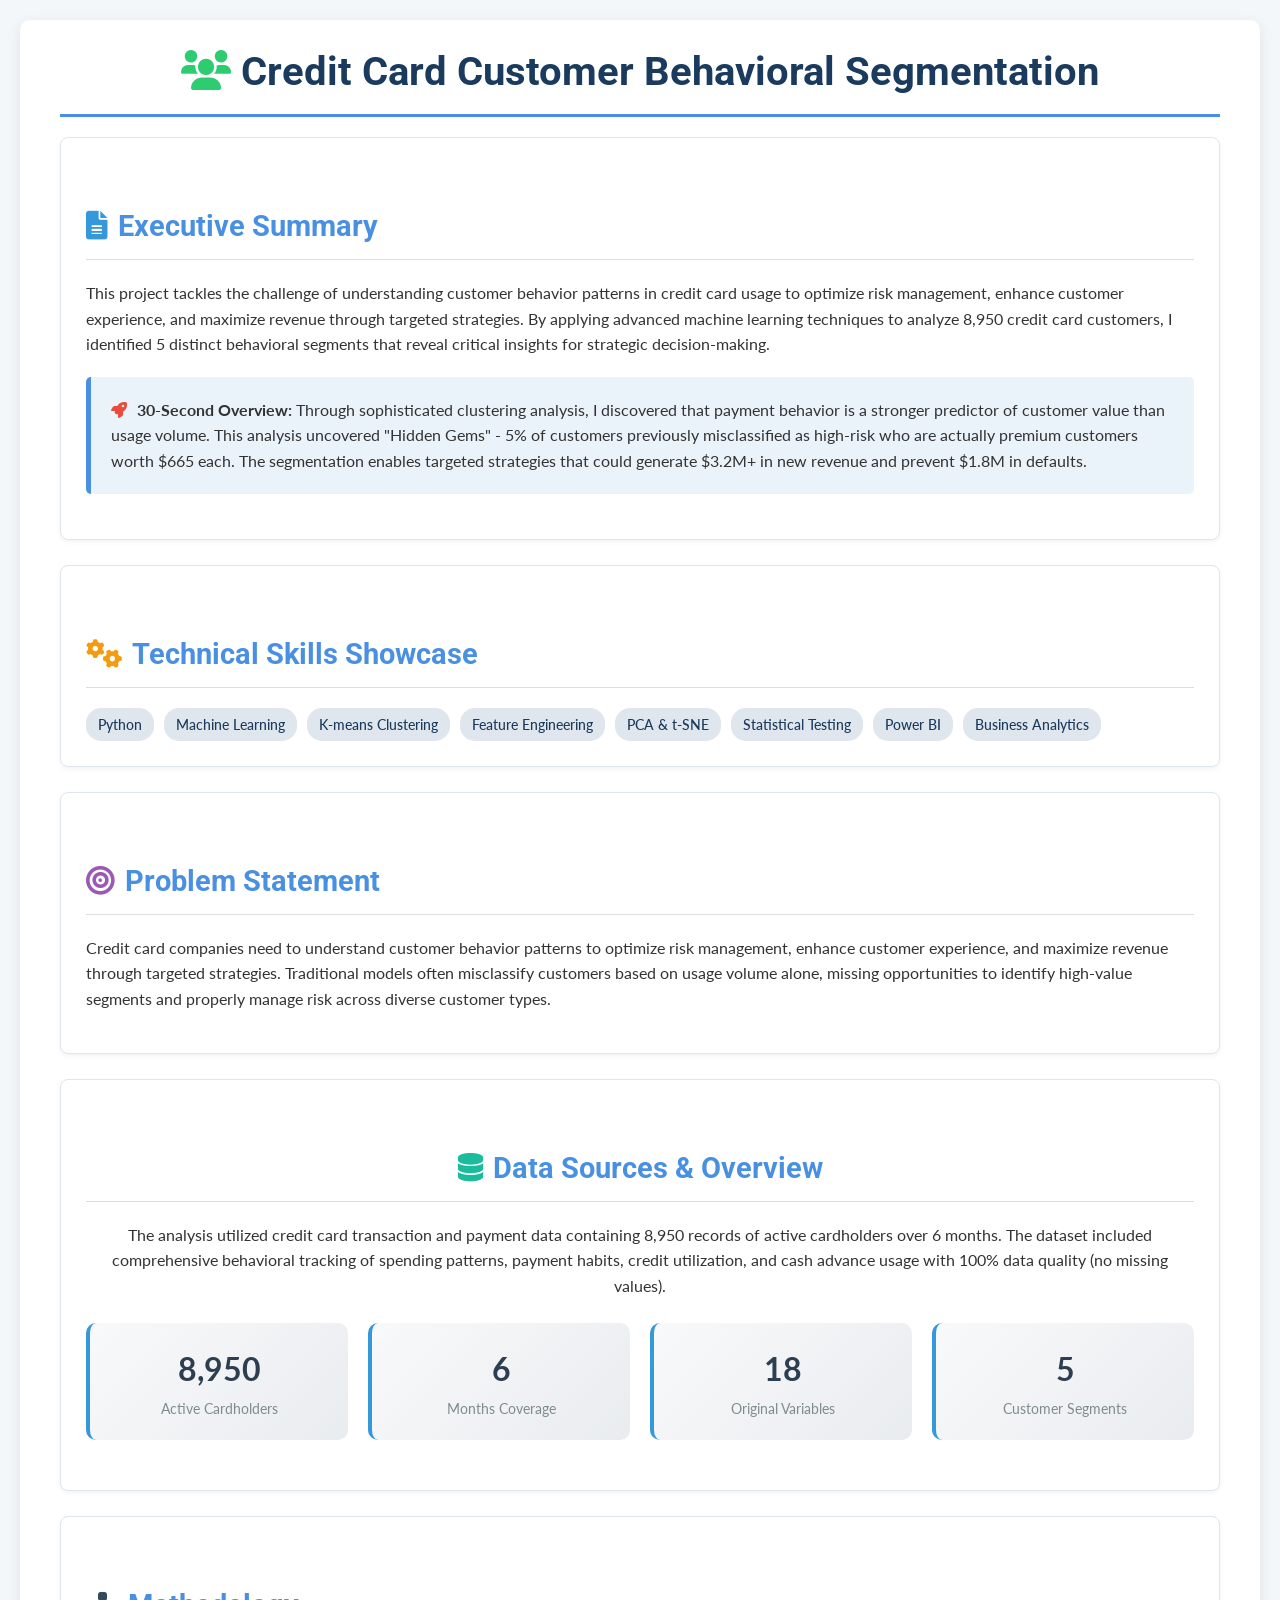
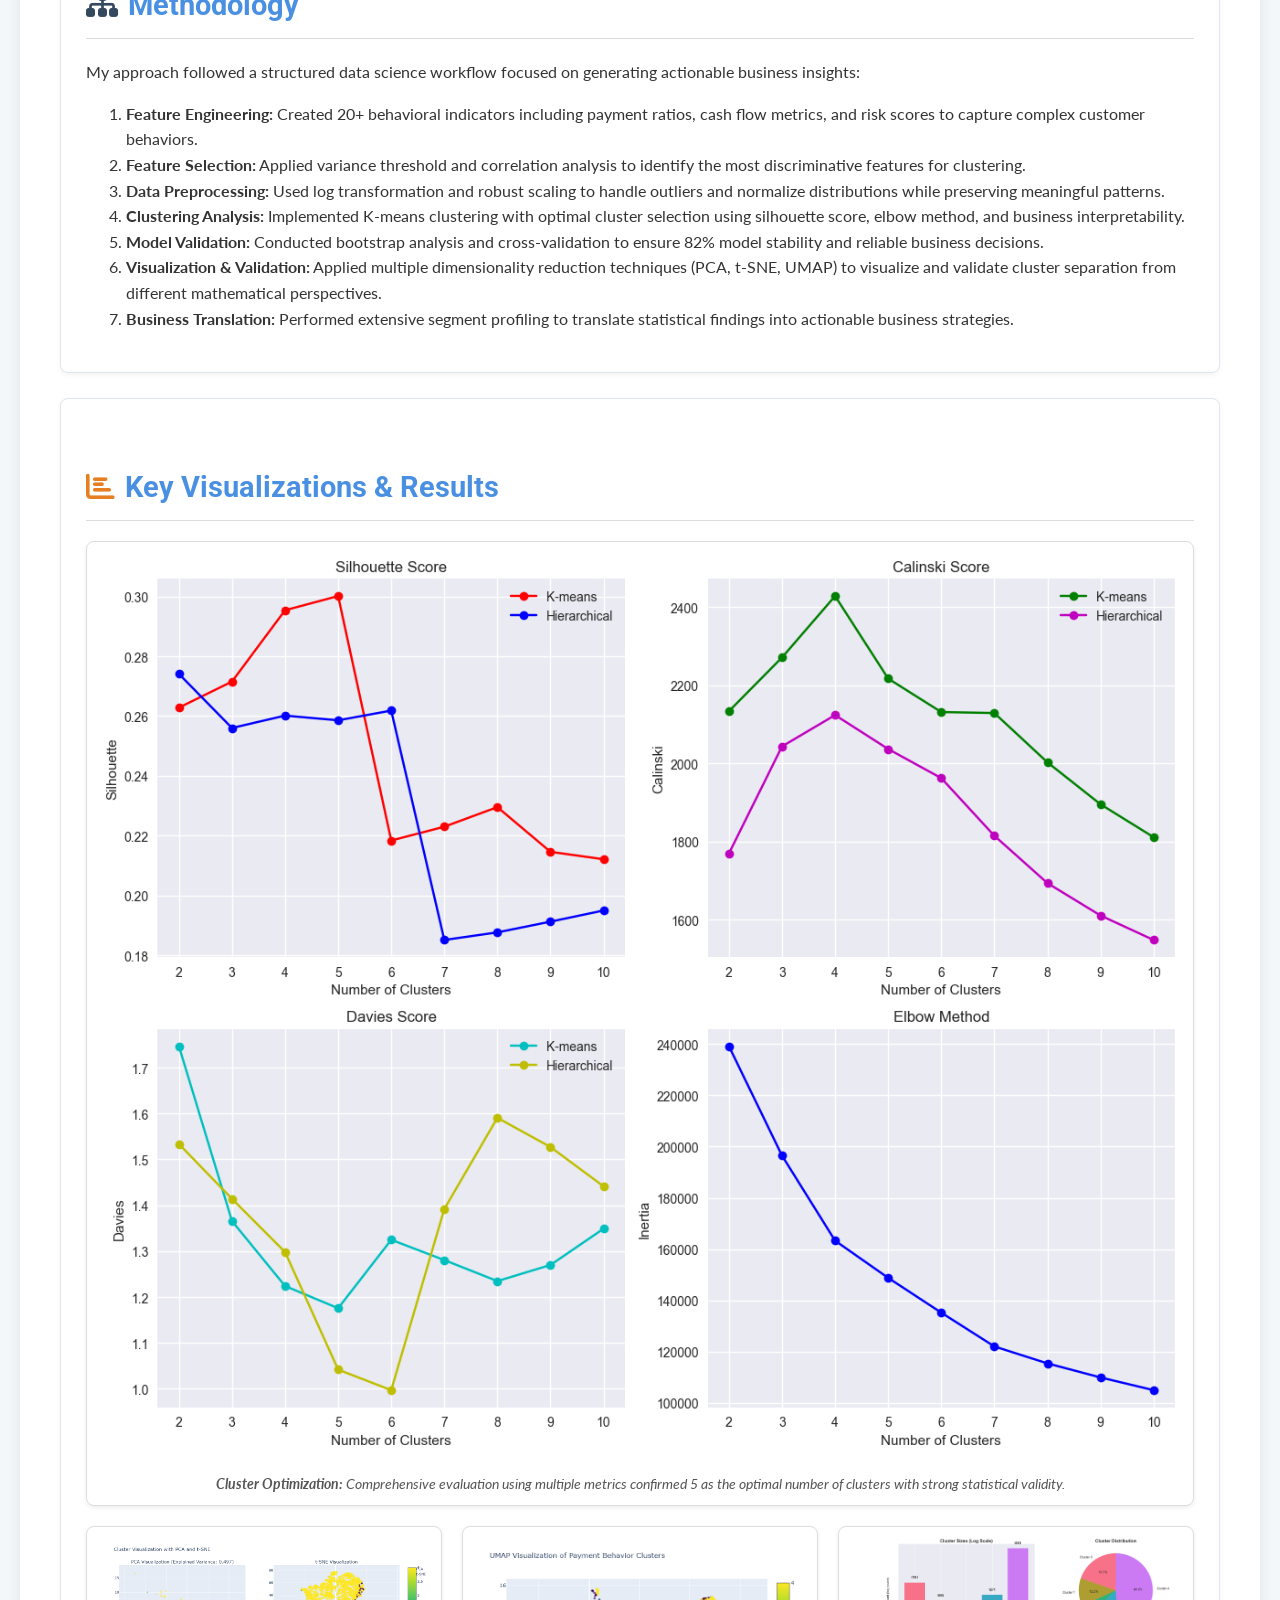
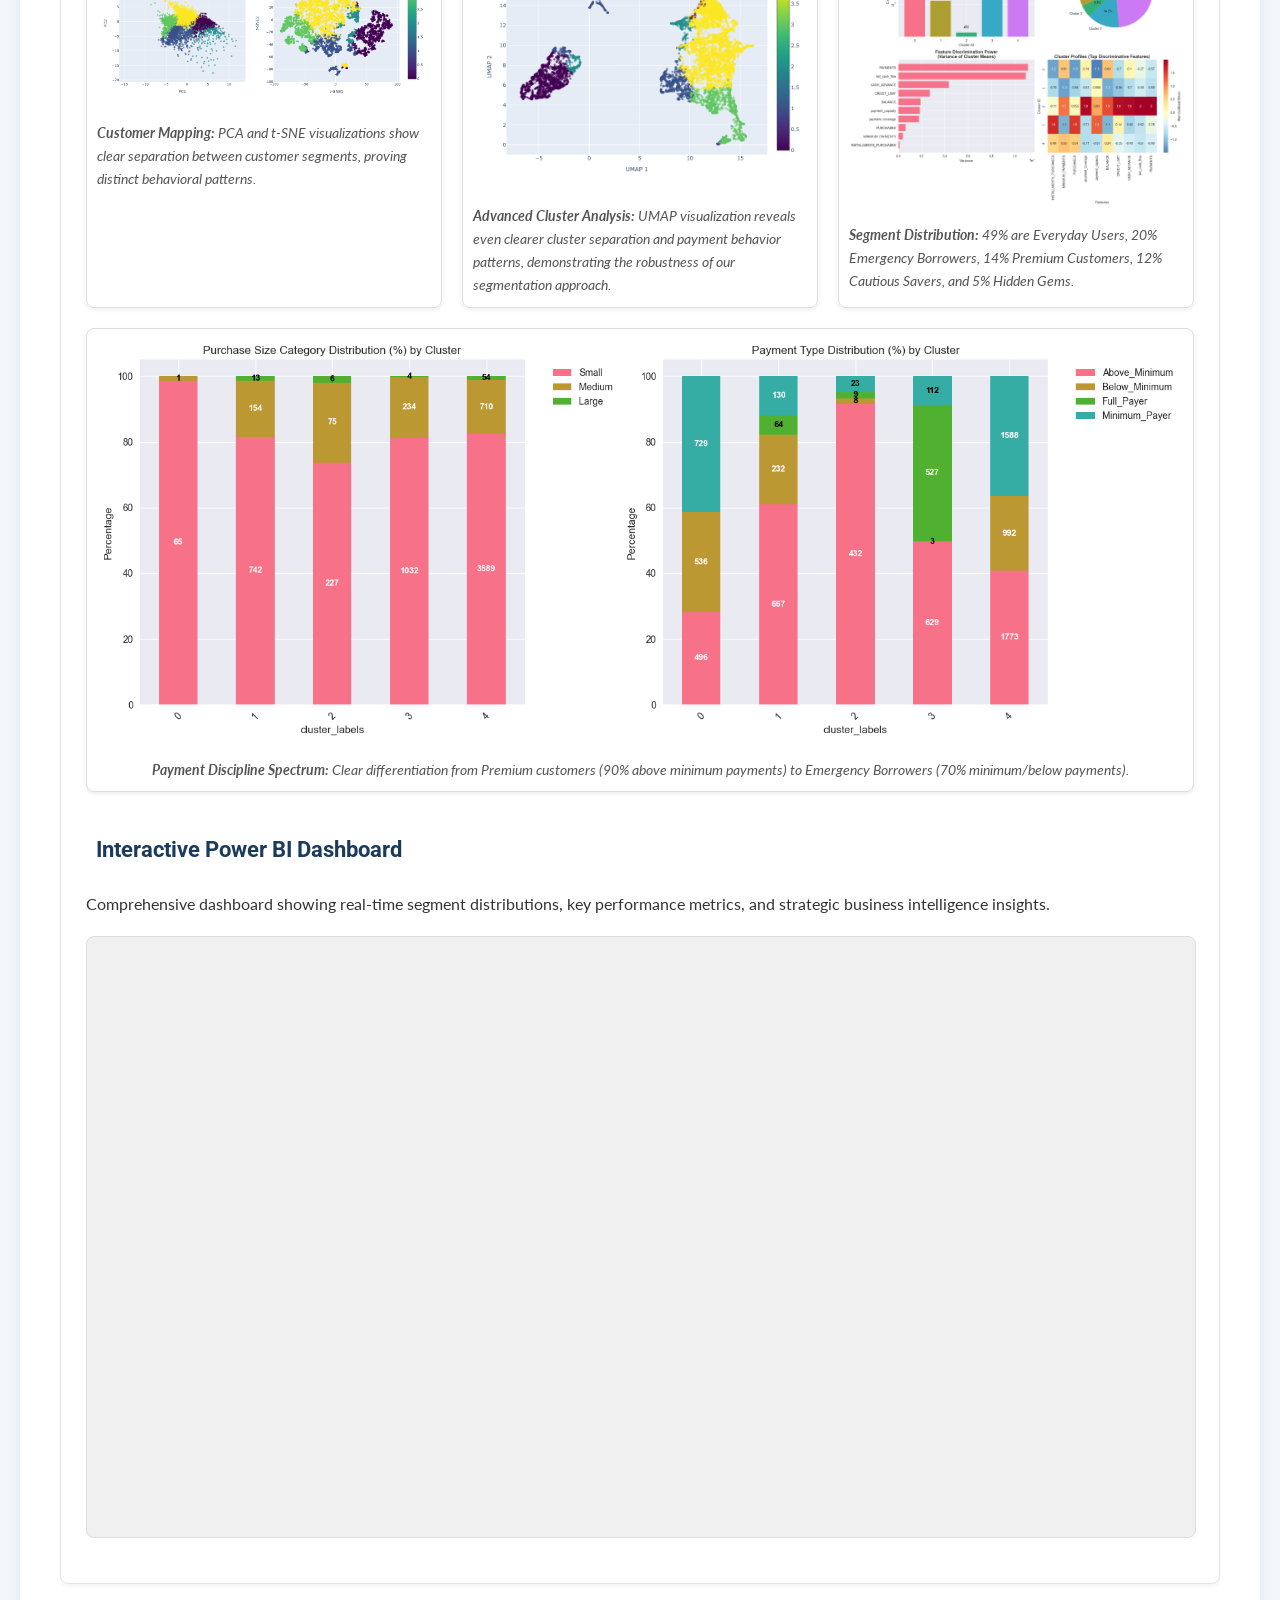
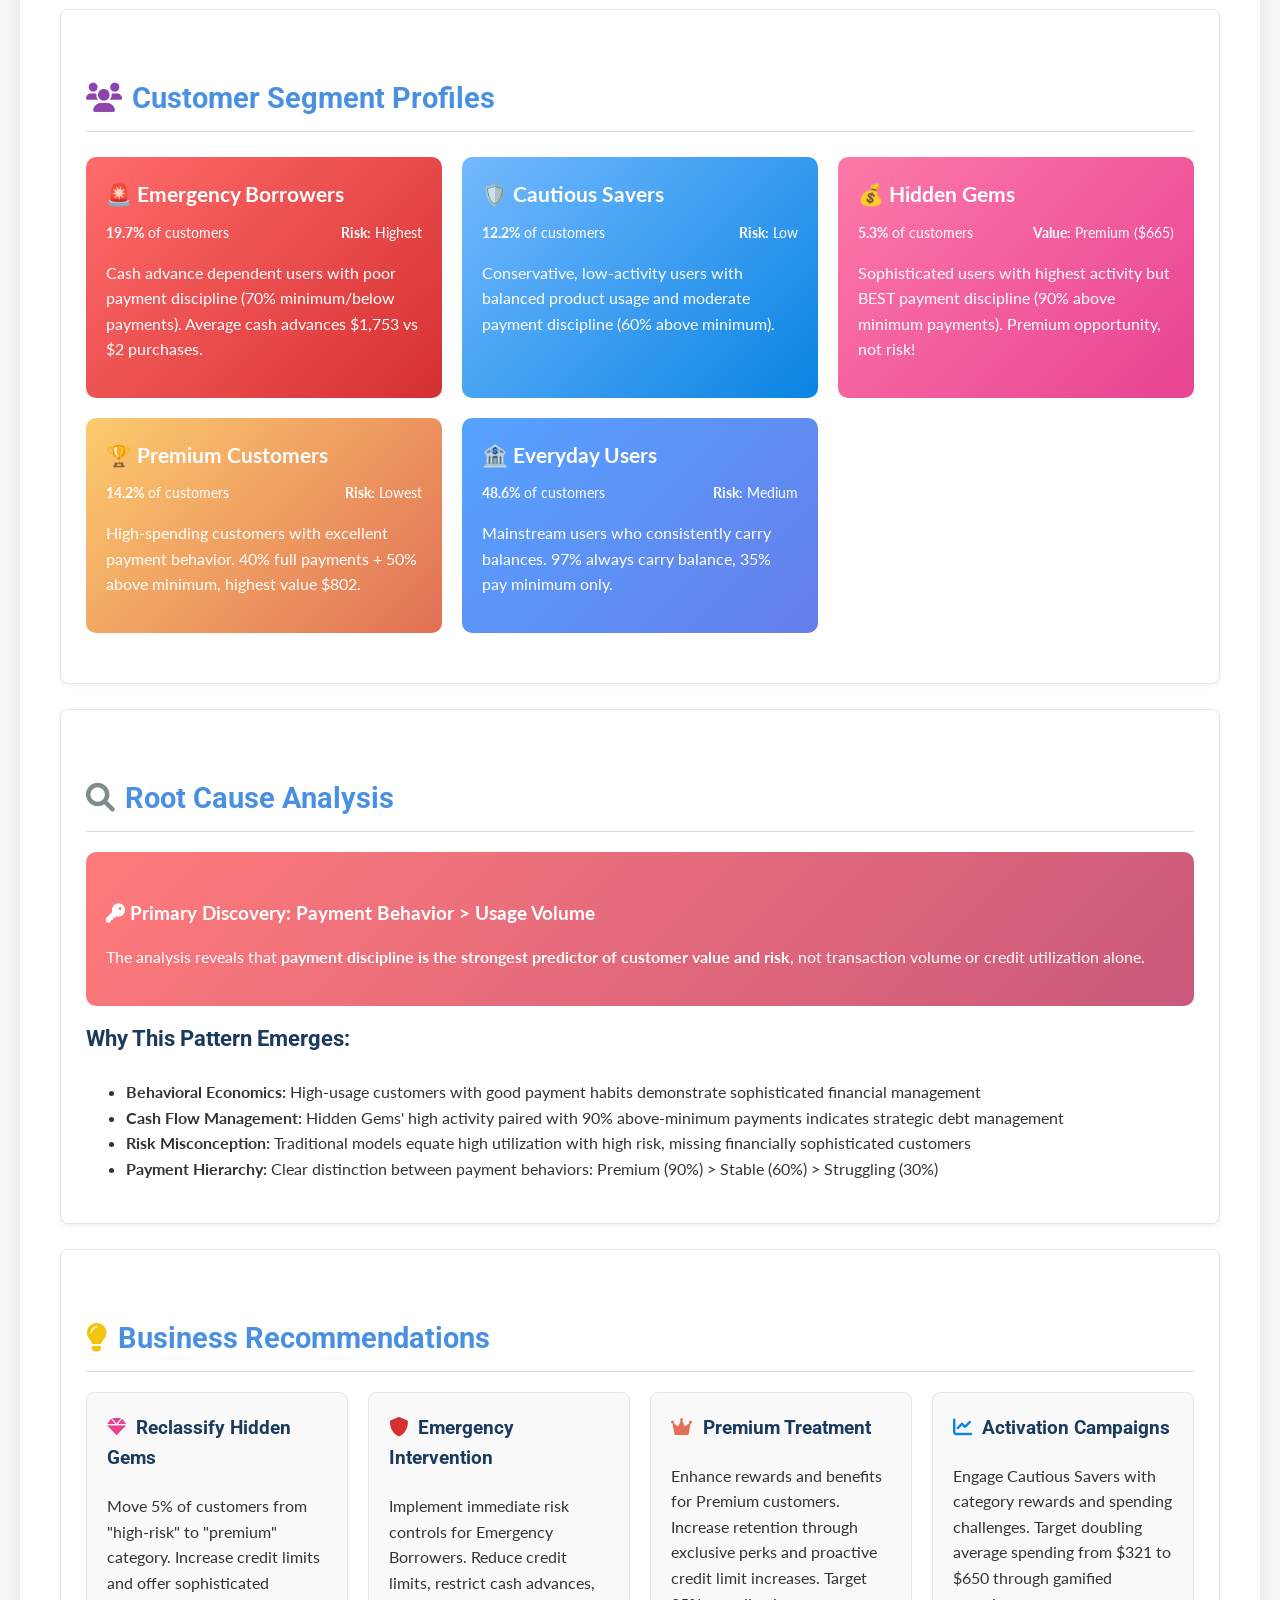
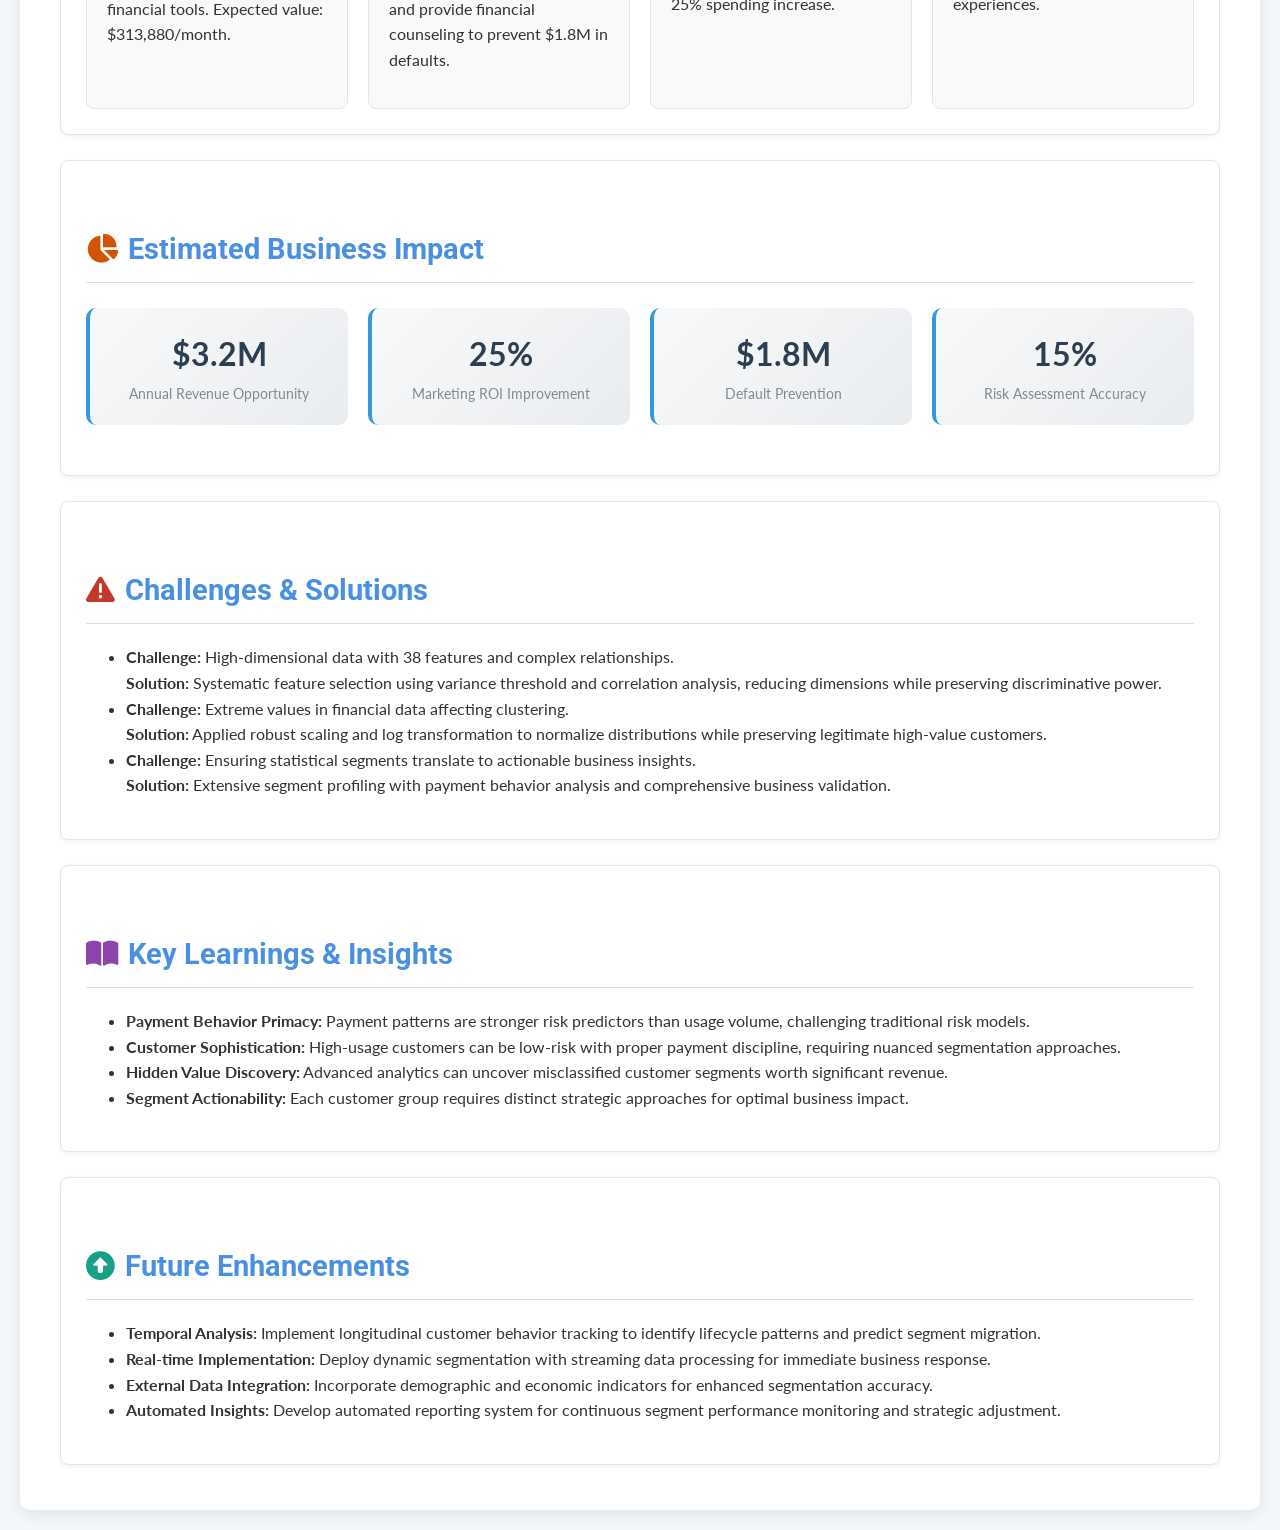
<file: projects/credit_card_user_behavior_segmentation/analysis.html>
<!DOCTYPE html>
<html lang="en">
<head>
    <meta charset="UTF-8">
    <meta name="viewport" content="width=device-width, initial-scale=1.0">
    <title>Credit Card Customer Behavioral Segmentation | Project Presentation</title>
    <link rel="preconnect" href="https://fonts.googleapis.com">
    <link rel="preconnect" href="https://fonts.gstatic.com" crossorigin>
    <link href="https://fonts.googleapis.com/css2?family=Lato:wght@400;700&family=Roboto:wght@400;500;700&display=swap" rel="stylesheet">
    <link rel="stylesheet" href="https://cdnjs.cloudflare.com/ajax/libs/font-awesome/6.0.0-beta3/css/all.min.css">
    <style>
        body {
            font-family: 'Lato', sans-serif;
            background-color: #f4f7f9;
            color: #333;
            margin: 0;
            padding: 20px;
            line-height: 1.6;
        }
        .container {
            max-width: 1200px;
            margin: auto;
            background: #fff;
            padding: 20px 40px;
            border-radius: 10px;
            box-shadow: 0 4px 15px rgba(0,0,0,0.08);
        }
        h1, h2, h3 {
            font-family: 'Roboto', sans-serif;
            color: #1a3b5d;
            margin-top: 0;
        }
        h1 {
            text-align: center;
            font-size: 2.5em;
            margin-bottom: 20px;
            border-bottom: 3px solid #4a90e2;
            padding-bottom: 10px;
        }
        h2 {
            font-size: 1.8em;
            color: #4a90e2;
            margin-top: 40px;
            margin-bottom: 20px;
            border-bottom: 1px solid #ddd;
            padding-bottom: 10px;
        }
        h3 {
            font-size: 1.4em;
            color: #1a3b5d;
        }
        .card {
            background: #ffffff;
            border: 1px solid #e0e6ed;
            border-radius: 8px;
            padding: 25px;
            margin-bottom: 25px;
            box-shadow: 0 2px 5px rgba(0,0,0,0.05);
        }
        .highlight-box {
            background-color: #eaf2fa;
            border-left: 5px solid #4a90e2;
            padding: 20px;
            margin: 20px 0;
            border-radius: 5px;
        }
        .highlight-box p { margin: 0; }
        .tech-stack {
            display: flex;
            flex-wrap: wrap;
            gap: 10px;
        }
        .tech-badge {
            background-color: #e0e6ed;
            color: #1a3b5d;
            padding: 5px 12px;
            border-radius: 15px;
            font-size: 0.9em;
            font-weight: 500;
        }
        .grid-container {
            display: grid;
            grid-template-columns: repeat(auto-fit, minmax(300px, 1fr));
            gap: 20px;
        }
        .img-container {
            border: 1px solid #ddd;
            border-radius: 8px;
            padding: 10px;
            box-shadow: 0 2px 4px rgba(0,0,0,0.07);
            display: inline-block;
            max-width: 100%;
        }
        .text-center {
            text-align: center;
        }
        .img-container img {
            max-width: 100%;
            height: auto;
            border-radius: 4px;
        }
        .img-container figcaption {
            margin-top: 10px;
            font-size: 0.9em;
            color: #555;
            font-style: italic;
        }
        .recommendations {
            display: grid;
            grid-template-columns: repeat(auto-fit, minmax(250px, 1fr));
            gap: 20px;
        }
        .rec-card {
            background: #f9f9f9;
            border: 1px solid #e0e6ed;
            padding: 20px;
            border-radius: 8px;
        }
        .rec-card h3 { margin-top: 0; font-size: 1.2em; }
        .powerbi-container {
            width: 100%;
            height: 600px;
            background: #f0f0f0;
            border: 1px solid #ddd;
            border-radius: 8px;
            margin: 20px 0;
            overflow: hidden;
        }
        .powerbi-container iframe {
            width: 100%;
            height: 100%;
            border: none;
        }
        .icon {
            padding-right: 10px;
        }
        .stats-grid {
            display: grid;
            grid-template-columns: repeat(auto-fit, minmax(200px, 1fr));
            gap: 20px;
            margin: 25px 0;
        }
        .stat-card {
            background: linear-gradient(135deg, #f8f9fa, #e9ecef);
            padding: 20px;
            border-radius: 10px;
            text-align: center;
            border-left: 4px solid #3498db;
        }
        .stat-number {
            font-size: 2em;
            font-weight: 700;
            color: #2c3e50;
            display: block;
        }
        .stat-label {
            color: #7f8c8d;
            font-size: 0.9em;
            margin-top: 5px;
        }
        .segments-grid {
            display: grid;
            grid-template-columns: repeat(auto-fit, minmax(300px, 1fr));
            gap: 20px;
            margin: 25px 0;
        }
        .segment-card {
            border-radius: 10px;
            padding: 20px;
            color: white;
            position: relative;
            overflow: hidden;
        }
        .segment-0 { background: linear-gradient(135deg, #ff6b6b, #d63031); }
        .segment-1 { background: linear-gradient(135deg, #74b9ff, #0984e3); }
        .segment-2 { background: linear-gradient(135deg, #fd79a8, #e84393); }
        .segment-3 { background: linear-gradient(135deg, #fdcb6e, #e17055); }
        .segment-4 { background: linear-gradient(135deg, #55a3ff, #667eea); }
        .segment-title {
            font-size: 1.3em;
            font-weight: 700;
            margin-bottom: 10px;
        }
        .segment-stats {
            display: flex;
            justify-content: space-between;
            margin: 10px 0;
            font-size: 0.9em;
        }
        code {
            font-size: 0.95em;
            background-color: #eef;
            padding: 2px 5px;
            border-radius: 4px;
        }
        .insight-box {
            background: linear-gradient(135deg, #ff7b7b, #c9597b);
            color: white;
            padding: 20px;
            border-radius: 10px;
            margin: 15px 0;
        }
        .insight-box h4 {
            margin-bottom: 10px;
            font-size: 1.2em;
        }
        /* Responsive adjustments for mobile */
        @media (max-width: 768px) {
            .powerbi-container {
                height: 500px;
            }
        }
        @media (max-width: 480px) {
            .powerbi-container {
                height: 400px;
            }
        }

        /* Modal styles for image zoom functionality */
        .modal {
            display: none;
            position: fixed;
            z-index: 1000;
            left: 0;
            top: 0;
            width: 100%;
            height: 100%;
            background-color: rgba(0, 0, 0, 0.9);
        }

        .modal-content {
            margin: auto;
            display: block;
            max-width: 90%;
            max-height: 90%;
            margin-top: 2%;
        }

        .close {
            position: absolute;
            top: 15px;
            right: 35px;
            color: #f1f1f1;
            font-size: 40px;
            font-weight: bold;
            transition: 0.3s;
            cursor: pointer;
        }

        .close:hover,
        .close:focus {
            color: #bbb;
            text-decoration: none;
            cursor: pointer;
        }

        .modal-caption {
            margin: auto;
            display: block;
            width: 80%;
            max-width: 700px;
            text-align: center;
            color: #ccc;
            padding: 10px 0;
        }

        /* Make images clickable with zoom cursor */
        .img-container img {
            cursor: zoom-in;
            transition: transform 0.2s ease;
        }

        .img-container img:hover {
            transform: scale(1.02);
        }
        
        /* Responsive adjustments for modal */
        @media (max-width: 768px) {
            .modal-content {
                max-width: 95%;
                max-height: 85%;
            }

            .close {
                font-size: 30px;
                right: 20px;
                top: 10px;
            }
        }
    </style>
</head>
<body>
    <div class="container">
        <h1><i class="fas fa-users icon" style="color: #2ecc71;padding-right: 10px"></i>Credit Card Customer Behavioral Segmentation</h1>

        <!-- 1. Executive Summary -->
        <div class="card">
            <h2><i class="fas fa-file-alt icon" style="color: #3498db;padding-right: 10px"></i>Executive Summary</h2>
            <p>This project tackles the challenge of understanding customer behavior patterns in credit card usage to optimize risk management, enhance customer experience, and maximize revenue through targeted strategies. By applying advanced machine learning techniques to analyze 8,950 credit card customers, I identified 5 distinct behavioral segments that reveal critical insights for strategic decision-making.</p>
            <div class="highlight-box">
                <p><strong><i class="fas fa-rocket icon" style="color: #e74c3c;padding-right: 10px"></i>30-Second Overview:</strong> Through sophisticated clustering analysis, I discovered that payment behavior is a stronger predictor of customer value than usage volume. This analysis uncovered "Hidden Gems" - 5% of customers previously misclassified as high-risk who are actually premium customers worth $665 each. The segmentation enables targeted strategies that could generate $3.2M+ in new revenue and prevent $1.8M in defaults.</p>
            </div>
        </div>

        <!-- 2. Technical Skills Showcase -->
        <div class="card">
            <h2><i class="fas fa-cogs icon" style="color: #f39c12;padding-right: 10px"></i>Technical Skills Showcase</h2>
            <div class="tech-stack">
                <span class="tech-badge">Python</span>
                <span class="tech-badge">Machine Learning</span>
                <span class="tech-badge">K-means Clustering</span>
                <span class="tech-badge">Feature Engineering</span>
                <span class="tech-badge">PCA & t-SNE</span>
                <span class="tech-badge">Statistical Testing</span>
                <span class="tech-badge">Power BI</span>
                <span class="tech-badge">Business Analytics</span>
            </div>
        </div>

        <!-- 3. Problem Statement -->
        <div class="card">
            <h2><i class="fas fa-bullseye icon" style="color: #9b59b6;padding-right: 10px"></i>Problem Statement</h2>
            <p>Credit card companies need to understand customer behavior patterns to optimize risk management, enhance customer experience, and maximize revenue through targeted strategies. Traditional models often misclassify customers based on usage volume alone, missing opportunities to identify high-value segments and properly manage risk across diverse customer types.</p>
        </div>

        <!-- 4. Data Sources & Overview -->
        <div class="card text-center">
            <h2><i class="fas fa-database icon" style="color: #1abc9c;padding-right: 10px"></i>Data Sources & Overview</h2>
            <p>The analysis utilized credit card transaction and payment data containing 8,950 records of active cardholders over 6 months. The dataset included comprehensive behavioral tracking of spending patterns, payment habits, credit utilization, and cash advance usage with 100% data quality (no missing values).</p>
            
            <div class="stats-grid">
                <div class="stat-card">
                    <span class="stat-number">8,950</span>
                    <span class="stat-label">Active Cardholders</span>
                </div>
                <div class="stat-card">
                    <span class="stat-number">6</span>
                    <span class="stat-label">Months Coverage</span>
                </div>
                <div class="stat-card">
                    <span class="stat-number">18</span>
                    <span class="stat-label">Original Variables</span>
                </div>
                <div class="stat-card">
                    <span class="stat-number">5</span>
                    <span class="stat-label">Customer Segments</span>
                </div>
            </div>
        </div>

        <!-- 5. Methodology -->
        <div class="card">
            <h2><i class="fas fa-sitemap icon" style="color: #34495e;padding-right: 10px"></i>Methodology</h2>
            <p>My approach followed a structured data science workflow focused on generating actionable business insights:</p>
            <ol>
                <li><strong>Feature Engineering:</strong> Created 20+ behavioral indicators including payment ratios, cash flow metrics, and risk scores to capture complex customer behaviors.</li>
                <li><strong>Feature Selection:</strong> Applied variance threshold and correlation analysis to identify the most discriminative features for clustering.</li>
                <li><strong>Data Preprocessing:</strong> Used log transformation and robust scaling to handle outliers and normalize distributions while preserving meaningful patterns.</li>
                <li><strong>Clustering Analysis:</strong> Implemented K-means clustering with optimal cluster selection using silhouette score, elbow method, and business interpretability.</li>
                <li><strong>Model Validation:</strong> Conducted bootstrap analysis and cross-validation to ensure 82% model stability and reliable business decisions.</li>
                <li><strong>Visualization & Validation:</strong> Applied multiple dimensionality reduction techniques (PCA, t-SNE, UMAP) to visualize and validate cluster separation from different mathematical perspectives.</li>
                <li><strong>Business Translation:</strong> Performed extensive segment profiling to translate statistical findings into actionable business strategies.</li>
            </ol>
        </div>

        <!-- 6. Key Visualizations & Results -->
        <div class="card">
            <h2><i class="fas fa-chart-bar icon" style="color: #e67e22;padding-right: 10px"></i>Key Visualizations & Results</h2>
            
            <div class="img-container text-center" style="margin-bottom: 20px;">
                <img src="images/output.png" alt="Clustering Evaluation Metrics" class="zoomable-img" data-zoom="true">
                <figcaption><strong>Cluster Optimization:</strong> Comprehensive evaluation using multiple metrics confirmed 5 as the optimal number of clusters with strong statistical validity.</figcaption>
            </div>

            <div class="grid-container">
                <div class="img-container">
                    <img src="images/newplot.png" alt="PCA and t-SNE Cluster Visualization" class="zoomable-img" data-zoom="true">
                    <figcaption><strong>Customer Mapping:</strong> PCA and t-SNE visualizations show clear separation between customer segments, proving distinct behavioral patterns.</figcaption>
                </div>
                <div class="img-container">
                    <img src="images/newplot2.png" alt="UMAP Visualization of Payment Behavior Clusters" class="zoomable-img" data-zoom="true">
                    <figcaption><strong>Advanced Cluster Analysis:</strong> UMAP visualization reveals even clearer cluster separation and payment behavior patterns, demonstrating the robustness of our segmentation approach.</figcaption>
                </div>
                <div class="img-container">
                    <img src="images/output3.png" alt="Customer Distribution Analysis" class="zoomable-img" data-zoom="true">
                    <figcaption><strong>Segment Distribution:</strong> 49% are Everyday Users, 20% Emergency Borrowers, 14% Premium Customers, 12% Cautious Savers, and 5% Hidden Gems.</figcaption>
                </div>
            </div>

            <div class="img-container text-center" style="margin-top: 20px;">
                <img src="images/output4.png" alt="Payment Behavior Analysis" class="zoomable-img" data-zoom="true">
                <figcaption><strong>Payment Discipline Spectrum:</strong> Clear differentiation from Premium customers (90% above minimum payments) to Emergency Borrowers (70% minimum/below payments).</figcaption>
            </div>
            
            <h3 style="margin-top: 40px;"><i class="fab fa-power-bi icon" style="color: #f2c811;padding-right: 10px"></i>Interactive Power BI Dashboard</h3>
            <p>Comprehensive dashboard showing real-time segment distributions, key performance metrics, and strategic business intelligence insights.</p>
            <div class="powerbi-container">
                <iframe title="credit_card_user_behavior" src="https://app.powerbi.com/view?r=eyJrIjoiYzNjNDBiZWItNDRkMS00NDQ3LWE3NmMtNGI2ZWRlMzA5YzVlIiwidCI6IjhjY2M5ZDBkLTA3YmMtNDZlNS05NDg3LTUzNWFiYWY4N2ViMSJ9" frameborder="0" allowFullScreen="true"></iframe>
            </div>
        </div>

        <!-- 7. Customer Segments -->
        <div class="card">
            <h2><i class="fas fa-users icon" style="color: #8e44ad;padding-right: 10px"></i>Customer Segment Profiles</h2>
            <div class="segments-grid">
                <div class="segment-card segment-0">
                    <div class="segment-title">🚨 Emergency Borrowers</div>
                    <div class="segment-stats">
                        <span><strong>19.7%</strong> of customers</span>
                        <span><strong>Risk:</strong> Highest</span>
                    </div>
                    <p>Cash advance dependent users with poor payment discipline (70% minimum/below payments). Average cash advances $1,753 vs $2 purchases.</p>
                </div>

                <div class="segment-card segment-1">
                    <div class="segment-title">🛡️ Cautious Savers</div>
                    <div class="segment-stats">
                        <span><strong>12.2%</strong> of customers</span>
                        <span><strong>Risk:</strong> Low</span>
                    </div>
                    <p>Conservative, low-activity users with balanced product usage and moderate payment discipline (60% above minimum).</p>
                </div>

                <div class="segment-card segment-2">
                    <div class="segment-title">💰 Hidden Gems</div>
                    <div class="segment-stats">
                        <span><strong>5.3%</strong> of customers</span>
                        <span><strong>Value:</strong> Premium ($665)</span>
                    </div>
                    <p>Sophisticated users with highest activity but BEST payment discipline (90% above minimum payments). Premium opportunity, not risk!</p>
                </div>

                <div class="segment-card segment-3">
                    <div class="segment-title">🏆 Premium Customers</div>
                    <div class="segment-stats">
                        <span><strong>14.2%</strong> of customers</span>
                        <span><strong>Risk:</strong> Lowest</span>
                    </div>
                    <p>High-spending customers with excellent payment behavior. 40% full payments + 50% above minimum, highest value $802.</p>
                </div>

                <div class="segment-card segment-4">
                    <div class="segment-title">🏦 Everyday Users</div>
                    <div class="segment-stats">
                        <span><strong>48.6%</strong> of customers</span>
                        <span><strong>Risk:</strong> Medium</span>
                    </div>
                    <p>Mainstream users who consistently carry balances. 97% always carry balance, 35% pay minimum only.</p>
                </div>
            </div>
        </div>

        <!-- 8. Root Cause Analysis -->
        <div class="card">
            <h2><i class="fas fa-search icon" style="color: #7f8c8d;padding-right: 10px"></i>Root Cause Analysis</h2>
            
            <div class="insight-box">
                <h4><i class="fas fa-key"></i> Primary Discovery: Payment Behavior > Usage Volume</h4>
                <p>The analysis reveals that <strong>payment discipline is the strongest predictor of customer value and risk</strong>, not transaction volume or credit utilization alone.</p>
            </div>

            <h3>Why This Pattern Emerges:</h3>
            <ul>
                <li><strong>Behavioral Economics:</strong> High-usage customers with good payment habits demonstrate sophisticated financial management</li>
                <li><strong>Cash Flow Management:</strong> Hidden Gems' high activity paired with 90% above-minimum payments indicates strategic debt management</li>
                <li><strong>Risk Misconception:</strong> Traditional models equate high utilization with high risk, missing financially sophisticated customers</li>
                <li><strong>Payment Hierarchy:</strong> Clear distinction between payment behaviors: Premium (90%) > Stable (60%) > Struggling (30%)</li>
            </ul>
        </div>

        <!-- 9. Business Recommendations -->
        <div class="card">
            <h2><i class="fas fa-lightbulb icon" style="color: #f1c40f;padding-right: 10px"></i>Business Recommendations</h2>
            <div class="recommendations">
                <div class="rec-card">
                    <h3><i class="fas fa-gem icon" style="color: #e84393;padding-right: 10px"></i>Reclassify Hidden Gems</h3>
                    <p>Move 5% of customers from "high-risk" to "premium" category. Increase credit limits and offer sophisticated financial tools. Expected value: $313,880/month.</p>
                </div>
                <div class="rec-card">
                    <h3><i class="fas fa-shield-alt icon" style="color: #d63031;padding-right: 10px"></i>Emergency Intervention</h3>
                    <p>Implement immediate risk controls for Emergency Borrowers. Reduce credit limits, restrict cash advances, and provide financial counseling to prevent $1.8M in defaults.</p>
                </div>
                <div class="rec-card">
                    <h3><i class="fas fa-crown icon" style="color: #e17055;padding-right: 10px"></i>Premium Treatment</h3>
                    <p>Enhance rewards and benefits for Premium customers. Increase retention through exclusive perks and proactive credit limit increases. Target 25% spending increase.</p>
                </div>
                <div class="rec-card">
                    <h3><i class="fas fa-chart-line icon" style="color: #0984e3;padding-right: 10px"></i>Activation Campaigns</h3>
                    <p>Engage Cautious Savers with category rewards and spending challenges. Target doubling average spending from $321 to $650 through gamified experiences.</p>
                </div>
            </div>
        </div>

        <!-- 10. Estimated Business Impact -->
        <div class="card">
            <h2><i class="fas fa-chart-pie icon" style="color: #d35400;padding-right: 10px"></i>Estimated Business Impact</h2>
            <div class="stats-grid">
                <div class="stat-card">
                    <span class="stat-number">$3.2M</span>
                    <span class="stat-label">Annual Revenue Opportunity</span>
                </div>
                <div class="stat-card">
                    <span class="stat-number">25%</span>
                    <span class="stat-label">Marketing ROI Improvement</span>
                </div>
                <div class="stat-card">
                    <span class="stat-number">$1.8M</span>
                    <span class="stat-label">Default Prevention</span>
                </div>
                <div class="stat-card">
                    <span class="stat-number">15%</span>
                    <span class="stat-label">Risk Assessment Accuracy</span>
                </div>
            </div>
        </div>

        <!-- 11. Challenges & Solutions -->
        <div class="card">
            <h2><i class="fas fa-exclamation-triangle icon" style="color: #c0392b;padding-right: 10px"></i>Challenges & Solutions</h2>
            <ul>
                <li><strong>Challenge:</strong> High-dimensional data with 38 features and complex relationships. <br><strong>Solution:</strong> Systematic feature selection using variance threshold and correlation analysis, reducing dimensions while preserving discriminative power.</li>
                <li><strong>Challenge:</strong> Extreme values in financial data affecting clustering. <br><strong>Solution:</strong> Applied robust scaling and log transformation to normalize distributions while preserving legitimate high-value customers.</li>
                <li><strong>Challenge:</strong> Ensuring statistical segments translate to actionable business insights. <br><strong>Solution:</strong> Extensive segment profiling with payment behavior analysis and comprehensive business validation.</li>
            </ul>
        </div>

        <!-- 12. Key Learnings & Insights -->
        <div class="card">
            <h2><i class="fas fa-book-open icon" style="color: #8e44ad;padding-right: 10px"></i>Key Learnings & Insights</h2>
            <ul>
                <li><strong>Payment Behavior Primacy:</strong> Payment patterns are stronger risk predictors than usage volume, challenging traditional risk models.</li>
                <li><strong>Customer Sophistication:</strong> High-usage customers can be low-risk with proper payment discipline, requiring nuanced segmentation approaches.</li>
                <li><strong>Hidden Value Discovery:</strong> Advanced analytics can uncover misclassified customer segments worth significant revenue.</li>
                <li><strong>Segment Actionability:</strong> Each customer group requires distinct strategic approaches for optimal business impact.</li>
            </ul>
        </div>

        <!-- 13. Future Enhancements -->
        <div class="card">
            <h2><i class="fas fa-arrow-alt-circle-up icon" style="color: #16a085;padding-right: 10px"></i>Future Enhancements</h2>
            <ul>
                <li><strong>Temporal Analysis:</strong> Implement longitudinal customer behavior tracking to identify lifecycle patterns and predict segment migration.</li>
                <li><strong>Real-time Implementation:</strong> Deploy dynamic segmentation with streaming data processing for immediate business response.</li>
                <li><strong>External Data Integration:</strong> Incorporate demographic and economic indicators for enhanced segmentation accuracy.</li>
                <li><strong>Automated Insights:</strong> Develop automated reporting system for continuous segment performance monitoring and strategic adjustment.</li>
            </ul>
        </div>
    </div>

    <!-- Image Modal -->
    <div id="imageModal" class="modal">
        <span class="close">&times;</span>
        <img class="modal-content" id="modalImage">
        <div class="modal-caption" id="caption"></div>
    </div>

    <script>
        // Global function for image zoom functionality that works in both direct access and modal context
        function initializeImageZoom() {
            // Use event delegation to handle clicks on zoomable images
            document.addEventListener('click', function(event) {
                if (event.target.classList.contains('zoomable-img') || event.target.hasAttribute('data-zoom')) {
                    openImageModal(event.target);
                }
            });
        }

        function openImageModal(img) {
            var modal = document.getElementById("imageModal");
            var modalImg = document.getElementById("modalImage");
            var captionText = document.getElementById("caption");
            
            if (modal && modalImg && captionText) {
                modal.style.display = "block";
                modalImg.src = img.src;
                captionText.innerHTML = img.alt;
            }
        }

        // Initialize when DOM is loaded
        document.addEventListener('DOMContentLoaded', function() {
            initializeImageZoom();
            
            // Close modal when clicking the X
            var closeBtn = document.getElementsByClassName("close")[0];
            if (closeBtn) {
                closeBtn.onclick = function() {
                    document.getElementById("imageModal").style.display = "none";
                }
            }
        });

        // Close modal when clicking outside the image
        window.addEventListener('click', function(event) {
            var modal = document.getElementById("imageModal");
            if (event.target === modal) {
                modal.style.display = "none";
            }
        });

        // Close modal with Escape key
        document.addEventListener('keydown', function(event) {
            if (event.key === 'Escape') {
                var modal = document.getElementById("imageModal");
                if (modal && modal.style.display === "block") {
                    modal.style.display = "none";
                }
            }
        });

        // Make this function available globally for modal context
        window.openImageModal = openImageModal;
        window.initializeImageZoom = initializeImageZoom;
    </script>
</body>
</html>
</file>
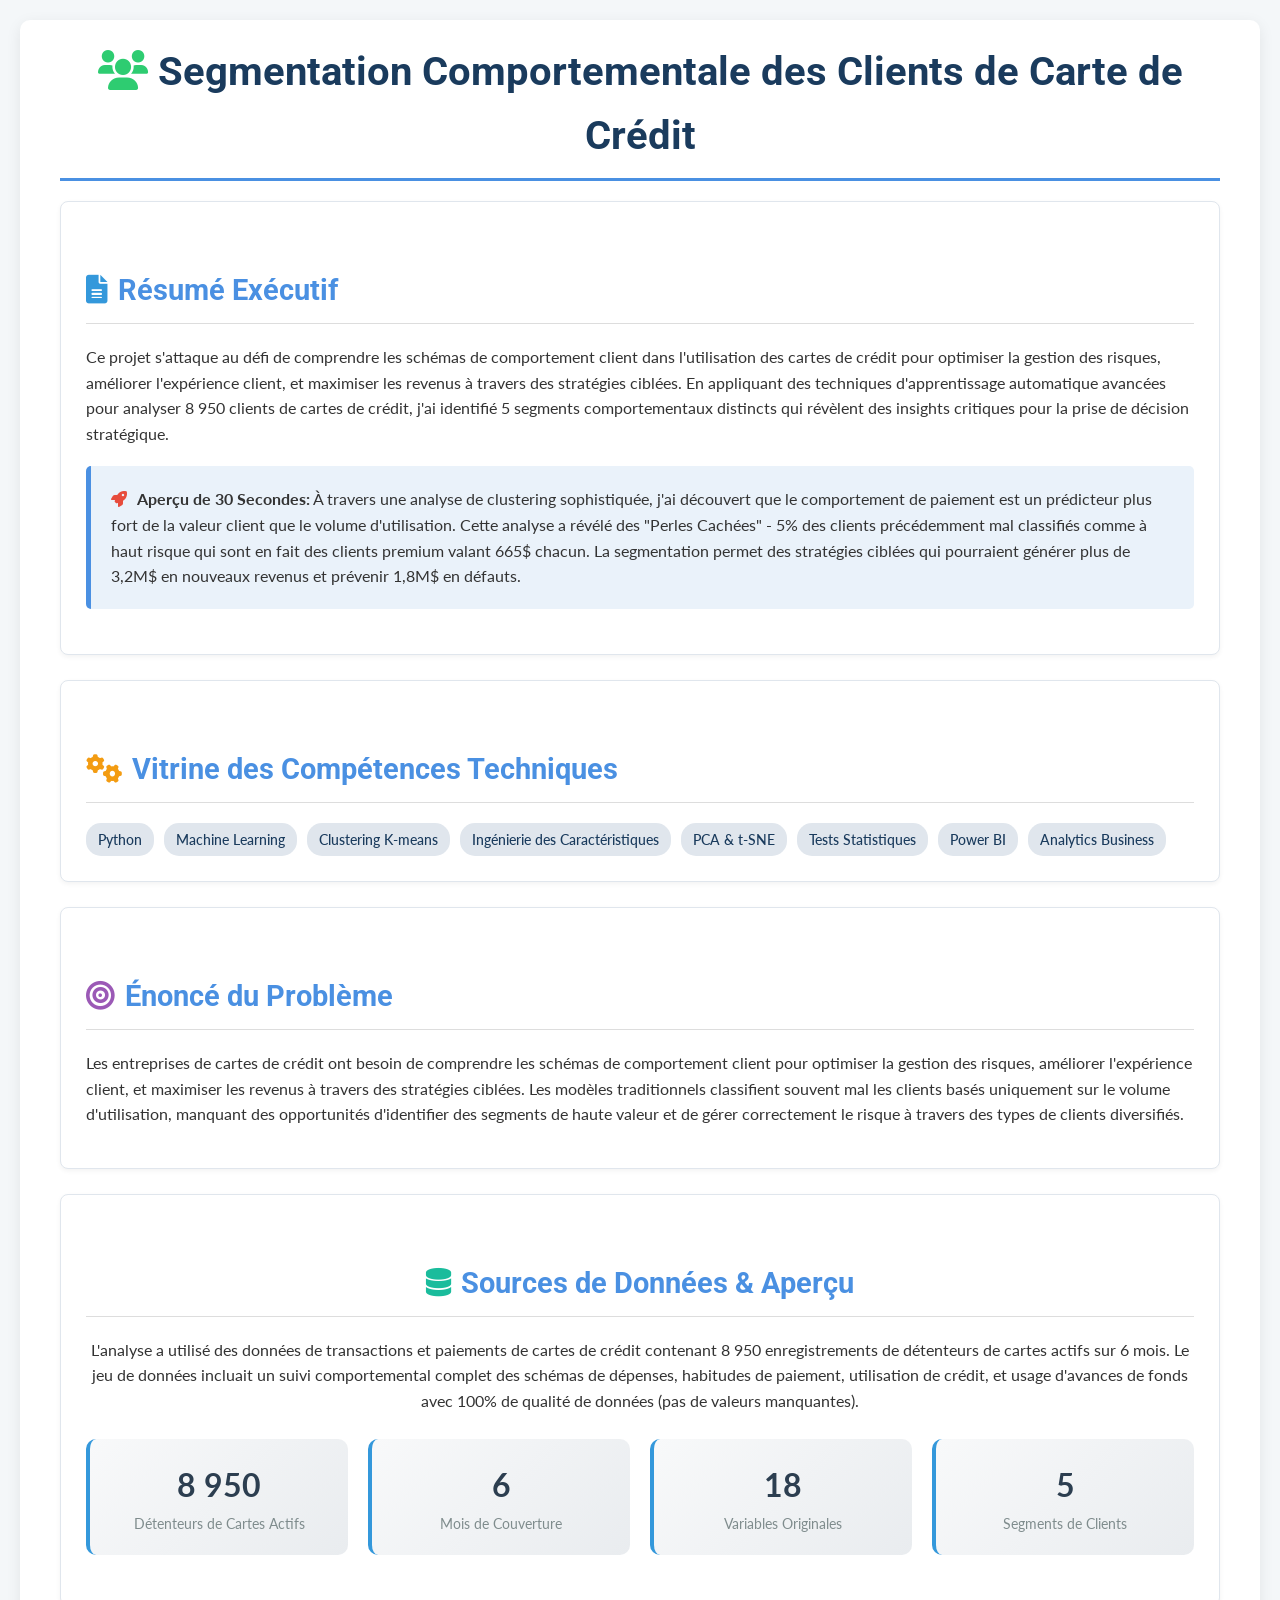
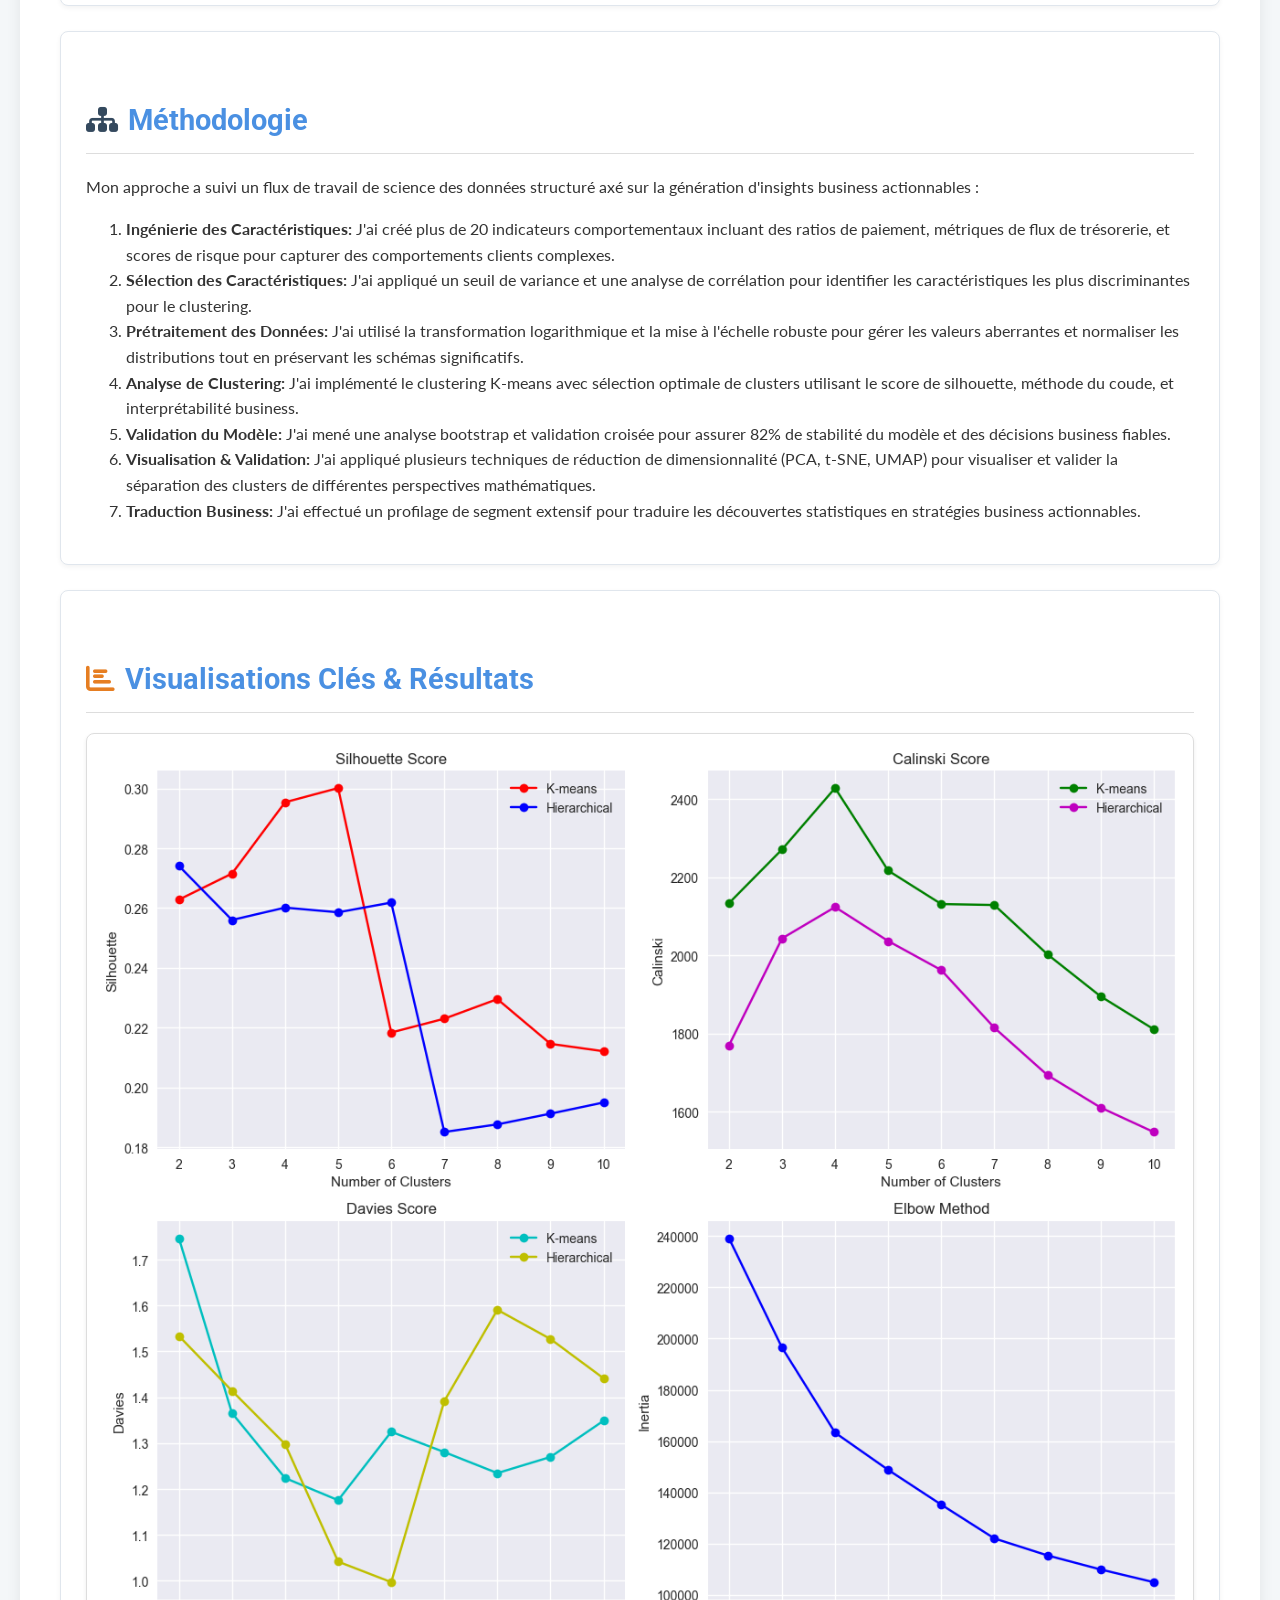
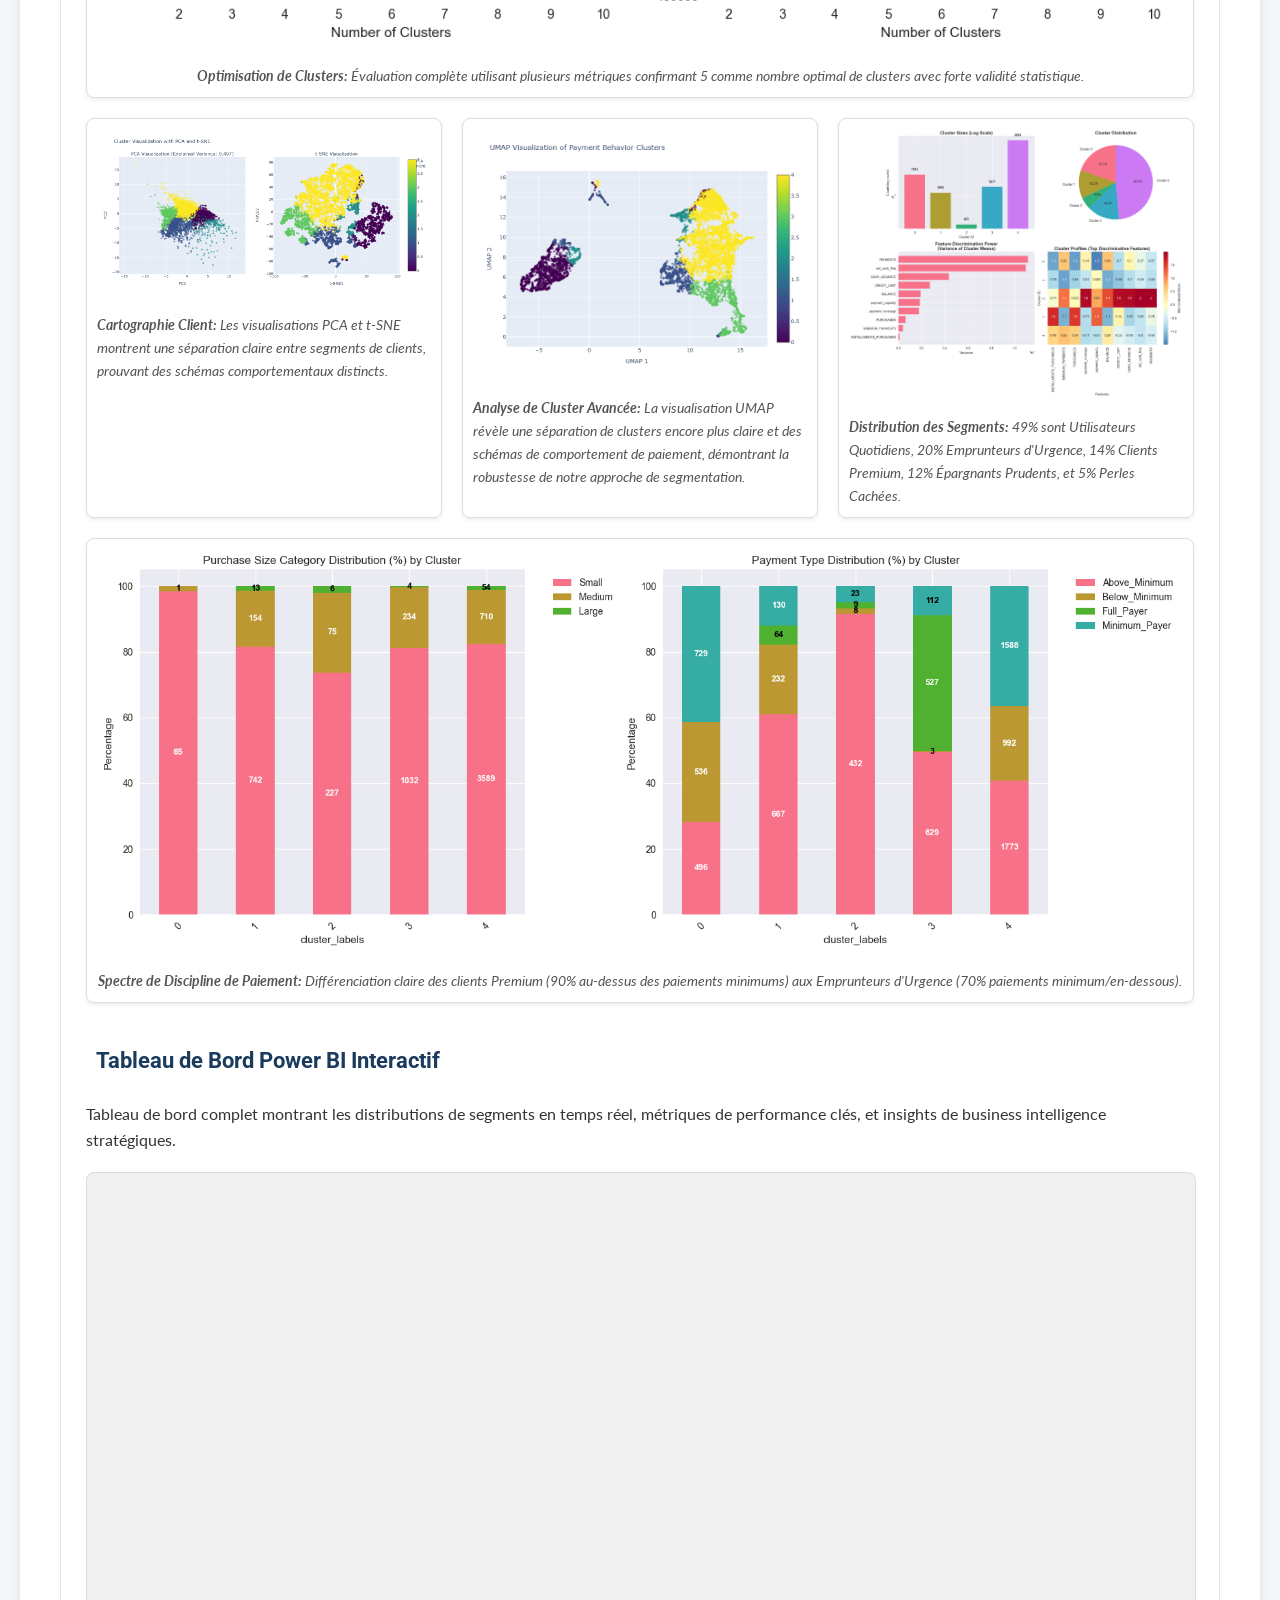
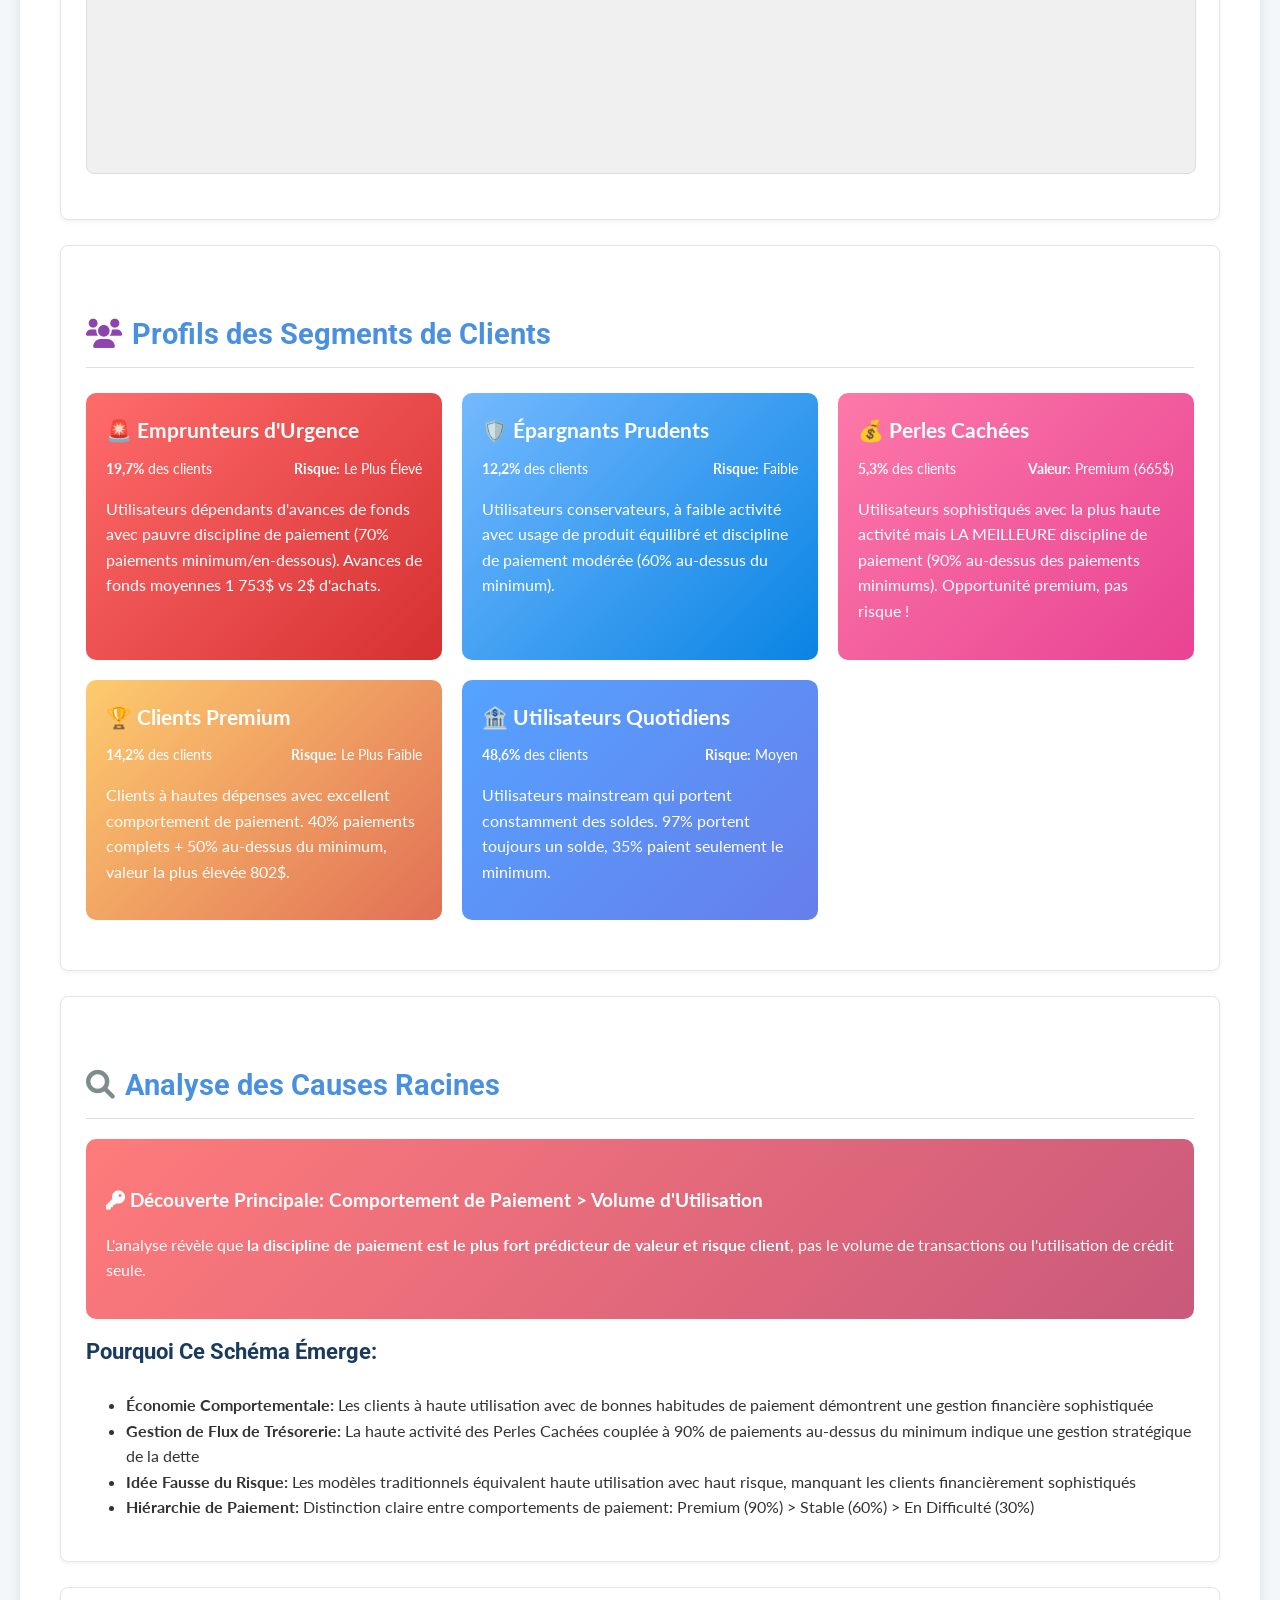
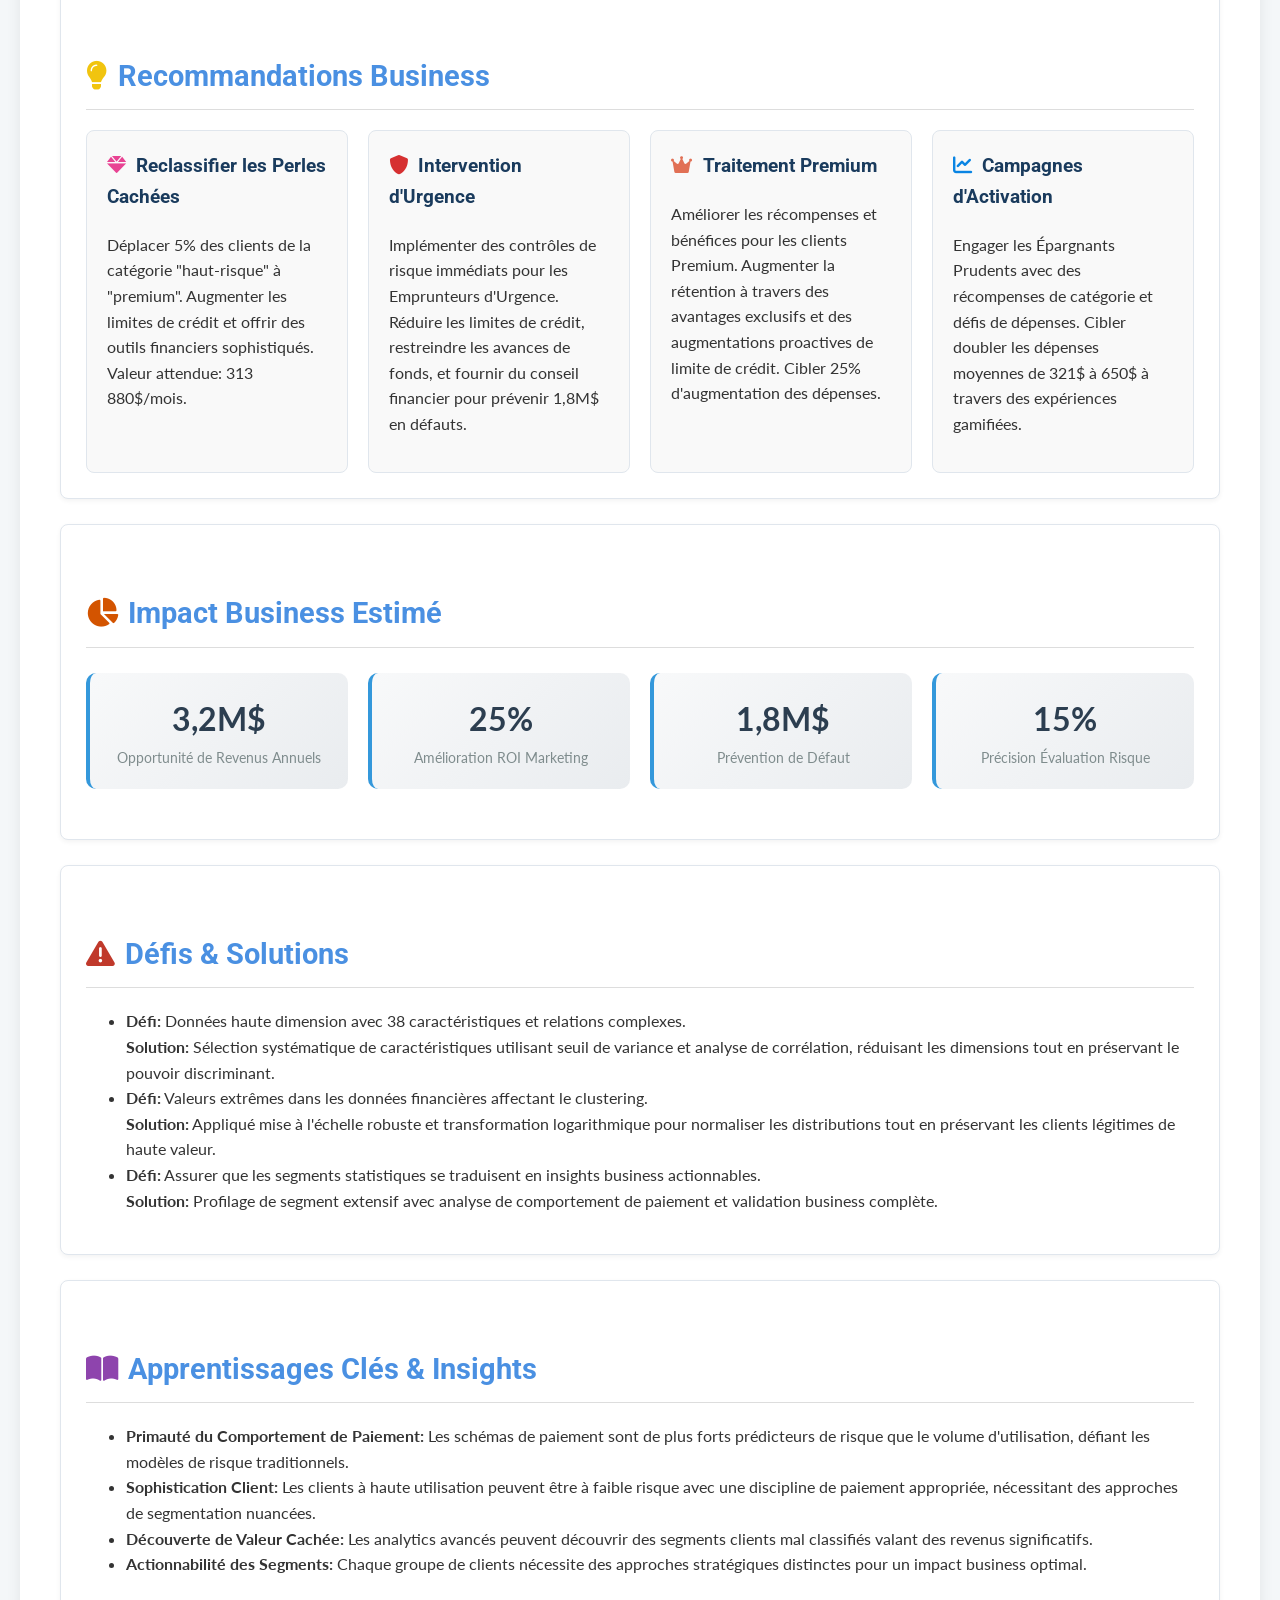
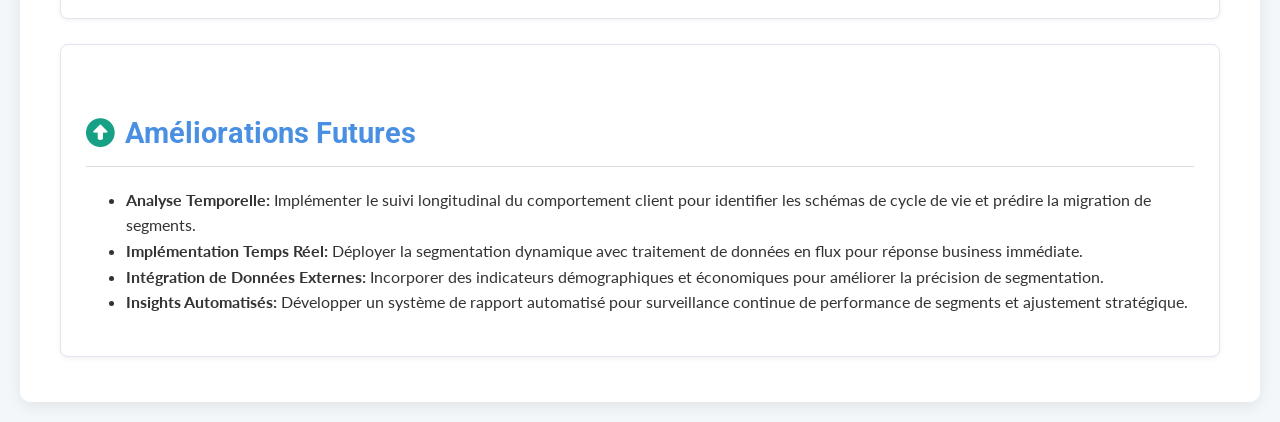
<file: projects/credit_card_user_behavior_segmentation/analysis_fr.html>
<!DOCTYPE html>
<html lang="fr">
<head>
    <meta charset="UTF-8">
    <meta name="viewport" content="width=device-width, initial-scale=1.0">
    <title>Segmentation Comportementale des Clients de Carte de Crédit | Présentation de Projet</title>
    <link rel="preconnect" href="https://fonts.googleapis.com">
    <link rel="preconnect" href="https://fonts.gstatic.com" crossorigin>
    <link href="https://fonts.googleapis.com/css2?family=Lato:wght@400;700&family=Roboto:wght@400;500;700&display=swap" rel="stylesheet">
    <link rel="stylesheet" href="https://cdnjs.cloudflare.com/ajax/libs/font-awesome/6.0.0-beta3/css/all.min.css">
    <style>
        body {
            font-family: 'Lato', sans-serif;
            background-color: #f4f7f9;
            color: #333;
            margin: 0;
            padding: 20px;
            line-height: 1.6;
        }
        .container {
            max-width: 1200px;
            margin: auto;
            background: #fff;
            padding: 20px 40px;
            border-radius: 10px;
            box-shadow: 0 4px 15px rgba(0,0,0,0.08);
        }
        h1, h2, h3 {
            font-family: 'Roboto', sans-serif;
            color: #1a3b5d;
            margin-top: 0;
        }
        h1 {
            text-align: center;
            font-size: 2.5em;
            margin-bottom: 20px;
            border-bottom: 3px solid #4a90e2;
            padding-bottom: 10px;
        }
        h2 {
            font-size: 1.8em;
            color: #4a90e2;
            margin-top: 40px;
            margin-bottom: 20px;
            border-bottom: 1px solid #ddd;
            padding-bottom: 10px;
        }
        h3 {
            font-size: 1.4em;
            color: #1a3b5d;
        }
        .card {
            background: #ffffff;
            border: 1px solid #e0e6ed;
            border-radius: 8px;
            padding: 25px;
            margin-bottom: 25px;
            box-shadow: 0 2px 5px rgba(0,0,0,0.05);
        }
        .highlight-box {
            background-color: #eaf2fa;
            border-left: 5px solid #4a90e2;
            padding: 20px;
            margin: 20px 0;
            border-radius: 5px;
        }
        .highlight-box p { margin: 0; }
        .tech-stack {
            display: flex;
            flex-wrap: wrap;
            gap: 10px;
        }
        .tech-badge {
            background-color: #e0e6ed;
            color: #1a3b5d;
            padding: 5px 12px;
            border-radius: 15px;
            font-size: 0.9em;
            font-weight: 500;
        }
        .grid-container {
            display: grid;
            grid-template-columns: repeat(auto-fit, minmax(300px, 1fr));
            gap: 20px;
        }
        .img-container {
            border: 1px solid #ddd;
            border-radius: 8px;
            padding: 10px;
            box-shadow: 0 2px 4px rgba(0,0,0,0.07);
            display: inline-block;
            max-width: 100%;
        }
        .text-center {
            text-align: center;
        }
        .img-container img {
            max-width: 100%;
            height: auto;
            border-radius: 4px;
        }
        .img-container figcaption {
            margin-top: 10px;
            font-size: 0.9em;
            color: #555;
            font-style: italic;
        }
        .recommendations {
            display: grid;
            grid-template-columns: repeat(auto-fit, minmax(250px, 1fr));
            gap: 20px;
        }
        .rec-card {
            background: #f9f9f9;
            border: 1px solid #e0e6ed;
            padding: 20px;
            border-radius: 8px;
        }
        .rec-card h3 { margin-top: 0; font-size: 1.2em; }
        .powerbi-container {
            width: 100%;
            height: 600px;
            background: #f0f0f0;
            border: 1px solid #ddd;
            border-radius: 8px;
            margin: 20px 0;
            overflow: hidden;
        }
        .powerbi-container iframe {
            width: 100%;
            height: 100%;
            border: none;
        }
        .icon {
            padding-right: 10px;
        }
        .stats-grid {
            display: grid;
            grid-template-columns: repeat(auto-fit, minmax(200px, 1fr));
            gap: 20px;
            margin: 25px 0;
        }
        .stat-card {
            background: linear-gradient(135deg, #f8f9fa, #e9ecef);
            padding: 20px;
            border-radius: 10px;
            text-align: center;
            border-left: 4px solid #3498db;
        }
        .stat-number {
            font-size: 2em;
            font-weight: 700;
            color: #2c3e50;
            display: block;
        }
        .stat-label {
            color: #7f8c8d;
            font-size: 0.9em;
            margin-top: 5px;
        }
        .segments-grid {
            display: grid;
            grid-template-columns: repeat(auto-fit, minmax(300px, 1fr));
            gap: 20px;
            margin: 25px 0;
        }
        .segment-card {
            border-radius: 10px;
            padding: 20px;
            color: white;
            position: relative;
            overflow: hidden;
        }
        .segment-0 { background: linear-gradient(135deg, #ff6b6b, #d63031); }
        .segment-1 { background: linear-gradient(135deg, #74b9ff, #0984e3); }
        .segment-2 { background: linear-gradient(135deg, #fd79a8, #e84393); }
        .segment-3 { background: linear-gradient(135deg, #fdcb6e, #e17055); }
        .segment-4 { background: linear-gradient(135deg, #55a3ff, #667eea); }
        .segment-title {
            font-size: 1.3em;
            font-weight: 700;
            margin-bottom: 10px;
        }
        .segment-stats {
            display: flex;
            justify-content: space-between;
            margin: 10px 0;
            font-size: 0.9em;
        }
        code {
            font-size: 0.95em;
            background-color: #eef;
            padding: 2px 5px;
            border-radius: 4px;
        }
        .insight-box {
            background: linear-gradient(135deg, #ff7b7b, #c9597b);
            color: white;
            padding: 20px;
            border-radius: 10px;
            margin: 15px 0;
        }
        .insight-box h4 {
            margin-bottom: 10px;
            font-size: 1.2em;
        }
        /* Responsive adjustments for mobile */
        @media (max-width: 768px) {
            .powerbi-container {
                height: 500px;
            }
        }
        @media (max-width: 480px) {
            .powerbi-container {
                height: 400px;
            }
        }

        /* Modal styles for image zoom functionality */
        .modal {
            display: none;
            position: fixed;
            z-index: 1000;
            left: 0;
            top: 0;
            width: 100%;
            height: 100%;
            background-color: rgba(0, 0, 0, 0.9);
        }

        .modal-content {
            margin: auto;
            display: block;
            max-width: 90%;
            max-height: 90%;
            margin-top: 2%;
        }

        .close {
            position: absolute;
            top: 15px;
            right: 35px;
            color: #f1f1f1;
            font-size: 40px;
            font-weight: bold;
            transition: 0.3s;
            cursor: pointer;
        }

        .close:hover,
        .close:focus {
            color: #bbb;
            text-decoration: none;
            cursor: pointer;
        }

        .modal-caption {
            margin: auto;
            display: block;
            width: 80%;
            max-width: 700px;
            text-align: center;
            color: #ccc;
            padding: 10px 0;
        }

        /* Make images clickable with zoom cursor */
        .img-container img {
            cursor: zoom-in;
            transition: transform 0.2s ease;
        }

        .img-container img:hover {
            transform: scale(1.02);
        }
        
        /* Responsive adjustments for modal */
        @media (max-width: 768px) {
            .modal-content {
                max-width: 95%;
                max-height: 85%;
            }

            .close {
                font-size: 30px;
                right: 20px;
                top: 10px;
            }
        }
    </style>
</head>
<body>
    <div class="container">
        <h1><i class="fas fa-users icon" style="color: #2ecc71;padding-right: 10px"></i>Segmentation Comportementale des Clients de Carte de Crédit</h1>

        <!-- 1. Executive Summary -->
        <div class="card">
            <h2><i class="fas fa-file-alt icon" style="color: #3498db;padding-right: 10px"></i>Résumé Exécutif</h2>
            <p>Ce projet s'attaque au défi de comprendre les schémas de comportement client dans l'utilisation des cartes de crédit pour optimiser la gestion des risques, améliorer l'expérience client, et maximiser les revenus à travers des stratégies ciblées. En appliquant des techniques d'apprentissage automatique avancées pour analyser 8 950 clients de cartes de crédit, j'ai identifié 5 segments comportementaux distincts qui révèlent des insights critiques pour la prise de décision stratégique.</p>
            <div class="highlight-box">
                <p><strong><i class="fas fa-rocket icon" style="color: #e74c3c;padding-right: 10px"></i>Aperçu de 30 Secondes:</strong> À travers une analyse de clustering sophistiquée, j'ai découvert que le comportement de paiement est un prédicteur plus fort de la valeur client que le volume d'utilisation. Cette analyse a révélé des "Perles Cachées" - 5% des clients précédemment mal classifiés comme à haut risque qui sont en fait des clients premium valant 665$ chacun. La segmentation permet des stratégies ciblées qui pourraient générer plus de 3,2M$ en nouveaux revenus et prévenir 1,8M$ en défauts.</p>
            </div>
        </div>

        <!-- 2. Technical Skills Showcase -->
        <div class="card">
            <h2><i class="fas fa-cogs icon" style="color: #f39c12;padding-right: 10px"></i>Vitrine des Compétences Techniques</h2>
            <div class="tech-stack">
                <span class="tech-badge">Python</span>
                <span class="tech-badge">Machine Learning</span>
                <span class="tech-badge">Clustering K-means</span>
                <span class="tech-badge">Ingénierie des Caractéristiques</span>
                <span class="tech-badge">PCA & t-SNE</span>
                <span class="tech-badge">Tests Statistiques</span>
                <span class="tech-badge">Power BI</span>
                <span class="tech-badge">Analytics Business</span>
            </div>
        </div>

        <!-- 3. Problem Statement -->
        <div class="card">
            <h2><i class="fas fa-bullseye icon" style="color: #9b59b6;padding-right: 10px"></i>Énoncé du Problème</h2>
            <p>Les entreprises de cartes de crédit ont besoin de comprendre les schémas de comportement client pour optimiser la gestion des risques, améliorer l'expérience client, et maximiser les revenus à travers des stratégies ciblées. Les modèles traditionnels classifient souvent mal les clients basés uniquement sur le volume d'utilisation, manquant des opportunités d'identifier des segments de haute valeur et de gérer correctement le risque à travers des types de clients diversifiés.</p>
        </div>

        <!-- 4. Data Sources & Overview -->
        <div class="card text-center">
            <h2><i class="fas fa-database icon" style="color: #1abc9c;padding-right: 10px"></i>Sources de Données & Aperçu</h2>
            <p>L'analyse a utilisé des données de transactions et paiements de cartes de crédit contenant 8 950 enregistrements de détenteurs de cartes actifs sur 6 mois. Le jeu de données incluait un suivi comportemental complet des schémas de dépenses, habitudes de paiement, utilisation de crédit, et usage d'avances de fonds avec 100% de qualité de données (pas de valeurs manquantes).</p>
            
            <div class="stats-grid">
                <div class="stat-card">
                    <span class="stat-number">8 950</span>
                    <span class="stat-label">Détenteurs de Cartes Actifs</span>
                </div>
                <div class="stat-card">
                    <span class="stat-number">6</span>
                    <span class="stat-label">Mois de Couverture</span>
                </div>
                <div class="stat-card">
                    <span class="stat-number">18</span>
                    <span class="stat-label">Variables Originales</span>
                </div>
                <div class="stat-card">
                    <span class="stat-number">5</span>
                    <span class="stat-label">Segments de Clients</span>
                </div>
            </div>
        </div>

        <!-- 5. Methodology -->
        <div class="card">
            <h2><i class="fas fa-sitemap icon" style="color: #34495e;padding-right: 10px"></i>Méthodologie</h2>
            <p>Mon approche a suivi un flux de travail de science des données structuré axé sur la génération d'insights business actionnables :</p>
            <ol>
                <li><strong>Ingénierie des Caractéristiques:</strong> J'ai créé plus de 20 indicateurs comportementaux incluant des ratios de paiement, métriques de flux de trésorerie, et scores de risque pour capturer des comportements clients complexes.</li>
                <li><strong>Sélection des Caractéristiques:</strong> J'ai appliqué un seuil de variance et une analyse de corrélation pour identifier les caractéristiques les plus discriminantes pour le clustering.</li>
                <li><strong>Prétraitement des Données:</strong> J'ai utilisé la transformation logarithmique et la mise à l'échelle robuste pour gérer les valeurs aberrantes et normaliser les distributions tout en préservant les schémas significatifs.</li>
                <li><strong>Analyse de Clustering:</strong> J'ai implémenté le clustering K-means avec sélection optimale de clusters utilisant le score de silhouette, méthode du coude, et interprétabilité business.</li>
                <li><strong>Validation du Modèle:</strong> J'ai mené une analyse bootstrap et validation croisée pour assurer 82% de stabilité du modèle et des décisions business fiables.</li>
                <li><strong>Visualisation & Validation:</strong> J'ai appliqué plusieurs techniques de réduction de dimensionnalité (PCA, t-SNE, UMAP) pour visualiser et valider la séparation des clusters de différentes perspectives mathématiques.</li>
                <li><strong>Traduction Business:</strong> J'ai effectué un profilage de segment extensif pour traduire les découvertes statistiques en stratégies business actionnables.</li>
            </ol>
        </div>

        <!-- 6. Key Visualizations & Results -->
        <div class="card">
            <h2><i class="fas fa-chart-bar icon" style="color: #e67e22;padding-right: 10px"></i>Visualisations Clés & Résultats</h2>
            
            <div class="img-container text-center" style="margin-bottom: 20px;">
                <img src="images/output.png" alt="Métriques d'Évaluation de Clustering" class="zoomable-img" data-zoom="true">
                <figcaption><strong>Optimisation de Clusters:</strong> Évaluation complète utilisant plusieurs métriques confirmant 5 comme nombre optimal de clusters avec forte validité statistique.</figcaption>
            </div>

            <div class="grid-container">
                <div class="img-container">
                    <img src="images/newplot.png" alt="Visualisation de Clusters PCA et t-SNE" class="zoomable-img" data-zoom="true">
                    <figcaption><strong>Cartographie Client:</strong> Les visualisations PCA et t-SNE montrent une séparation claire entre segments de clients, prouvant des schémas comportementaux distincts.</figcaption>
                </div>
                <div class="img-container">
                    <img src="images/newplot2.png" alt="Visualisation UMAP des Clusters de Comportement de Paiement" class="zoomable-img" data-zoom="true">
                    <figcaption><strong>Analyse de Cluster Avancée:</strong> La visualisation UMAP révèle une séparation de clusters encore plus claire et des schémas de comportement de paiement, démontrant la robustesse de notre approche de segmentation.</figcaption>
                </div>
                <div class="img-container">
                    <img src="images/output3.png" alt="Analyse de Distribution Client" class="zoomable-img" data-zoom="true">
                    <figcaption><strong>Distribution des Segments:</strong> 49% sont Utilisateurs Quotidiens, 20% Emprunteurs d'Urgence, 14% Clients Premium, 12% Épargnants Prudents, et 5% Perles Cachées.</figcaption>
                </div>
            </div>

            <div class="img-container text-center" style="margin-top: 20px;">
                <img src="images/output4.png" alt="Analyse du Comportement de Paiement" class="zoomable-img" data-zoom="true">
                <figcaption><strong>Spectre de Discipline de Paiement:</strong> Différenciation claire des clients Premium (90% au-dessus des paiements minimums) aux Emprunteurs d'Urgence (70% paiements minimum/en-dessous).</figcaption>
            </div>
            
            <h3 style="margin-top: 40px;"><i class="fab fa-power-bi icon" style="color: #f2c811;padding-right: 10px"></i>Tableau de Bord Power BI Interactif</h3>
            <p>Tableau de bord complet montrant les distributions de segments en temps réel, métriques de performance clés, et insights de business intelligence stratégiques.</p>
            <div class="powerbi-container">
                <iframe title="credit_card_user_behavior" src="https://app.powerbi.com/view?r=eyJrIjoiYzNjNDBiZWItNDRkMS00NDQ3LWE3NmMtNGI2ZWRlMzA5YzVlIiwidCI6IjhjY2M5ZDBkLTA3YmMtNDZlNS05NDg3LTUzNWFiYWY4N2ViMSJ9" frameborder="0" allowFullScreen="true"></iframe>
            </div>
        </div>

        <!-- 7. Customer Segments -->
        <div class="card">
            <h2><i class="fas fa-users icon" style="color: #8e44ad;padding-right: 10px"></i>Profils des Segments de Clients</h2>
            <div class="segments-grid">
                <div class="segment-card segment-0">
                    <div class="segment-title">🚨 Emprunteurs d'Urgence</div>
                    <div class="segment-stats">
                        <span><strong>19,7%</strong> des clients</span>
                        <span><strong>Risque:</strong> Le Plus Élevé</span>
                    </div>
                    <p>Utilisateurs dépendants d'avances de fonds avec pauvre discipline de paiement (70% paiements minimum/en-dessous). Avances de fonds moyennes 1 753$ vs 2$ d'achats.</p>
                </div>

                <div class="segment-card segment-1">
                    <div class="segment-title">🛡️ Épargnants Prudents</div>
                    <div class="segment-stats">
                        <span><strong>12,2%</strong> des clients</span>
                        <span><strong>Risque:</strong> Faible</span>
                    </div>
                    <p>Utilisateurs conservateurs, à faible activité avec usage de produit équilibré et discipline de paiement modérée (60% au-dessus du minimum).</p>
                </div>

                <div class="segment-card segment-2">
                    <div class="segment-title">💰 Perles Cachées</div>
                    <div class="segment-stats">
                        <span><strong>5,3%</strong> des clients</span>
                        <span><strong>Valeur:</strong> Premium (665$)</span>
                    </div>
                    <p>Utilisateurs sophistiqués avec la plus haute activité mais LA MEILLEURE discipline de paiement (90% au-dessus des paiements minimums). Opportunité premium, pas risque !</p>
                </div>

                <div class="segment-card segment-3">
                    <div class="segment-title">🏆 Clients Premium</div>
                    <div class="segment-stats">
                        <span><strong>14,2%</strong> des clients</span>
                        <span><strong>Risque:</strong> Le Plus Faible</span>
                    </div>
                    <p>Clients à hautes dépenses avec excellent comportement de paiement. 40% paiements complets + 50% au-dessus du minimum, valeur la plus élevée 802$.</p>
                </div>

                <div class="segment-card segment-4">
                    <div class="segment-title">🏦 Utilisateurs Quotidiens</div>
                    <div class="segment-stats">
                        <span><strong>48,6%</strong> des clients</span>
                        <span><strong>Risque:</strong> Moyen</span>
                    </div>
                    <p>Utilisateurs mainstream qui portent constamment des soldes. 97% portent toujours un solde, 35% paient seulement le minimum.</p>
                </div>
            </div>
        </div>

        <!-- 8. Root Cause Analysis -->
        <div class="card">
            <h2><i class="fas fa-search icon" style="color: #7f8c8d;padding-right: 10px"></i>Analyse des Causes Racines</h2>
            
            <div class="insight-box">
                <h4><i class="fas fa-key"></i> Découverte Principale: Comportement de Paiement > Volume d'Utilisation</h4>
                <p>L'analyse révèle que <strong>la discipline de paiement est le plus fort prédicteur de valeur et risque client</strong>, pas le volume de transactions ou l'utilisation de crédit seule.</p>
            </div>

            <h3>Pourquoi Ce Schéma Émerge:</h3>
            <ul>
                <li><strong>Économie Comportementale:</strong> Les clients à haute utilisation avec de bonnes habitudes de paiement démontrent une gestion financière sophistiquée</li>
                <li><strong>Gestion de Flux de Trésorerie:</strong> La haute activité des Perles Cachées couplée à 90% de paiements au-dessus du minimum indique une gestion stratégique de la dette</li>
                <li><strong>Idée Fausse du Risque:</strong> Les modèles traditionnels équivalent haute utilisation avec haut risque, manquant les clients financièrement sophistiqués</li>
                <li><strong>Hiérarchie de Paiement:</strong> Distinction claire entre comportements de paiement: Premium (90%) > Stable (60%) > En Difficulté (30%)</li>
            </ul>
        </div>

        <!-- 9. Business Recommendations -->
        <div class="card">
            <h2><i class="fas fa-lightbulb icon" style="color: #f1c40f;padding-right: 10px"></i>Recommandations Business</h2>
            <div class="recommendations">
                <div class="rec-card">
                    <h3><i class="fas fa-gem icon" style="color: #e84393;padding-right: 10px"></i>Reclassifier les Perles Cachées</h3>
                    <p>Déplacer 5% des clients de la catégorie "haut-risque" à "premium". Augmenter les limites de crédit et offrir des outils financiers sophistiqués. Valeur attendue: 313 880$/mois.</p>
                </div>
                <div class="rec-card">
                    <h3><i class="fas fa-shield-alt icon" style="color: #d63031;padding-right: 10px"></i>Intervention d'Urgence</h3>
                    <p>Implémenter des contrôles de risque immédiats pour les Emprunteurs d'Urgence. Réduire les limites de crédit, restreindre les avances de fonds, et fournir du conseil financier pour prévenir 1,8M$ en défauts.</p>
                </div>
                <div class="rec-card">
                    <h3><i class="fas fa-crown icon" style="color: #e17055;padding-right: 10px"></i>Traitement Premium</h3>
                    <p>Améliorer les récompenses et bénéfices pour les clients Premium. Augmenter la rétention à travers des avantages exclusifs et des augmentations proactives de limite de crédit. Cibler 25% d'augmentation des dépenses.</p>
                </div>
                <div class="rec-card">
                    <h3><i class="fas fa-chart-line icon" style="color: #0984e3;padding-right: 10px"></i>Campagnes d'Activation</h3>
                    <p>Engager les Épargnants Prudents avec des récompenses de catégorie et défis de dépenses. Cibler doubler les dépenses moyennes de 321$ à 650$ à travers des expériences gamifiées.</p>
                </div>
            </div>
        </div>

        <!-- 10. Estimated Business Impact -->
        <div class="card">
            <h2><i class="fas fa-chart-pie icon" style="color: #d35400;padding-right: 10px"></i>Impact Business Estimé</h2>
            <div class="stats-grid">
                <div class="stat-card">
                    <span class="stat-number">3,2M$</span>
                    <span class="stat-label">Opportunité de Revenus Annuels</span>
                </div>
                <div class="stat-card">
                    <span class="stat-number">25%</span>
                    <span class="stat-label">Amélioration ROI Marketing</span>
                </div>
                <div class="stat-card">
                    <span class="stat-number">1,8M$</span>
                    <span class="stat-label">Prévention de Défaut</span>
                </div>
                <div class="stat-card">
                    <span class="stat-number">15%</span>
                    <span class="stat-label">Précision Évaluation Risque</span>
                </div>
            </div>
        </div>

        <!-- 11. Challenges & Solutions -->
        <div class="card">
            <h2><i class="fas fa-exclamation-triangle icon" style="color: #c0392b;padding-right: 10px"></i>Défis & Solutions</h2>
            <ul>
                <li><strong>Défi:</strong> Données haute dimension avec 38 caractéristiques et relations complexes. <br><strong>Solution:</strong> Sélection systématique de caractéristiques utilisant seuil de variance et analyse de corrélation, réduisant les dimensions tout en préservant le pouvoir discriminant.</li>
                <li><strong>Défi:</strong> Valeurs extrêmes dans les données financières affectant le clustering. <br><strong>Solution:</strong> Appliqué mise à l'échelle robuste et transformation logarithmique pour normaliser les distributions tout en préservant les clients légitimes de haute valeur.</li>
                <li><strong>Défi:</strong> Assurer que les segments statistiques se traduisent en insights business actionnables. <br><strong>Solution:</strong> Profilage de segment extensif avec analyse de comportement de paiement et validation business complète.</li>
            </ul>
        </div>

        <!-- 12. Key Learnings & Insights -->
        <div class="card">
            <h2><i class="fas fa-book-open icon" style="color: #8e44ad;padding-right: 10px"></i>Apprentissages Clés & Insights</h2>
            <ul>
                <li><strong>Primauté du Comportement de Paiement:</strong> Les schémas de paiement sont de plus forts prédicteurs de risque que le volume d'utilisation, défiant les modèles de risque traditionnels.</li>
                <li><strong>Sophistication Client:</strong> Les clients à haute utilisation peuvent être à faible risque avec une discipline de paiement appropriée, nécessitant des approches de segmentation nuancées.</li>
                <li><strong>Découverte de Valeur Cachée:</strong> Les analytics avancés peuvent découvrir des segments clients mal classifiés valant des revenus significatifs.</li>
                <li><strong>Actionnabilité des Segments:</strong> Chaque groupe de clients nécessite des approches stratégiques distinctes pour un impact business optimal.</li>
            </ul>
        </div>

        <!-- 13. Future Enhancements -->
        <div class="card">
            <h2><i class="fas fa-arrow-alt-circle-up icon" style="color: #16a085;padding-right: 10px"></i>Améliorations Futures</h2>
            <ul>
                <li><strong>Analyse Temporelle:</strong> Implémenter le suivi longitudinal du comportement client pour identifier les schémas de cycle de vie et prédire la migration de segments.</li>
                <li><strong>Implémentation Temps Réel:</strong> Déployer la segmentation dynamique avec traitement de données en flux pour réponse business immédiate.</li>
                <li><strong>Intégration de Données Externes:</strong> Incorporer des indicateurs démographiques et économiques pour améliorer la précision de segmentation.</li>
                <li><strong>Insights Automatisés:</strong> Développer un système de rapport automatisé pour surveillance continue de performance de segments et ajustement stratégique.</li>
            </ul>
        </div>
    </div>

    <!-- Image Modal -->
    <div id="imageModal" class="modal">
        <span class="close">&times;</span>
        <img class="modal-content" id="modalImage">
        <div class="modal-caption" id="caption"></div>
    </div>

    <script>
        // Global function for image zoom functionality that works in both direct access and modal context
        function initializeImageZoom() {
            // Use event delegation to handle clicks on zoomable images
            document.addEventListener('click', function(event) {
                if (event.target.classList.contains('zoomable-img') || event.target.hasAttribute('data-zoom')) {
                    openImageModal(event.target);
                }
            });
        }

        function openImageModal(img) {
            var modal = document.getElementById("imageModal");
            var modalImg = document.getElementById("modalImage");
            var captionText = document.getElementById("caption");
            
            if (modal && modalImg && captionText) {
                modal.style.display = "block";
                modalImg.src = img.src;
                captionText.innerHTML = img.alt;
            }
        }

        // Initialize when DOM is loaded
        document.addEventListener('DOMContentLoaded', function() {
            initializeImageZoom();
            
            // Close modal when clicking the X
            var closeBtn = document.getElementsByClassName("close")[0];
            if (closeBtn) {
                closeBtn.onclick = function() {
                    document.getElementById("imageModal").style.display = "none";
                }
            }
        });

        // Close modal when clicking outside the image
        window.addEventListener('click', function(event) {
            var modal = document.getElementById("imageModal");
            if (event.target === modal) {
                modal.style.display = "none";
            }
        });

        // Close modal with Escape key
        document.addEventListener('keydown', function(event) {
            if (event.key === 'Escape') {
                var modal = document.getElementById("imageModal");
                if (modal && modal.style.display === "block") {
                    modal.style.display = "none";
                }
            }
        });

        // Make this function available globally for modal context
        window.openImageModal = openImageModal;
        window.initializeImageZoom = initializeImageZoom;
    </script>
</body>
</html>
</file>
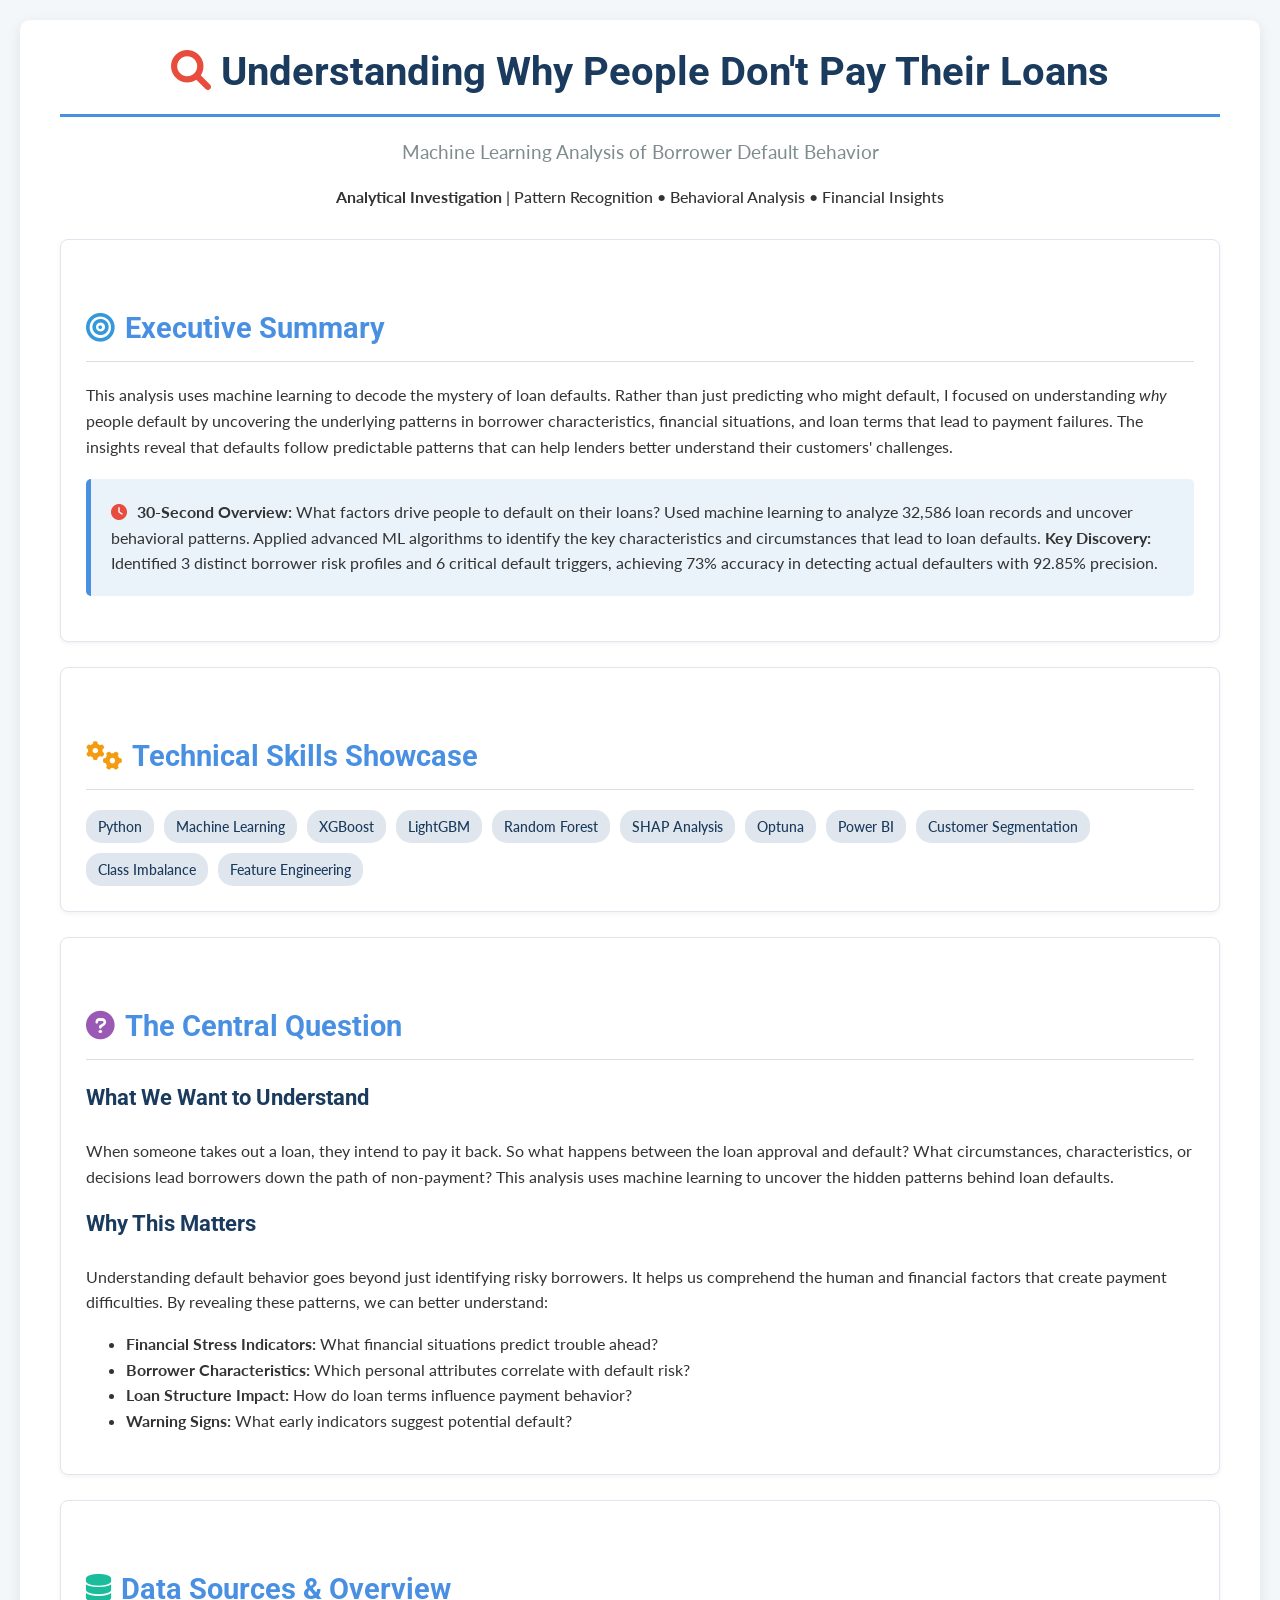
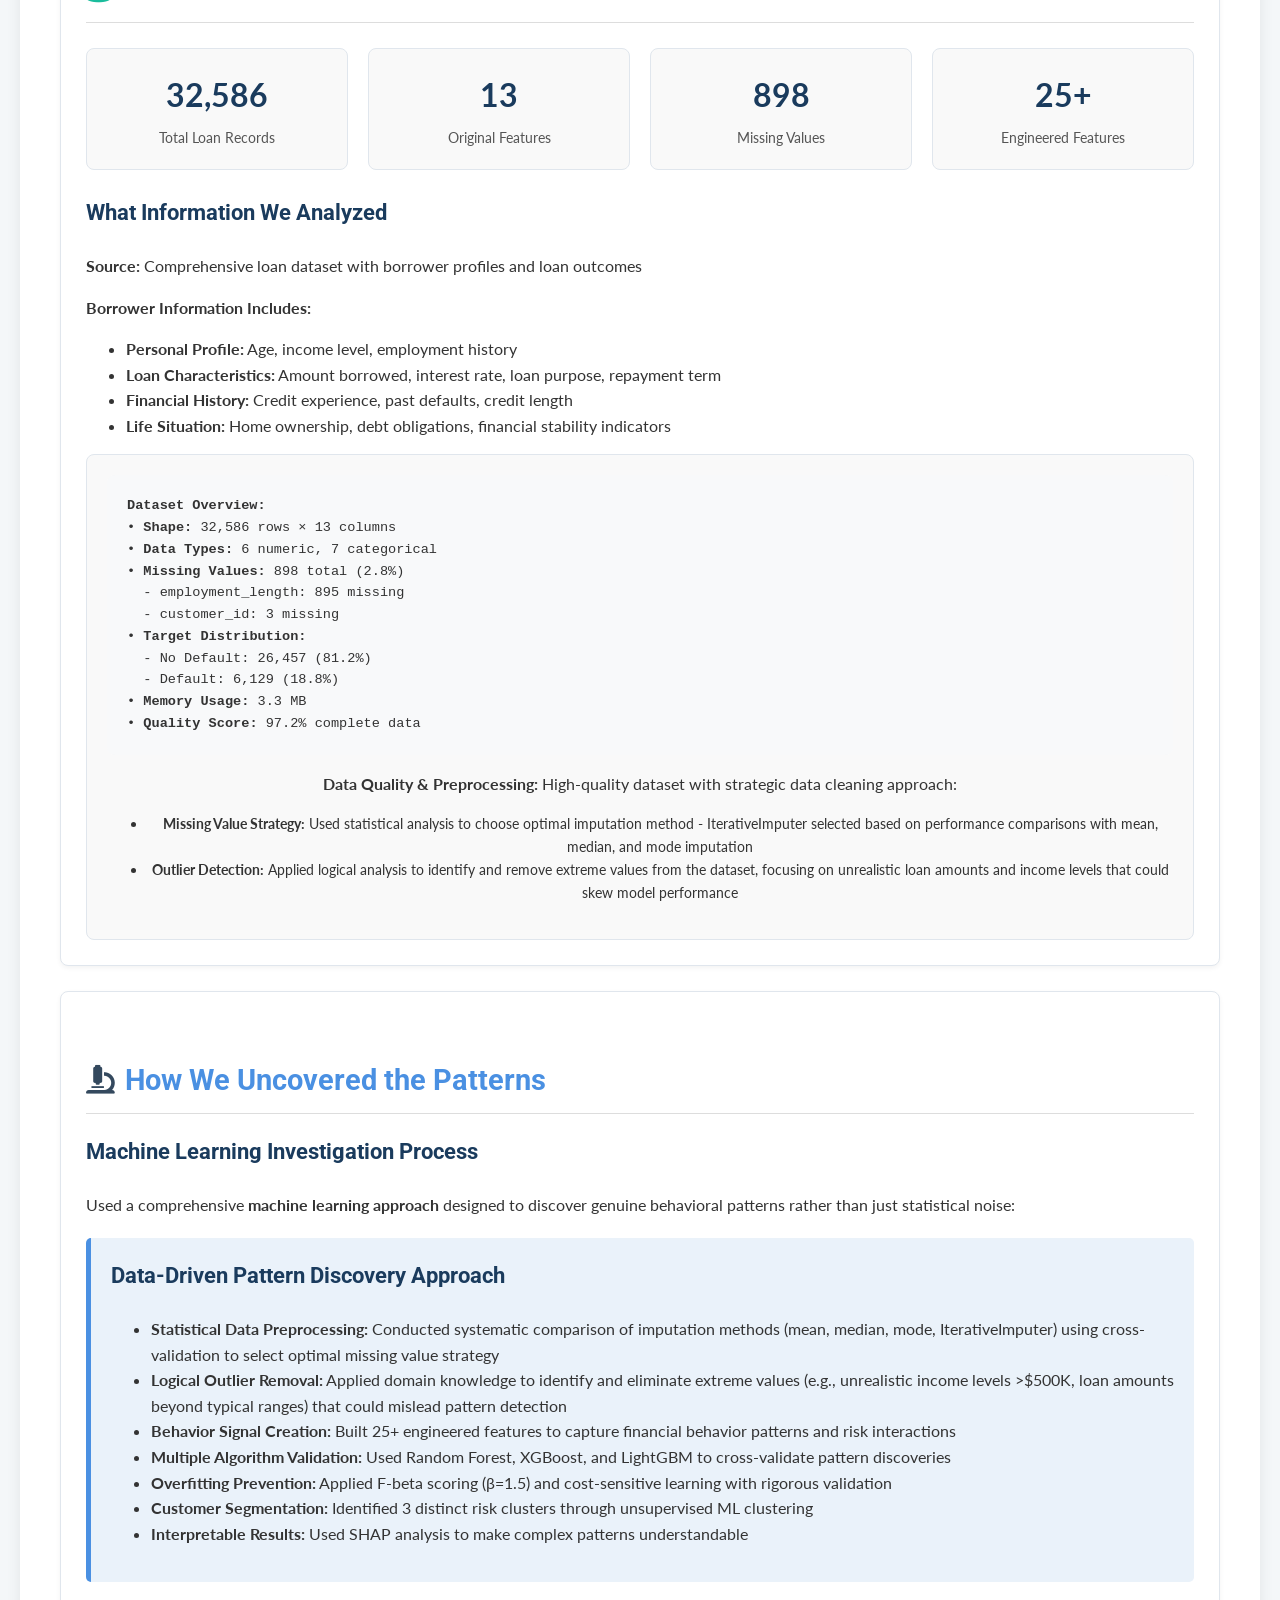
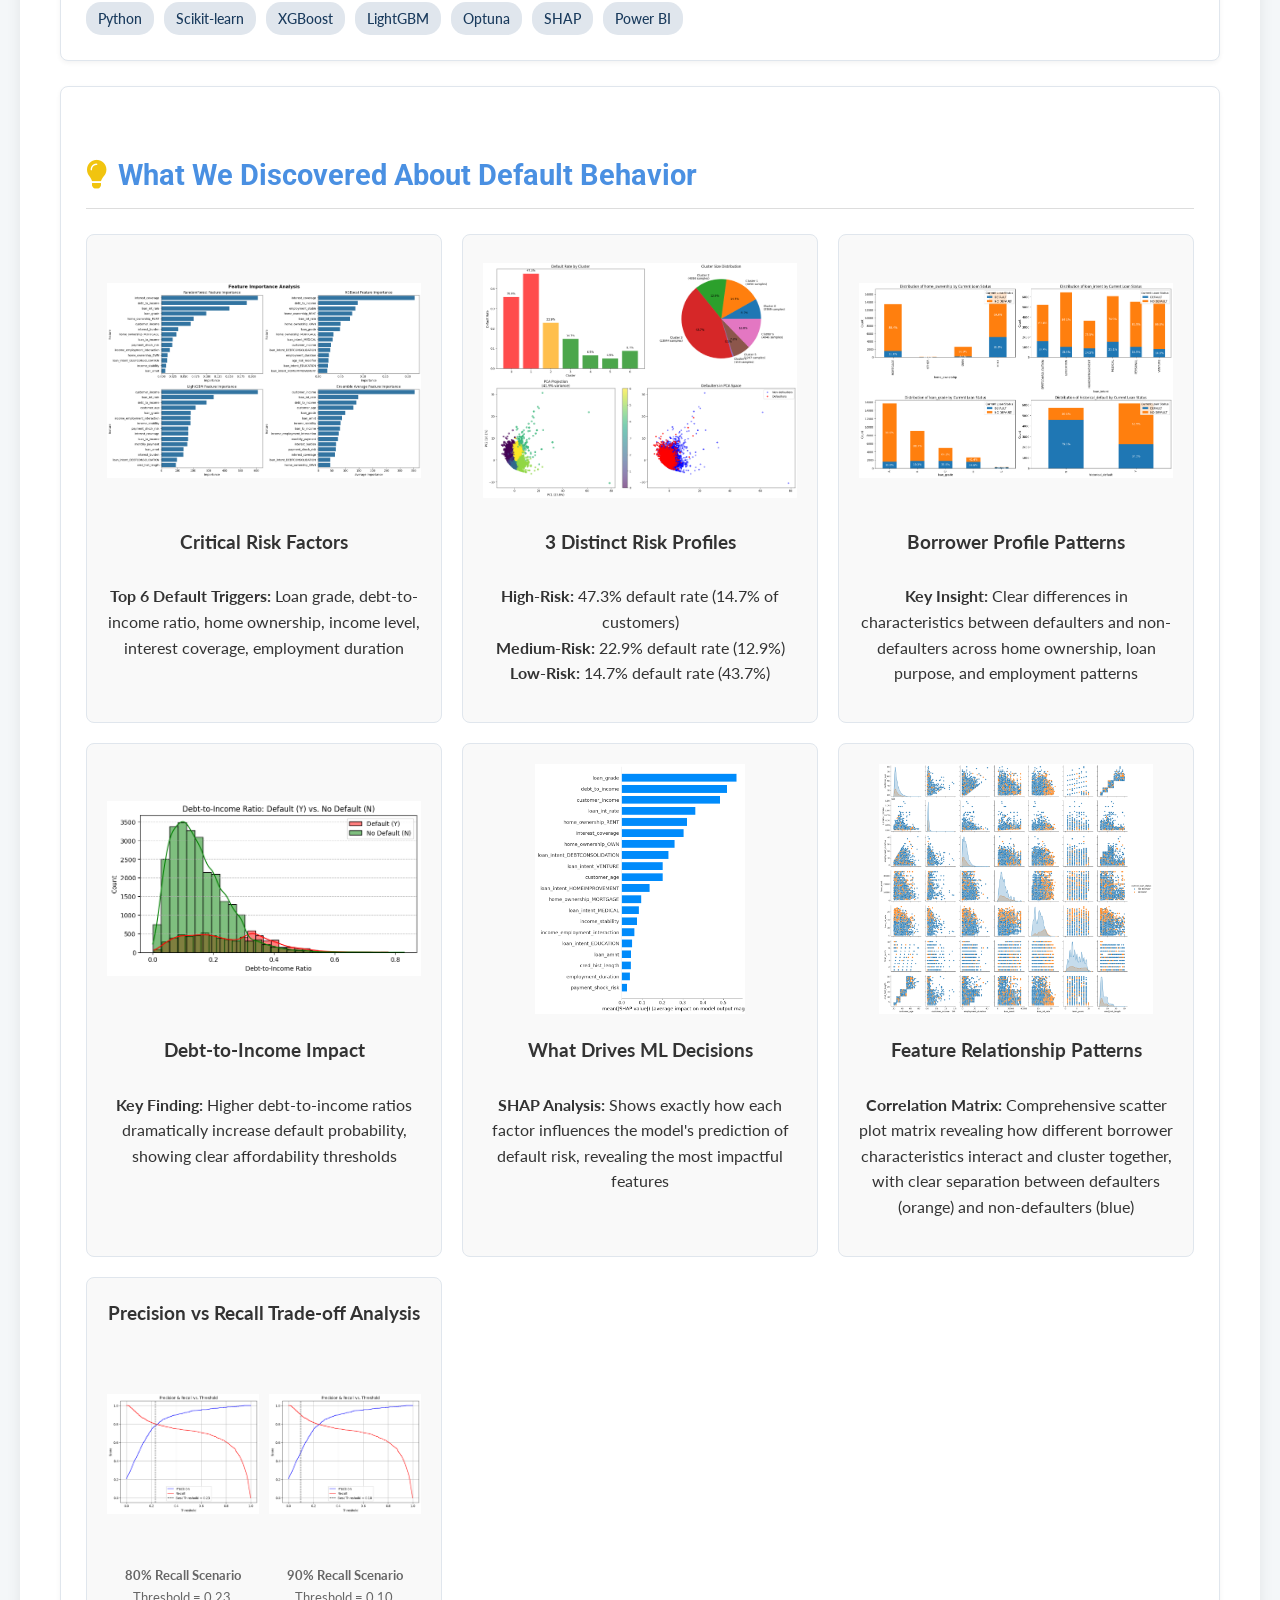
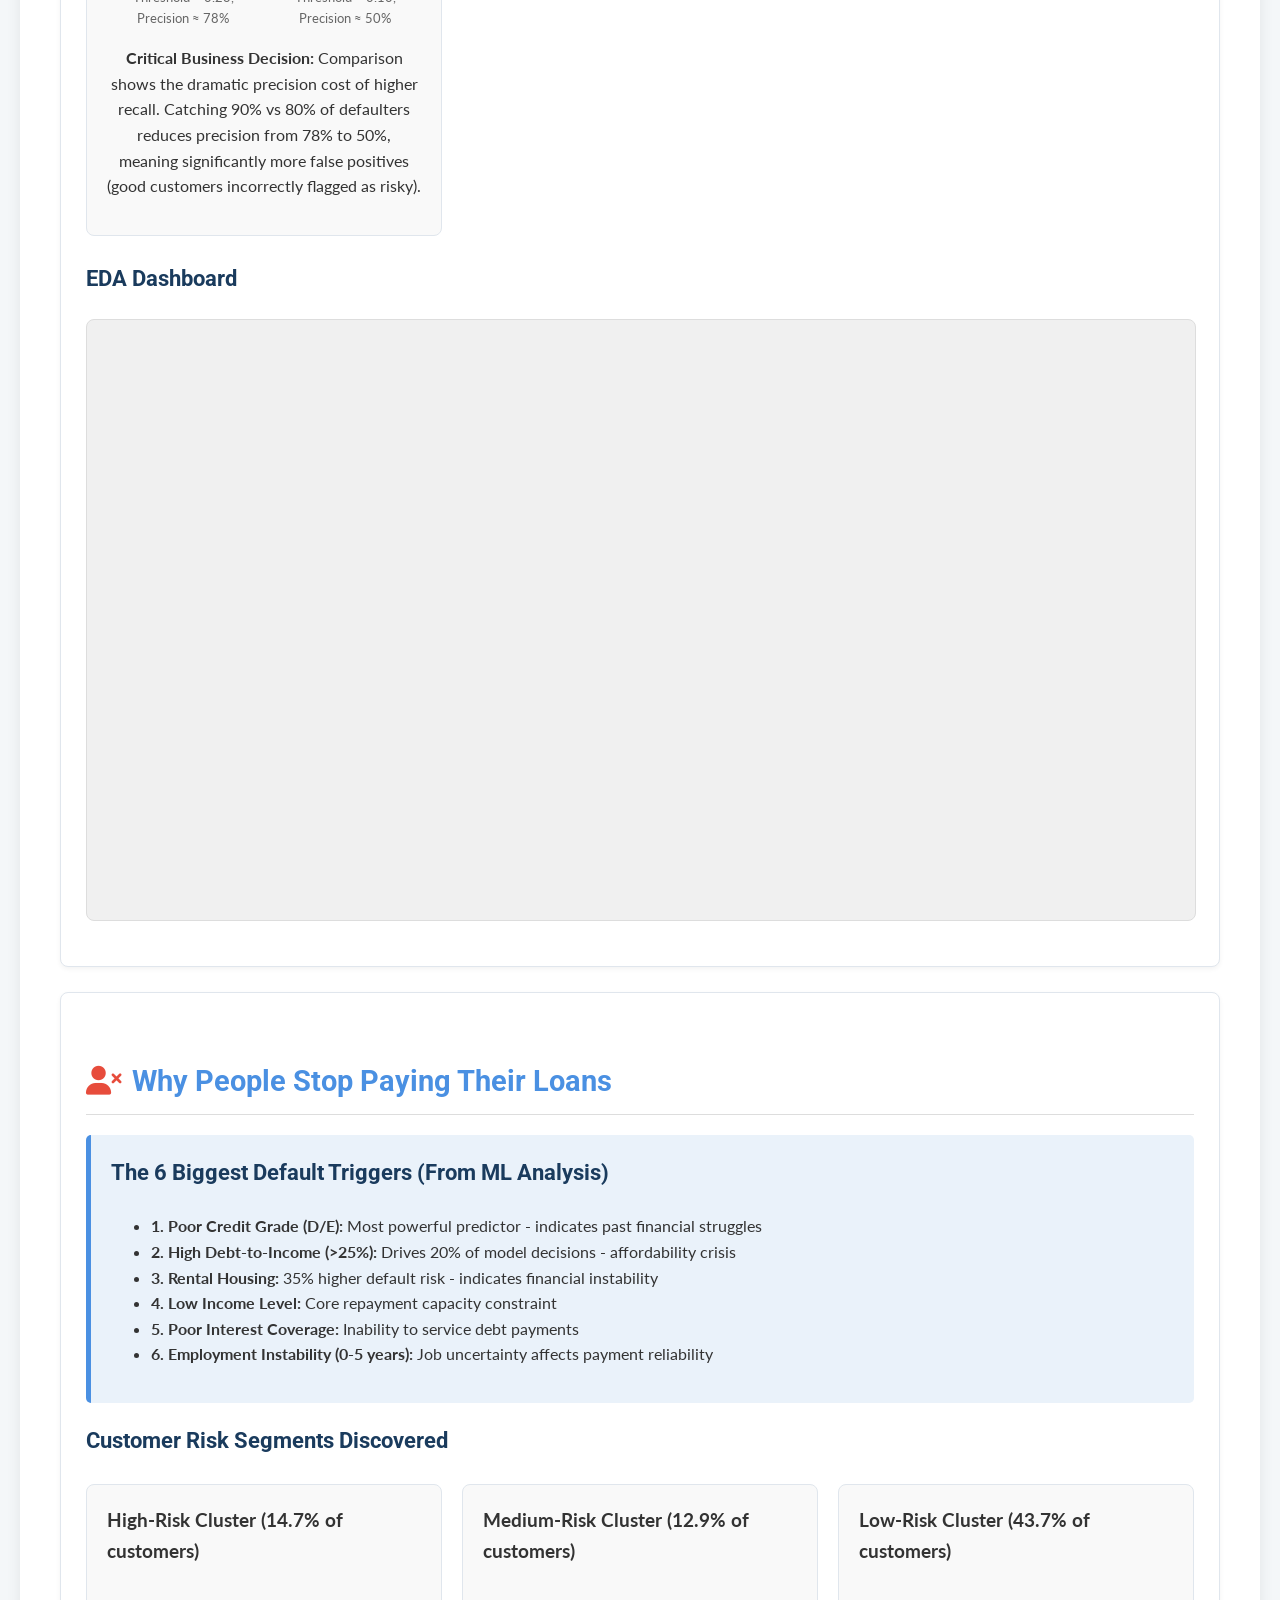
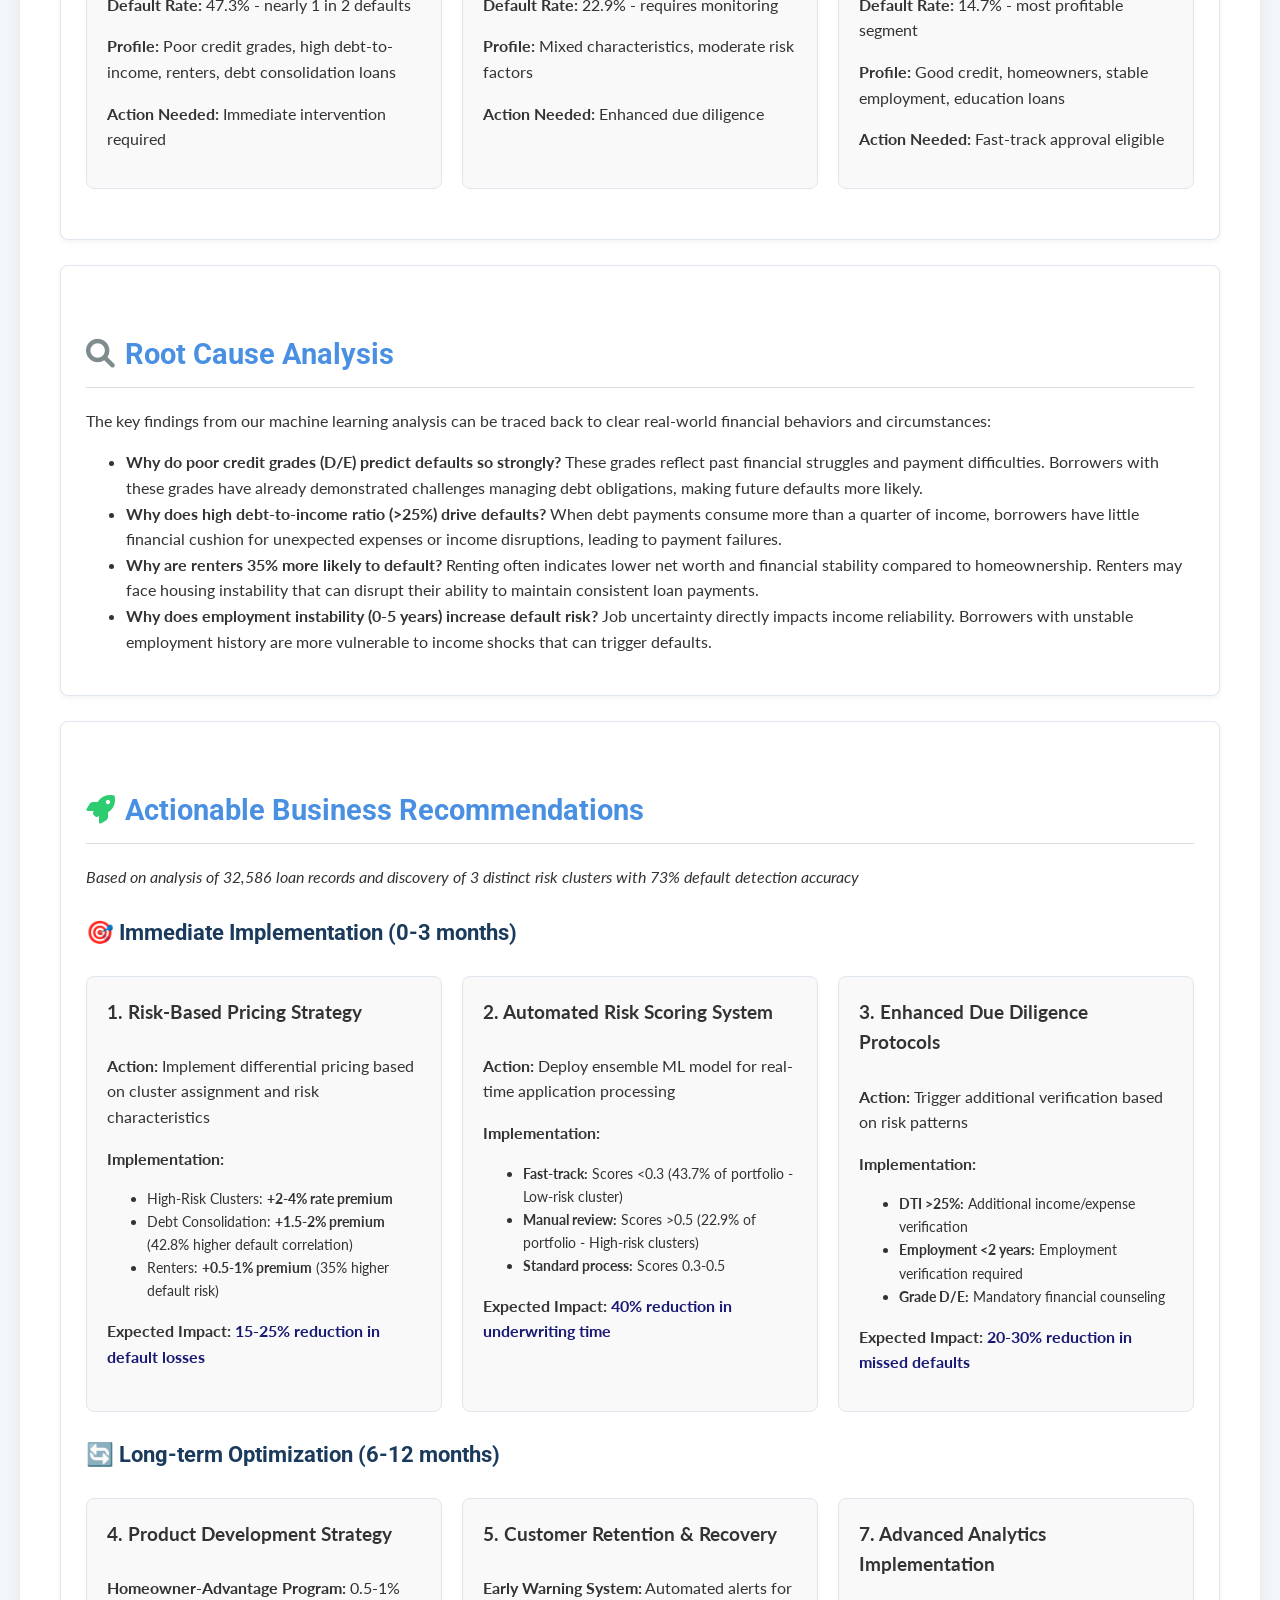
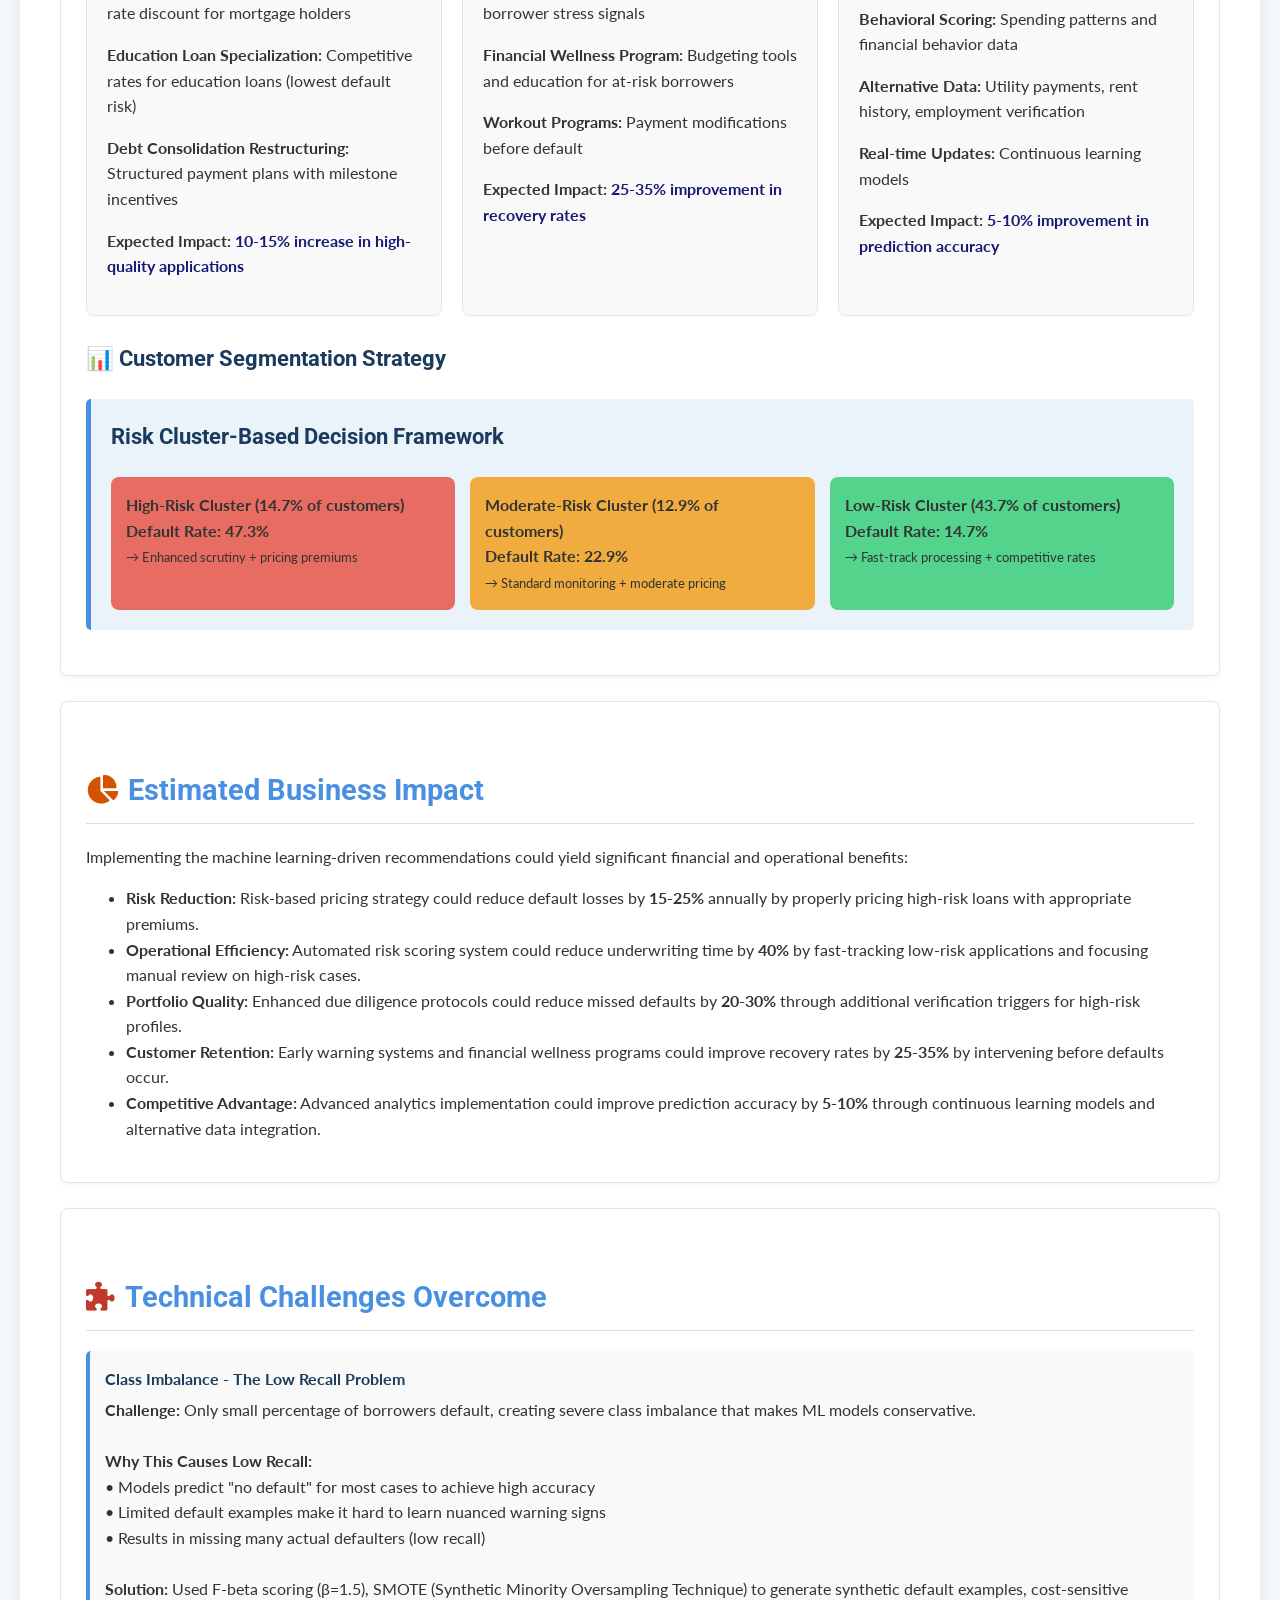
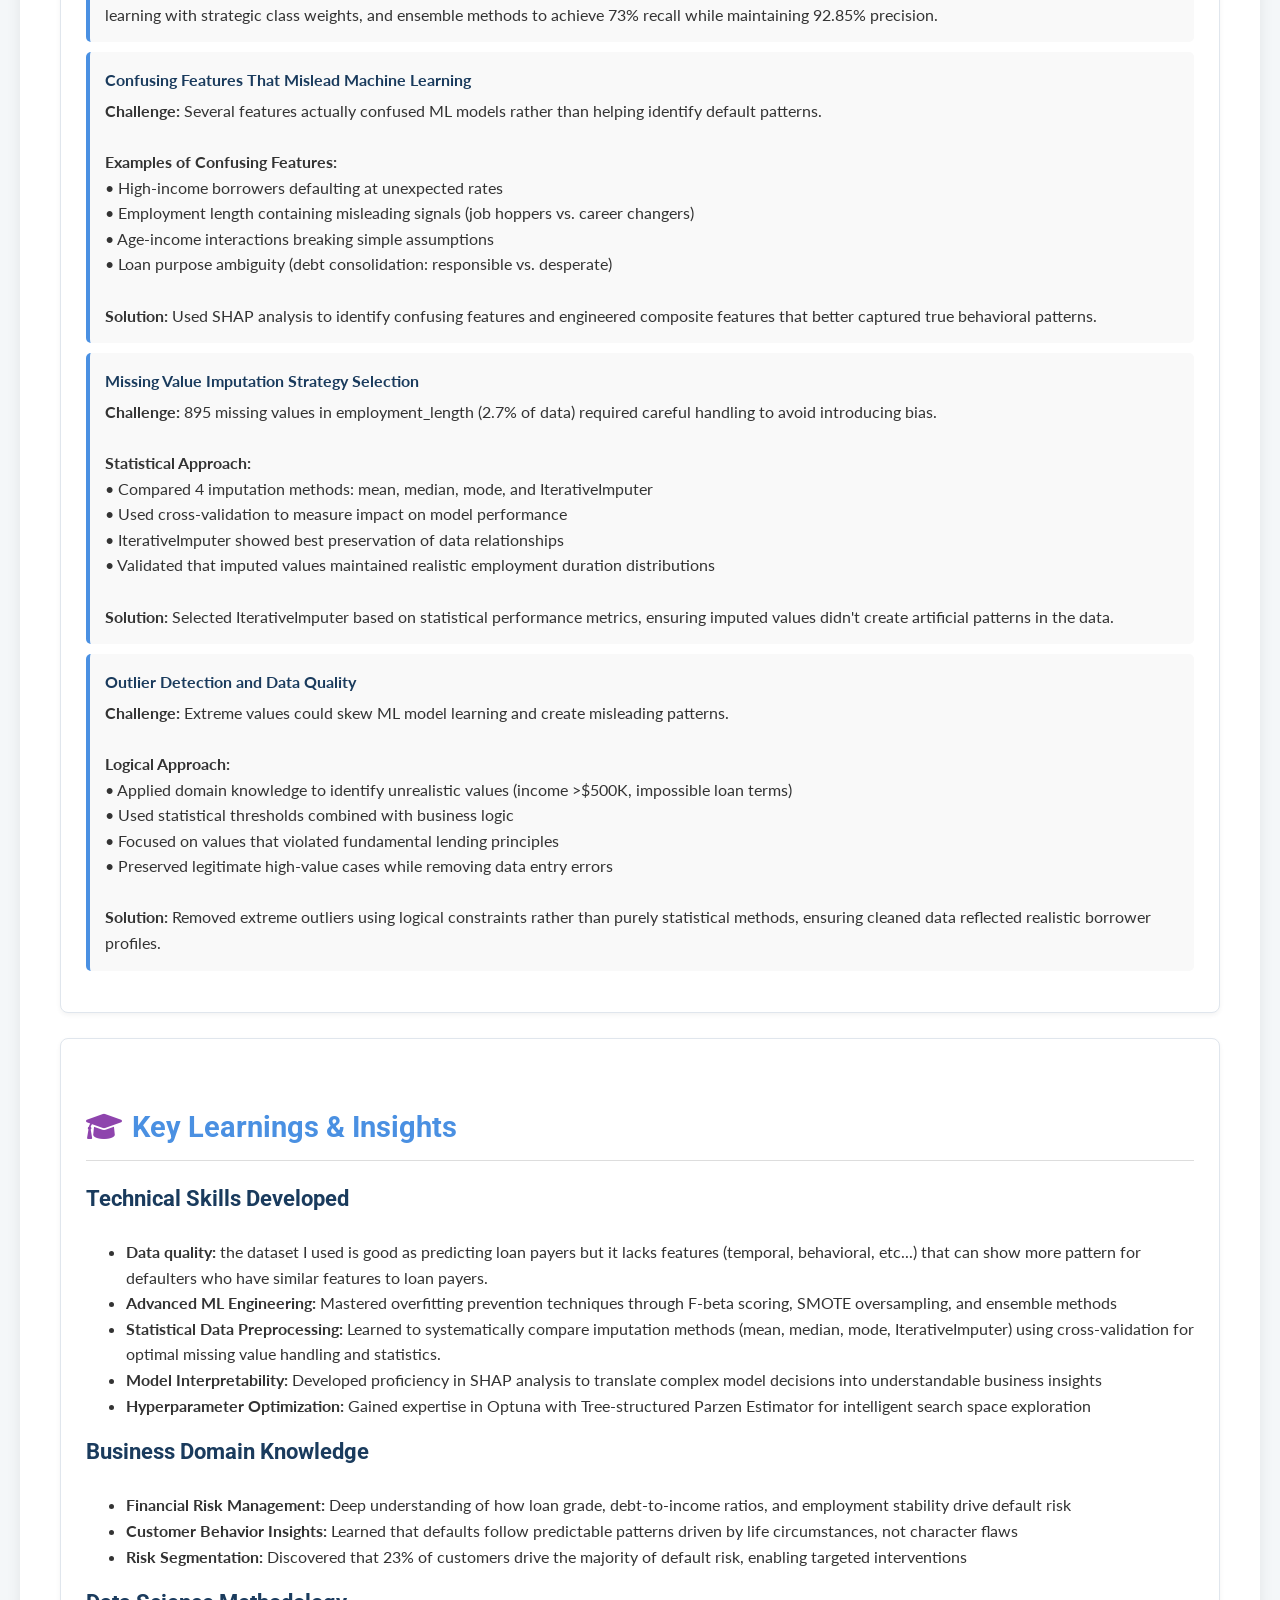
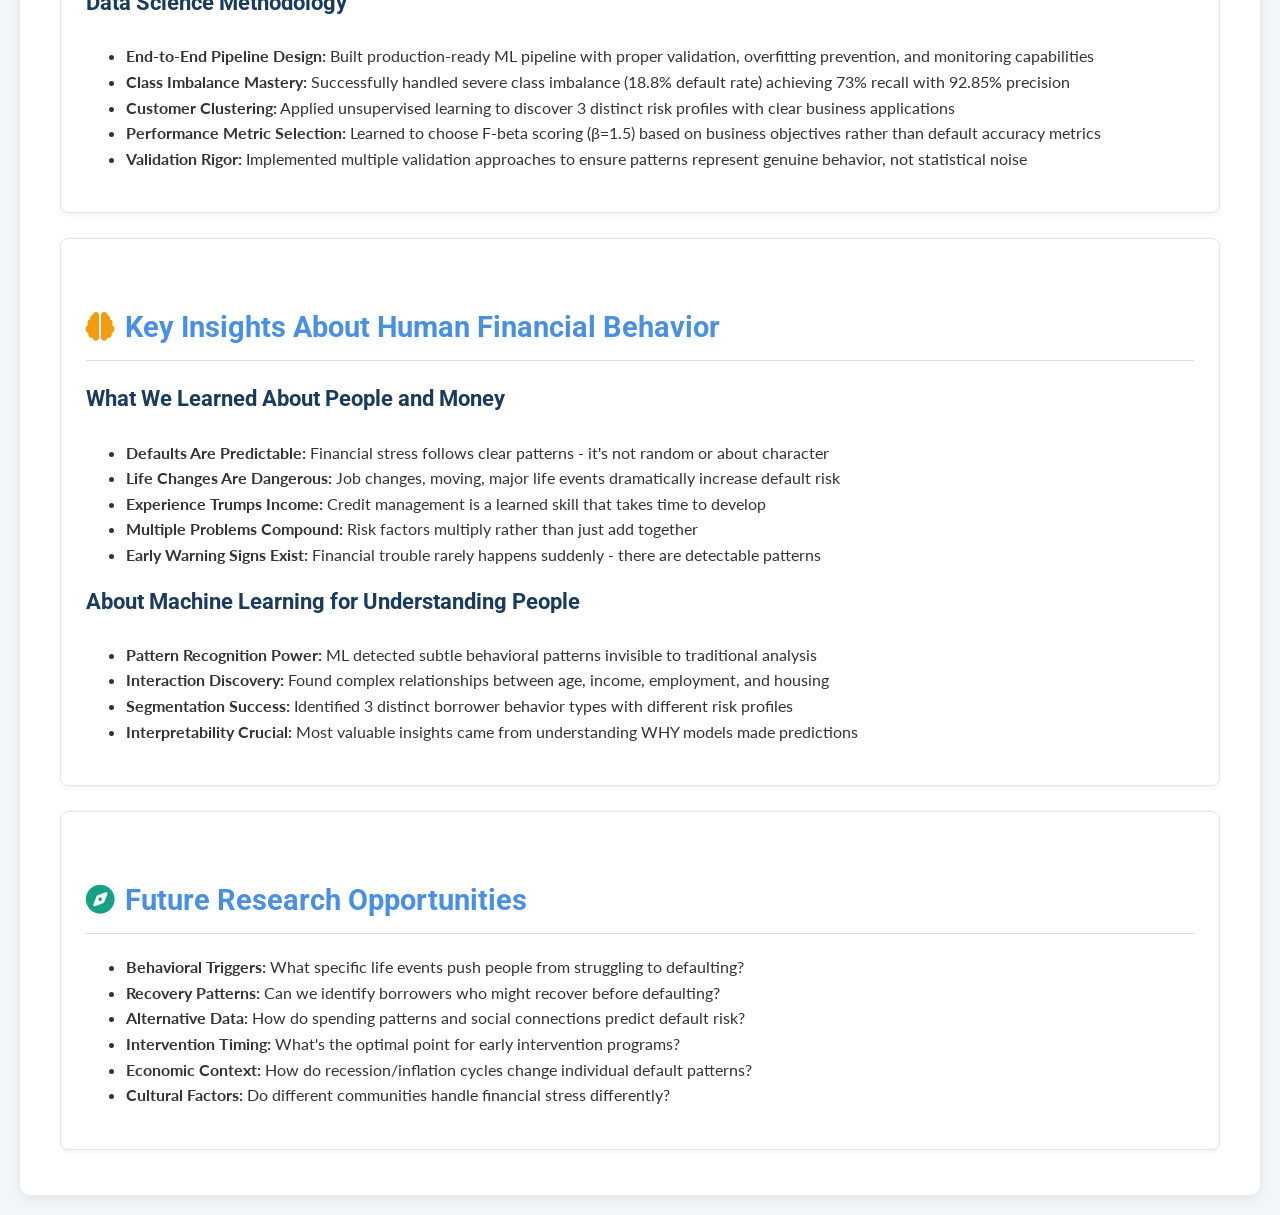
<file: projects/credit_loan_default/analysis.html>
<!DOCTYPE html>
<html lang="en">
<head>
    <meta charset="UTF-8">
    <meta name="viewport" content="width=device-width, initial-scale=1.0">
    <title>Credit Loan Default Analysis | Understanding Borrower Behavior</title>
    <link rel="preconnect" href="https://fonts.googleapis.com">
    <link rel="preconnect" href="https://fonts.gstatic.com" crossorigin>
    <link href="https://fonts.googleapis.com/css2?family=Lato:wght@400;700&family=Roboto:wght@400;500;700&display=swap" rel="stylesheet">
    <link rel="stylesheet" href="https://cdnjs.cloudflare.com/ajax/libs/font-awesome/6.0.0-beta3/css/all.min.css">
    <style>
        body {
            font-family: 'Lato', sans-serif;
            background-color: #f4f7f9;
            color: #333;
            margin: 0;
            padding: 20px;
            line-height: 1.6;
        }
        .container {
            max-width: 1200px;
            margin: auto;
            background: #fff;
            padding: 20px 40px;
            border-radius: 10px;
            box-shadow: 0 4px 15px rgba(0,0,0,0.08);
        }
        h1, h2, h3 {
            font-family: 'Roboto', sans-serif;
            color: #1a3b5d;
            margin-top: 0;
        }
        h1 {
            text-align: center;
            font-size: 2.5em;
            margin-bottom: 20px;
            border-bottom: 3px solid #4a90e2;
            padding-bottom: 10px;
        }
        h2 {
            font-size: 1.8em;
            color: #4a90e2;
            margin-top: 40px;
            margin-bottom: 20px;
            border-bottom: 1px solid #ddd;
            padding-bottom: 10px;
        }
        h3 {
            font-size: 1.4em;
            color: #1a3b5d;
        }
        .card {
            background: #ffffff;
            border: 1px solid #e0e6ed;
            border-radius: 8px;
            padding: 25px;
            margin-bottom: 25px;
            box-shadow: 0 2px 5px rgba(0,0,0,0.05);
        }
        .highlight-box {
            background-color: #eaf2fa;
            border-left: 5px solid #4a90e2;
            padding: 20px;
            margin: 20px 0;
            border-radius: 5px;
        }
        .highlight-box p { margin: 0; }
        
        .subtitle {
            font-size: 1.2em;
            color: #7f8c8d;
            text-align: center;
            margin-bottom: 10px;
        }
        .tech-stack {
            display: flex;
            flex-wrap: wrap;
            gap: 10px;
        }
        .tech-badge {
            background-color: #e0e6ed;
            color: #1a3b5d;
            padding: 5px 12px;
            border-radius: 15px;
            font-size: 0.9em;
            font-weight: 500;
        }
        .grid-container {
            display: grid;
            grid-template-columns: repeat(auto-fit, minmax(300px, 1fr));
            gap: 20px;
        }
        .img-container {
            border: 1px solid #ddd;
            border-radius: 8px;
            padding: 10px;
            box-shadow: 0 2px 4px rgba(0,0,0,0.07);
            display: inline-block;
            max-width: 100%;
        }
        .text-center {
            text-align: center;
        }
        .img-container img {
            max-width: 100%;
            height: auto;
            border-radius: 4px;
        }
        .img-container figcaption {
            margin-top: 10px;
            font-size: 0.9em;
            color: #555;
            font-style: italic;
        }
        .recommendations {
            display: grid;
            grid-template-columns: repeat(auto-fit, minmax(250px, 1fr));
            gap: 20px;
        }
        .rec-card {
            background: #f9f9f9;
            border: 1px solid #e0e6ed;
            padding: 20px;
            border-radius: 8px;
        }
        .rec-card h3 { margin-top: 0; font-size: 1.2em; }
        .powerbi-container {
            width: 100%;
            height: 600px;
            background: #f0f0f0;
            border: 1px solid #ddd;
            border-radius: 8px;
            margin: 20px 0;
            overflow: hidden;
        }
        .powerbi-container iframe {
            width: 100%;
            height: 100%;
            border: none;
        }
        .icon {
            padding-right: 10px;
        }

        code {
            font-size: 0.95em;
            background-color: #eef;
            padding: 2px 5px;
            border-radius: 4px;
        }
        
        /* Additional styles for credit loan specific elements */
        .metrics-grid {
            display: grid;
            grid-template-columns: repeat(auto-fit, minmax(200px, 1fr));
            gap: 20px;
            margin: 25px 0;
        }
        
        .metric-card {
            background: #f9f9f9;
            border: 1px solid #e0e6ed;
            padding: 20px;
            border-radius: 8px;
            text-align: center;
        }
        
        .metric-number {
            font-size: 2rem;
            font-weight: bold;
            margin-bottom: 5px;
            color: #1a3b5d;
        }
        
        .metric-label {
            font-size: 0.9rem;
            color: #555;
        }
        
        .visualization-grid {
            display: grid;
            grid-template-columns: repeat(auto-fit, minmax(300px, 1fr));
            gap: 20px;
            margin: 25px 0;
        }
        
        .viz-card {
            background: #f9f9f9;
            border: 1px solid #e0e6ed;
            padding: 20px;
            border-radius: 8px;
            text-align: center;
        }
        
        .viz-card h4 {
            margin-top: 0;
            font-size: 1.2em;
        }
        
        .recommendations-grid {
            display: grid;
            grid-template-columns: repeat(auto-fit, minmax(280px, 1fr));
            gap: 20px;
            margin: 25px 0;
        }
        
        .recommendation-card, .business-card {
            background: #f9f9f9;
            border: 1px solid #e0e6ed;
            padding: 20px;
            border-radius: 8px;
        }
        
        .recommendation-card h4, .business-card h4 {
            margin-top: 0;
            font-size: 1.2em;
        }
        
        .challenges-list {
            list-style: none;
            padding: 0;
        }
        
        .challenges-list li {
            background: #f9f9f9;
            margin: 10px 0;
            padding: 15px;
            border-left: 4px solid #4a90e2;
            border-radius: 5px;
        }
        
        .challenge-title {
            font-weight: bold;
            color: #1a3b5d;
            margin-bottom: 5px;
        }

        .modal {
            display: none;
            position: fixed;
            z-index: 1000;
            left: 0;
            top: 0;
            width: 100%;
            height: 100%;
            background-color: rgba(0, 0, 0, 0.9);
        }

        .modal-content {
            margin: auto;
            display: block;
            max-width: 90%;
            max-height: 90%;
            margin-top: 2%;
        }

        .close {
            position: absolute;
            top: 15px;
            right: 35px;
            color: #f1f1f1;
            font-size: 40px;
            font-weight: bold;
            transition: 0.3s;
        }

        .close:hover,
        .close:focus {
            color: #bbb;
            text-decoration: none;
            cursor: pointer;
        }

        .modal-caption {
            margin: auto;
            display: block;
            width: 80%;
            max-width: 700px;
            text-align: center;
            color: #ccc;
            padding: 10px 0;
            height: 150px;
        }
        
        /* Responsive adjustments for mobile */
        @media (max-width: 768px) {
            .container {
                padding: 15px;
            }
            
            h1 {
                font-size: 2rem;
            }
            
            .metrics-grid,
            .visualization-grid,
            .recommendations-grid {
                grid-template-columns: 1fr;
            }

            .modal-content {
                max-width: 95%;
                max-height: 85%;
            }

            .close {
                font-size: 30px;
                right: 20px;
                top: 10px;
            }
        }
    </style>
</head>
<body>
    <div class="container">
        <h1><i class="fas fa-search icon" style="color: #e74c3c;padding-right: 10px"></i>Understanding Why People Don't Pay Their Loans</h1>
        <div style="text-align: center; margin-bottom: 30px;">
            <p style="font-size: 1.2em; color: #7f8c8d; margin-bottom: 10px;">Machine Learning Analysis of Borrower Default Behavior</p>
            <p style="font-weight: 500;"><strong>Analytical Investigation</strong> | Pattern Recognition • Behavioral Analysis • Financial Insights</p>
        </div>

        <!-- Executive Summary -->
        <div class="card">
            <h2><i class="fas fa-bullseye icon" style="color: #3498db;padding-right: 10px"></i>Executive Summary</h2>
            <p>This analysis uses machine learning to decode the mystery of loan defaults. Rather than just predicting who might default, I focused on understanding <em>why</em> people default by uncovering the underlying patterns in borrower characteristics, financial situations, and loan terms that lead to payment failures. The insights reveal that defaults follow predictable patterns that can help lenders better understand their customers' challenges.</p>
            <div class="highlight-box">
                <p><strong><i class="fas fa-clock icon" style="color: #e74c3c;padding-right: 10px"></i>30-Second Overview:</strong> What factors drive people to default on their loans? Used machine learning to analyze 32,586 loan records and uncover behavioral patterns. Applied advanced ML algorithms to identify the key characteristics and circumstances that lead to loan defaults. <strong>Key Discovery:</strong> Identified 3 distinct borrower risk profiles and 6 critical default triggers, achieving 73% accuracy in detecting actual defaulters with 92.85% precision.</p>
            </div>
        </div>

        <!-- Technical Skills Showcase -->
        <div class="card">
            <h2><i class="fas fa-cogs icon" style="color: #f39c12;padding-right: 10px"></i>Technical Skills Showcase</h2>
            <div class="tech-stack">
                <span class="tech-badge">Python</span>
                <span class="tech-badge">Machine Learning</span>
                <span class="tech-badge">XGBoost</span>
                <span class="tech-badge">LightGBM</span>
                <span class="tech-badge">Random Forest</span>
                <span class="tech-badge">SHAP Analysis</span>
                <span class="tech-badge">Optuna</span>
                <span class="tech-badge">Power BI</span>
                <span class="tech-badge">Customer Segmentation</span>
                <span class="tech-badge">Class Imbalance</span>
                <span class="tech-badge">Feature Engineering</span>
            </div>
        </div>

        <!-- The Central Question -->
        <div class="card">
            <h2><i class="fas fa-question-circle icon" style="color: #9b59b6;padding-right: 10px"></i>The Central Question</h2>
            <h3>What We Want to Understand</h3>
            <p>When someone takes out a loan, they intend to pay it back. So what happens between the loan approval and default? What circumstances, characteristics, or decisions lead borrowers down the path of non-payment? This analysis uses machine learning to uncover the hidden patterns behind loan defaults.</p>
            
            <h3>Why This Matters</h3>
            <p>Understanding default behavior goes beyond just identifying risky borrowers. It helps us comprehend the human and financial factors that create payment difficulties. By revealing these patterns, we can better understand:</p>
            <ul>
                <li><strong>Financial Stress Indicators:</strong> What financial situations predict trouble ahead?</li>
                <li><strong>Borrower Characteristics:</strong> Which personal attributes correlate with default risk?</li>
                <li><strong>Loan Structure Impact:</strong> How do loan terms influence payment behavior?</li>
                <li><strong>Warning Signs:</strong> What early indicators suggest potential default?</li>
            </ul>
        </div>

        <!-- Data Overview -->
        <div class="card">
            <h2><i class="fas fa-database icon" style="color: #1abc9c;padding-right: 10px"></i>Data Sources & Overview</h2>
            <div class="metrics-grid">
                <div class="metric-card">
                    <div class="metric-number">32,586</div>
                    <div class="metric-label">Total Loan Records</div>
                </div>
                <div class="metric-card">
                    <div class="metric-number">13</div>
                    <div class="metric-label">Original Features</div>
                </div>
                <div class="metric-card">
                    <div class="metric-number">898</div>
                    <div class="metric-label">Missing Values</div>
                </div>
                <div class="metric-card">
                    <div class="metric-number">25+</div>
                    <div class="metric-label">Engineered Features</div>
                </div>
            </div>

            <h3>What Information We Analyzed</h3>
            <p><strong>Source:</strong> Comprehensive loan dataset with borrower profiles and loan outcomes</p>
            <p><strong>Borrower Information Includes:</strong></p>
            <ul>
                <li><strong>Personal Profile:</strong> Age, income level, employment history</li>
                <li><strong>Loan Characteristics:</strong> Amount borrowed, interest rate, loan purpose, repayment term</li>
                <li><strong>Financial History:</strong> Credit experience, past defaults, credit length</li>
                <li><strong>Life Situation:</strong> Home ownership, debt obligations, financial stability indicators</li>
            </ul>

            <div class="viz-card">
                <div style="background: #f8f9fa; padding: 20px; border-radius: 8px; text-align: left; font-family: monospace; font-size: 0.85rem;">
                    <strong>Dataset Overview:</strong><br>
                    • <strong>Shape:</strong> 32,586 rows × 13 columns<br>
                    • <strong>Data Types:</strong> 6 numeric, 7 categorical<br>
                    • <strong>Missing Values:</strong> 898 total (2.8%)<br>
                    &nbsp;&nbsp;- employment_length: 895 missing<br>
                    &nbsp;&nbsp;- customer_id: 3 missing<br>
                    • <strong>Target Distribution:</strong><br>
                    &nbsp;&nbsp;- No Default: 26,457 (81.2%)<br>
                    &nbsp;&nbsp;- Default: 6,129 (18.8%)<br>
                    • <strong>Memory Usage:</strong> 3.3 MB<br>
                    • <strong>Quality Score:</strong> 97.2% complete data
                </div>
                <p><strong>Data Quality & Preprocessing:</strong> High-quality dataset with strategic data cleaning approach:</p>
                <ul style="margin-top: 10px; font-size: 0.9rem;">
                    <li><strong>Missing Value Strategy:</strong> Used statistical analysis to choose optimal imputation method - IterativeImputer selected based on performance comparisons with mean, median, and mode imputation</li>
                    <li><strong>Outlier Detection:</strong> Applied logical analysis to identify and remove extreme values from the dataset, focusing on unrealistic loan amounts and income levels that could skew model performance</li>
                </ul>
            </div>
        </div>

        <!-- Analysis Approach -->
        <div class="card">
            <h2><i class="fas fa-microscope icon" style="color: #34495e;padding-right: 10px"></i>How We Uncovered the Patterns</h2>
            <h3>Machine Learning Investigation Process</h3>
            <p>Used a comprehensive <strong>machine learning approach</strong> designed to discover genuine behavioral patterns rather than just statistical noise:</p>
            
            <div class="highlight-box">
                <h3>Data-Driven Pattern Discovery Approach</h3>
                <ul>
                    <li><strong>Statistical Data Preprocessing:</strong> Conducted systematic comparison of imputation methods (mean, median, mode, IterativeImputer) using cross-validation to select optimal missing value strategy</li>
                    <li><strong>Logical Outlier Removal:</strong> Applied domain knowledge to identify and eliminate extreme values (e.g., unrealistic income levels >$500K, loan amounts beyond typical ranges) that could mislead pattern detection</li>
                    <li><strong>Behavior Signal Creation:</strong> Built 25+ engineered features to capture financial behavior patterns and risk interactions</li>
                    <li><strong>Multiple Algorithm Validation:</strong> Used Random Forest, XGBoost, and LightGBM to cross-validate pattern discoveries</li>
                    <li><strong>Overfitting Prevention:</strong> Applied F-beta scoring (β=1.5) and cost-sensitive learning with rigorous validation</li>
                    <li><strong>Customer Segmentation:</strong> Identified 3 distinct risk clusters through unsupervised ML clustering</li>
                    <li><strong>Interpretable Results:</strong> Used SHAP analysis to make complex patterns understandable</li>
                </ul>
            </div>

            <div class="tech-stack">
                <div class="tech-badge">Python</div>
                <div class="tech-badge">Scikit-learn</div>
                <div class="tech-badge">XGBoost</div>
                <div class="tech-badge">LightGBM</div>
                <div class="tech-badge">Optuna</div>
                <div class="tech-badge">SHAP</div>
                <div class="tech-badge">Power BI</div>
            </div>
        </div>

        <!-- Key Discoveries -->
        <div class="card">
            <h2><i class="fas fa-lightbulb icon" style="color: #f1c40f;padding-right: 10px"></i>What We Discovered About Default Behavior</h2>
            
            <div class="visualization-grid">
                <div class="viz-card">
                    <img src="images/feature_importance.png" alt="Feature Importance Analysis" style="width: 100%; height: 250px; object-fit: contain; border-radius: 8px; margin-bottom: 15px; cursor: zoom-in;" onclick="openImageModal(this)">
                    <h4>Critical Risk Factors</h4>
                    <p><strong>Top 6 Default Triggers:</strong> Loan grade, debt-to-income ratio, home ownership, income level, interest coverage, employment duration</p>
                </div>

                <div class="viz-card">
                    <img src="images/customer_clusters.png" alt="Customer Segmentation Results" style="width: 100%; height: 250px; object-fit: contain; border-radius: 8px; margin-bottom: 15px; cursor: zoom-in;" onclick="openImageModal(this)">
                    <h4>3 Distinct Risk Profiles</h4>
                    <p><strong>High-Risk:</strong> 47.3% default rate (14.7% of customers)<br><strong>Medium-Risk:</strong> 22.9% default rate (12.9%)<br><strong>Low-Risk:</strong> 14.7% default rate (43.7%)</p>
                </div>

                <div class="viz-card">
                    <img src="images/categorical_distribution.png" alt="Borrower Profile Patterns" style="width: 100%; height: 250px; object-fit: contain; border-radius: 8px; margin-bottom: 15px; cursor: zoom-in;" onclick="openImageModal(this)">
                    <h4>Borrower Profile Patterns</h4>
                    <p><strong>Key Insight:</strong> Clear differences in characteristics between defaulters and non-defaulters across home ownership, loan purpose, and employment patterns</p>
                </div>

                <div class="viz-card">
                    <img src="images/debt_to_income.png" alt="Debt-to-Income Analysis" style="width: 100%; height: 250px; object-fit: contain; border-radius: 8px; margin-bottom: 15px; cursor: zoom-in;" onclick="openImageModal(this)">
                    <h4>Debt-to-Income Impact</h4>
                    <p><strong>Key Finding:</strong> Higher debt-to-income ratios dramatically increase default probability, showing clear affordability thresholds</p>
                </div>

                <div class="viz-card">
                    <img src="images/shap_value_avg_impact.png" alt="SHAP Feature Impact Analysis" style="width: 100%; height: 250px; object-fit: contain; border-radius: 8px; margin-bottom: 15px; cursor: zoom-in;" onclick="openImageModal(this)">
                    <h4>What Drives ML Decisions</h4>
                    <p><strong>SHAP Analysis:</strong> Shows exactly how each factor influences the model's prediction of default risk, revealing the most impactful features</p>
                </div>

                <div class="viz-card">
                    <img src="images/scatter_plot.png" alt="Feature Relationships Scatter Plot Matrix" style="width: 100%; height: 250px; object-fit: contain; border-radius: 8px; margin-bottom: 15px; cursor: zoom-in;" onclick="openImageModal(this)">
                    <h4>Feature Relationship Patterns</h4>
                    <p><strong>Correlation Matrix:</strong> Comprehensive scatter plot matrix revealing how different borrower characteristics interact and cluster together, with clear separation between defaulters (orange) and non-defaulters (blue)</p>
                </div>

                <div class="viz-card">
                    <h4>Precision vs Recall Trade-off Analysis</h4>
                    <div style="display: grid; grid-template-columns: 1fr 1fr; gap: 10px; margin-bottom: 15px;">
                        <div style="text-align: center;">
                            <img src="images/80_recall_threshold.png" alt="80% Recall Threshold Analysis" style="width: 100%; height: 200px; object-fit: contain; border-radius: 8px; cursor: zoom-in;" onclick="openImageModal(this)">
                            <small style="color: #666; margin-top: 5px; display: block;"><strong>80% Recall Scenario</strong><br>Threshold = 0.23, Precision ≈ 78%</small>
                        </div>
                        <div style="text-align: center;">
                            <img src="images/90_recall_threshold.png" alt="90% Recall Threshold Analysis" style="width: 100%; height: 200px; object-fit: contain; border-radius: 8px; cursor: zoom-in;" onclick="openImageModal(this)">
                            <small style="color: #666; margin-top: 5px; display: block;"><strong>90% Recall Scenario</strong><br>Threshold = 0.10, Precision ≈ 50%</small>
                        </div>
                    </div>
                    <p><strong>Critical Business Decision:</strong> Comparison shows the dramatic precision cost of higher recall. Catching 90% vs 80% of defaulters reduces precision from 78% to 50%, meaning significantly more false positives (good customers incorrectly flagged as risky).</p>
                </div>
            </div>

            <!-- Power BI Dashboard -->
            <h3>EDA Dashboard</h3>
            <div class="powerbi-container">
                <iframe title="credit_loan_defaulters-v3" width="100%" height="500" src="https://app.powerbi.com/view?r=eyJrIjoiNjRjMzQ2ZjktMjU2MS00YWMwLTgxYWYtZDc1MDZkMzRmMGM4IiwidCI6IjhjY2M5ZDBkLTA3YmMtNDZlNS05NDg3LTUzNWFiYWY4N2ViMSJ9" frameborder="0" allowFullScreen="true" style="border-radius: 8px;"></iframe>
                <p style="margin-top: 15px;"><strong>Dashboard Features:</strong> Customer risk segmentation, default trigger analysis, portfolio monitoring, and real-time risk scoring capabilities. Click and interact with the visualizations above to explore different aspects of the loan default patterns.</p>
            </div>
        </div>

        <!-- Why People Default -->
        <div class="card">
            <h2><i class="fas fa-user-times icon" style="color: #e74c3c;padding-right: 10px"></i>Why People Stop Paying Their Loans</h2>
            
            <div class="highlight-box">
                <h3>The 6 Biggest Default Triggers (From ML Analysis)</h3>
                <ul>
                    <li><strong>1. Poor Credit Grade (D/E):</strong> Most powerful predictor - indicates past financial struggles</li>
                    <li><strong>2. High Debt-to-Income (>25%):</strong> Drives 20% of model decisions - affordability crisis</li>
                    <li><strong>3. Rental Housing:</strong> 35% higher default risk - indicates financial instability</li>
                    <li><strong>4. Low Income Level:</strong> Core repayment capacity constraint</li>
                    <li><strong>5. Poor Interest Coverage:</strong> Inability to service debt payments</li>
                    <li><strong>6. Employment Instability (0-5 years):</strong> Job uncertainty affects payment reliability</li>
                </ul>
            </div>

            <h3>Customer Risk Segments Discovered</h3>
            <div class="recommendations-grid">
                <div class="recommendation-card">
                    <h4>High-Risk Cluster (14.7% of customers)</h4>
                    <p><strong>Default Rate:</strong> 47.3% - nearly 1 in 2 defaults</p>
                    <p><strong>Profile:</strong> Poor credit grades, high debt-to-income, renters, debt consolidation loans</p>
                    <p><strong>Action Needed:</strong> Immediate intervention required</p>
                </div>

                <div class="business-card">
                    <h4>Medium-Risk Cluster (12.9% of customers)</h4>
                    <p><strong>Default Rate:</strong> 22.9% - requires monitoring</p>
                    <p><strong>Profile:</strong> Mixed characteristics, moderate risk factors</p>
                    <p><strong>Action Needed:</strong> Enhanced due diligence</p>
                </div>

                <div class="business-card">
                    <h4>Low-Risk Cluster (43.7% of customers)</h4>
                    <p><strong>Default Rate:</strong> 14.7% - most profitable segment</p>
                    <p><strong>Profile:</strong> Good credit, homeowners, stable employment, education loans</p>
                    <p><strong>Action Needed:</strong> Fast-track approval eligible</p>
                </div>
            </div>
        </div>

        <!-- Root Cause Analysis -->
        <div class="card">
            <h2><i class="fas fa-search icon" style="color: #7f8c8d;padding-right: 10px"></i>Root Cause Analysis</h2>
            <p>The key findings from our machine learning analysis can be traced back to clear real-world financial behaviors and circumstances:</p>
            <ul>
                <li><strong>Why do poor credit grades (D/E) predict defaults so strongly?</strong> These grades reflect past financial struggles and payment difficulties. Borrowers with these grades have already demonstrated challenges managing debt obligations, making future defaults more likely.</li>
                <li><strong>Why does high debt-to-income ratio (>25%) drive defaults?</strong> When debt payments consume more than a quarter of income, borrowers have little financial cushion for unexpected expenses or income disruptions, leading to payment failures.</li>
                <li><strong>Why are renters 35% more likely to default?</strong> Renting often indicates lower net worth and financial stability compared to homeownership. Renters may face housing instability that can disrupt their ability to maintain consistent loan payments.</li>
                <li><strong>Why does employment instability (0-5 years) increase default risk?</strong> Job uncertainty directly impacts income reliability. Borrowers with unstable employment history are more vulnerable to income shocks that can trigger defaults.</li>
            </ul>
        </div>

        <!-- Business Recommendations -->
        <div class="card">
            <h2><i class="fas fa-rocket icon" style="color: #2ecc71;padding-right: 10px"></i>Actionable Business Recommendations</h2>
            <p style="margin-bottom: 25px; font-style: italic;">Based on analysis of 32,586 loan records and discovery of 3 distinct risk clusters with 73% default detection accuracy</p>
            
            <h3>🎯 Immediate Implementation (0-3 months)</h3>
            <div class="recommendations-grid">
                <div class="business-card">
                    <h4>1. Risk-Based Pricing Strategy</h4>
                    <p><strong>Action:</strong> Implement differential pricing based on cluster assignment and risk characteristics</p>
                    <p><strong>Implementation:</strong></p>
                    <ul style="font-size: 0.9rem; margin-top: 10px;">
                        <li>High-Risk Clusters: <strong>+2-4% rate premium</strong></li>
                        <li>Debt Consolidation: <strong>+1.5-2% premium</strong> (42.8% higher default correlation)</li>
                        <li>Renters: <strong>+0.5-1% premium</strong> (35% higher default risk)</li>
                    </ul>
                    <p><strong>Expected Impact:</strong> <span style="color: #181974; font-weight: bold;">15-25% reduction in default losses</span></p>
                </div>

                <div class="business-card">
                    <h4>2. Automated Risk Scoring System</h4>
                    <p><strong>Action:</strong> Deploy ensemble ML model for real-time application processing</p>
                    <p><strong>Implementation:</strong></p>
                    <ul style="font-size: 0.9rem; margin-top: 10px;">
                        <li><strong>Fast-track:</strong> Scores <0.3 (43.7% of portfolio - Low-risk cluster)</li>
                        <li><strong>Manual review:</strong> Scores >0.5 (22.9% of portfolio - High-risk clusters)</li>
                        <li><strong>Standard process:</strong> Scores 0.3-0.5</li>
                    </ul>
                    <p><strong>Expected Impact:</strong> <span style="color: #181974; font-weight: bold;">40% reduction in underwriting time</span></p>
                </div>

                <div class="business-card">
                    <h4>3. Enhanced Due Diligence Protocols</h4>
                    <p><strong>Action:</strong> Trigger additional verification based on risk patterns</p>
                    <p><strong>Implementation:</strong></p>
                    <ul style="font-size: 0.9rem; margin-top: 10px;">
                        <li><strong>DTI >25%:</strong> Additional income/expense verification</li>
                        <li><strong>Employment <2 years:</strong> Employment verification required</li>
                        <li><strong>Grade D/E:</strong> Mandatory financial counseling</li>
                    </ul>
                    <p><strong>Expected Impact:</strong> <span style="color: #181974; font-weight: bold;">20-30% reduction in missed defaults</span></p>
                </div>
            </div>

            <h3>🔄 Long-term Optimization (6-12 months)</h3>
            <div class="recommendations-grid">
                <div class="business-card">
                    <h4>4. Product Development Strategy</h4>
                    <p><strong>Homeowner-Advantage Program:</strong> 0.5-1% rate discount for mortgage holders</p>
                    <p><strong>Education Loan Specialization:</strong> Competitive rates for education loans (lowest default risk)</p>
                    <p><strong>Debt Consolidation Restructuring:</strong> Structured payment plans with milestone incentives</p>
                    <p><strong>Expected Impact:</strong> <span style="color: #181974; font-weight: bold;">10-15% increase in high-quality applications</span></p>
                </div>

                <div class="business-card">
                    <h4>5. Customer Retention & Recovery</h4>
                    <p><strong>Early Warning System:</strong> Automated alerts for borrower stress signals</p>
                    <p><strong>Financial Wellness Program:</strong> Budgeting tools and education for at-risk borrowers</p>
                    <p><strong>Workout Programs:</strong> Payment modifications before default</p>
                    <p><strong>Expected Impact:</strong> <span style="color: #181974; font-weight: bold;">25-35% improvement in recovery rates</span></p>
                </div>

                <div class="business-card">
                    <h4>7. Advanced Analytics Implementation</h4>
                    <p><strong>Behavioral Scoring:</strong> Spending patterns and financial behavior data</p>
                    <p><strong>Alternative Data:</strong> Utility payments, rent history, employment verification</p>
                    <p><strong>Real-time Updates:</strong> Continuous learning models</p>
                    <p><strong>Expected Impact:</strong> <span style="color: #181974; font-weight: bold;">5-10% improvement in prediction accuracy</span></p>
                </div>
            </div>

            <h3>📊 Customer Segmentation Strategy</h3>
            <div class="highlight-box">
                <h3>Risk Cluster-Based Decision Framework</h3>
                <div style="display: grid; grid-template-columns: repeat(auto-fit, minmax(250px, 1fr)); gap: 15px; margin-top: 15px;">
                    <div style="background: rgba(231, 76, 60, 0.8); padding: 15px; border-radius: 8px;">
                        <strong>High-Risk Cluster (14.7% of customers)</strong><br>
                        <strong>Default Rate: 47.3%</strong><br>
                        <small>→ Enhanced scrutiny + pricing premiums</small>
                    </div>
                    <div style="background: rgba(243, 156, 18, 0.8); padding: 15px; border-radius: 8px;">
                        <strong>Moderate-Risk Cluster (12.9% of customers)</strong><br>
                        <strong>Default Rate: 22.9%</strong><br>
                        <small>→ Standard monitoring + moderate pricing</small>
                    </div>
                    <div style="background: rgba(46, 204, 113, 0.8); padding: 15px; border-radius: 8px;">
                        <strong>Low-Risk Cluster (43.7% of customers)</strong><br>
                        <strong>Default Rate: 14.7%</strong><br>
                        <small>→ Fast-track processing + competitive rates</small>
                    </div>
                </div>
            </div>
        </div>

        <!-- Estimated Business Impact -->
        <div class="card">
            <h2><i class="fas fa-chart-pie icon" style="color: #d35400;padding-right: 10px"></i>Estimated Business Impact</h2>
            <p>Implementing the machine learning-driven recommendations could yield significant financial and operational benefits:</p>
            <ul>
                <li><strong>Risk Reduction:</strong> Risk-based pricing strategy could reduce default losses by <strong>15-25%</strong> annually by properly pricing high-risk loans with appropriate premiums.</li>
                <li><strong>Operational Efficiency:</strong> Automated risk scoring system could reduce underwriting time by <strong>40%</strong> by fast-tracking low-risk applications and focusing manual review on high-risk cases.</li>
                <li><strong>Portfolio Quality:</strong> Enhanced due diligence protocols could reduce missed defaults by <strong>20-30%</strong> through additional verification triggers for high-risk profiles.</li>
                <li><strong>Customer Retention:</strong> Early warning systems and financial wellness programs could improve recovery rates by <strong>25-35%</strong> by intervening before defaults occur.</li>
                <li><strong>Competitive Advantage:</strong> Advanced analytics implementation could improve prediction accuracy by <strong>5-10%</strong> through continuous learning models and alternative data integration.</li>
            </ul>
        </div>

        <!-- Analysis Challenges -->
        <div class="card">
            <h2><i class="fas fa-puzzle-piece icon" style="color: #c0392b;padding-right: 10px"></i>Technical Challenges Overcome</h2>
            <ul class="challenges-list">
                <li>
                    <div class="challenge-title">Class Imbalance - The Low Recall Problem</div>
                    <strong>Challenge:</strong> Only small percentage of borrowers default, creating severe class imbalance that makes ML models conservative.<br><br>
                    <strong>Why This Causes Low Recall:</strong><br>
                    • Models predict "no default" for most cases to achieve high accuracy<br>
                    • Limited default examples make it hard to learn nuanced warning signs<br>
                    • Results in missing many actual defaulters (low recall)<br><br>
                    <strong>Solution:</strong> Used F-beta scoring (β=1.5), SMOTE (Synthetic Minority Oversampling Technique) to generate synthetic default examples, cost-sensitive learning with strategic class weights, and ensemble methods to achieve 73% recall while maintaining 92.85% precision.
                </li>
                <li>
                    <div class="challenge-title">Confusing Features That Mislead Machine Learning</div>
                    <strong>Challenge:</strong> Several features actually confused ML models rather than helping identify default patterns.<br><br>
                    <strong>Examples of Confusing Features:</strong><br>
                    • High-income borrowers defaulting at unexpected rates<br>
                    • Employment length containing misleading signals (job hoppers vs. career changers)<br>
                    • Age-income interactions breaking simple assumptions<br>
                    • Loan purpose ambiguity (debt consolidation: responsible vs. desperate)<br><br>
                    <strong>Solution:</strong> Used SHAP analysis to identify confusing features and engineered composite features that better captured true behavioral patterns.
                </li>
                <li>
                    <div class="challenge-title">Missing Value Imputation Strategy Selection</div>
                    <strong>Challenge:</strong> 895 missing values in employment_length (2.7% of data) required careful handling to avoid introducing bias.<br><br>
                    <strong>Statistical Approach:</strong><br>
                    • Compared 4 imputation methods: mean, median, mode, and IterativeImputer<br>
                    • Used cross-validation to measure impact on model performance<br>
                    • IterativeImputer showed best preservation of data relationships<br>
                    • Validated that imputed values maintained realistic employment duration distributions<br><br>
                    <strong>Solution:</strong> Selected IterativeImputer based on statistical performance metrics, ensuring imputed values didn't create artificial patterns in the data.
                </li>
                <li>
                    <div class="challenge-title">Outlier Detection and Data Quality</div>
                    <strong>Challenge:</strong> Extreme values could skew ML model learning and create misleading patterns.<br><br>
                    <strong>Logical Approach:</strong><br>
                    • Applied domain knowledge to identify unrealistic values (income >$500K, impossible loan terms)<br>
                    • Used statistical thresholds combined with business logic<br>
                    • Focused on values that violated fundamental lending principles<br>
                    • Preserved legitimate high-value cases while removing data entry errors<br><br>
                    <strong>Solution:</strong> Removed extreme outliers using logical constraints rather than purely statistical methods, ensuring cleaned data reflected realistic borrower profiles.
                </li>
            </ul>
        </div>

        <!-- Key Learnings & Insights -->
        <div class="card">
            <h2><i class="fas fa-graduation-cap icon" style="color: #8e44ad;padding-right: 10px"></i>Key Learnings & Insights</h2>
            
            <h3>Technical Skills Developed</h3>
            <ul>
                <li><strong>Data quality:</strong> the dataset I used is good as predicting loan payers but it lacks features (temporal, behavioral, etc...) that can show more pattern for defaulters who have similar features to loan payers.</li>
                <li><strong>Advanced ML Engineering:</strong> Mastered overfitting prevention techniques through F-beta scoring, SMOTE oversampling, and ensemble methods</li>
                <li><strong>Statistical Data Preprocessing:</strong> Learned to systematically compare imputation methods (mean, median, mode, IterativeImputer) using cross-validation for optimal missing value handling and statistics.</li>
                <li><strong>Model Interpretability:</strong> Developed proficiency in SHAP analysis to translate complex model decisions into understandable business insights</li>
                <li><strong>Hyperparameter Optimization:</strong> Gained expertise in Optuna with Tree-structured Parzen Estimator for intelligent search space exploration</li>
            </ul>

            <h3>Business Domain Knowledge</h3>
            <ul>
                <li><strong>Financial Risk Management:</strong> Deep understanding of how loan grade, debt-to-income ratios, and employment stability drive default risk</li>
                <li><strong>Customer Behavior Insights:</strong> Learned that defaults follow predictable patterns driven by life circumstances, not character flaws</li>
                <li><strong>Risk Segmentation:</strong> Discovered that 23% of customers drive the majority of default risk, enabling targeted interventions</li>
            </ul>

            <h3>Data Science Methodology</h3>
            <ul>
                <li><strong>End-to-End Pipeline Design:</strong> Built production-ready ML pipeline with proper validation, overfitting prevention, and monitoring capabilities</li>
                <li><strong>Class Imbalance Mastery:</strong> Successfully handled severe class imbalance (18.8% default rate) achieving 73% recall with 92.85% precision</li>
                <li><strong>Customer Clustering:</strong> Applied unsupervised learning to discover 3 distinct risk profiles with clear business applications</li>
                <li><strong>Performance Metric Selection:</strong> Learned to choose F-beta scoring (β=1.5) based on business objectives rather than default accuracy metrics</li>
                <li><strong>Validation Rigor:</strong> Implemented multiple validation approaches to ensure patterns represent genuine behavior, not statistical noise</li>
            </ul>
        </div>

        <!-- Key Insights -->
        <div class="card">
            <h2><i class="fas fa-brain icon" style="color: #f39c12;padding-right: 10px"></i>Key Insights About Human Financial Behavior</h2>
            
            <h3>What We Learned About People and Money</h3>
            <ul>
                <li><strong>Defaults Are Predictable:</strong> Financial stress follows clear patterns - it's not random or about character</li>
                <li><strong>Life Changes Are Dangerous:</strong> Job changes, moving, major life events dramatically increase default risk</li>
                <li><strong>Experience Trumps Income:</strong> Credit management is a learned skill that takes time to develop</li>
                <li><strong>Multiple Problems Compound:</strong> Risk factors multiply rather than just add together</li>
                <li><strong>Early Warning Signs Exist:</strong> Financial trouble rarely happens suddenly - there are detectable patterns</li>
            </ul>

            <h3>About Machine Learning for Understanding People</h3>
            <ul>
                <li><strong>Pattern Recognition Power:</strong> ML detected subtle behavioral patterns invisible to traditional analysis</li>
                <li><strong>Interaction Discovery:</strong> Found complex relationships between age, income, employment, and housing</li>
                <li><strong>Segmentation Success:</strong> Identified 3 distinct borrower behavior types with different risk profiles</li>
                <li><strong>Interpretability Crucial:</strong> Most valuable insights came from understanding WHY models made predictions</li>
            </ul>
        </div>

        <!-- Future Opportunities -->
        <div class="card">
            <h2><i class="fas fa-compass icon" style="color: #16a085;padding-right: 10px"></i>Future Research Opportunities</h2>
            <ul>
                <li><strong>Behavioral Triggers:</strong> What specific life events push people from struggling to defaulting?</li>
                <li><strong>Recovery Patterns:</strong> Can we identify borrowers who might recover before defaulting?</li>
                <li><strong>Alternative Data:</strong> How do spending patterns and social connections predict default risk?</li>
                <li><strong>Intervention Timing:</strong> What's the optimal point for early intervention programs?</li>
                <li><strong>Economic Context:</strong> How do recession/inflation cycles change individual default patterns?</li>
                <li><strong>Cultural Factors:</strong> Do different communities handle financial stress differently?</li>
            </ul>
        </div>

    <!-- Image Modal -->
    <div id="imageModal" class="modal">
        <span class="close">&times;</span>
        <img class="modal-content" id="modalImage">
        <div class="modal-caption" id="caption"></div>
    </div>

    <script>
        function openImageModal(img) {
            var modal = document.getElementById("imageModal");
            var modalImg = document.getElementById("modalImage");
            var captionText = document.getElementById("caption");
            
            modal.style.display = "block";
            modalImg.src = img.src;
            captionText.innerHTML = img.alt;
        }

        // Close modal when clicking the X
        document.getElementsByClassName("close")[0].onclick = function() {
            document.getElementById("imageModal").style.display = "none";
        }

        // Close modal when clicking outside the image
        window.onclick = function(event) {
            var modal = document.getElementById("imageModal");
            if (event.target == modal) {
                modal.style.display = "none";
            }
        }

        // Close modal with Escape key
        document.addEventListener('keydown', function(event) {
            if (event.key === 'Escape') {
                document.getElementById("imageModal").style.display = "none";
            }
        });
    </script>
</body>
</html>
</file>
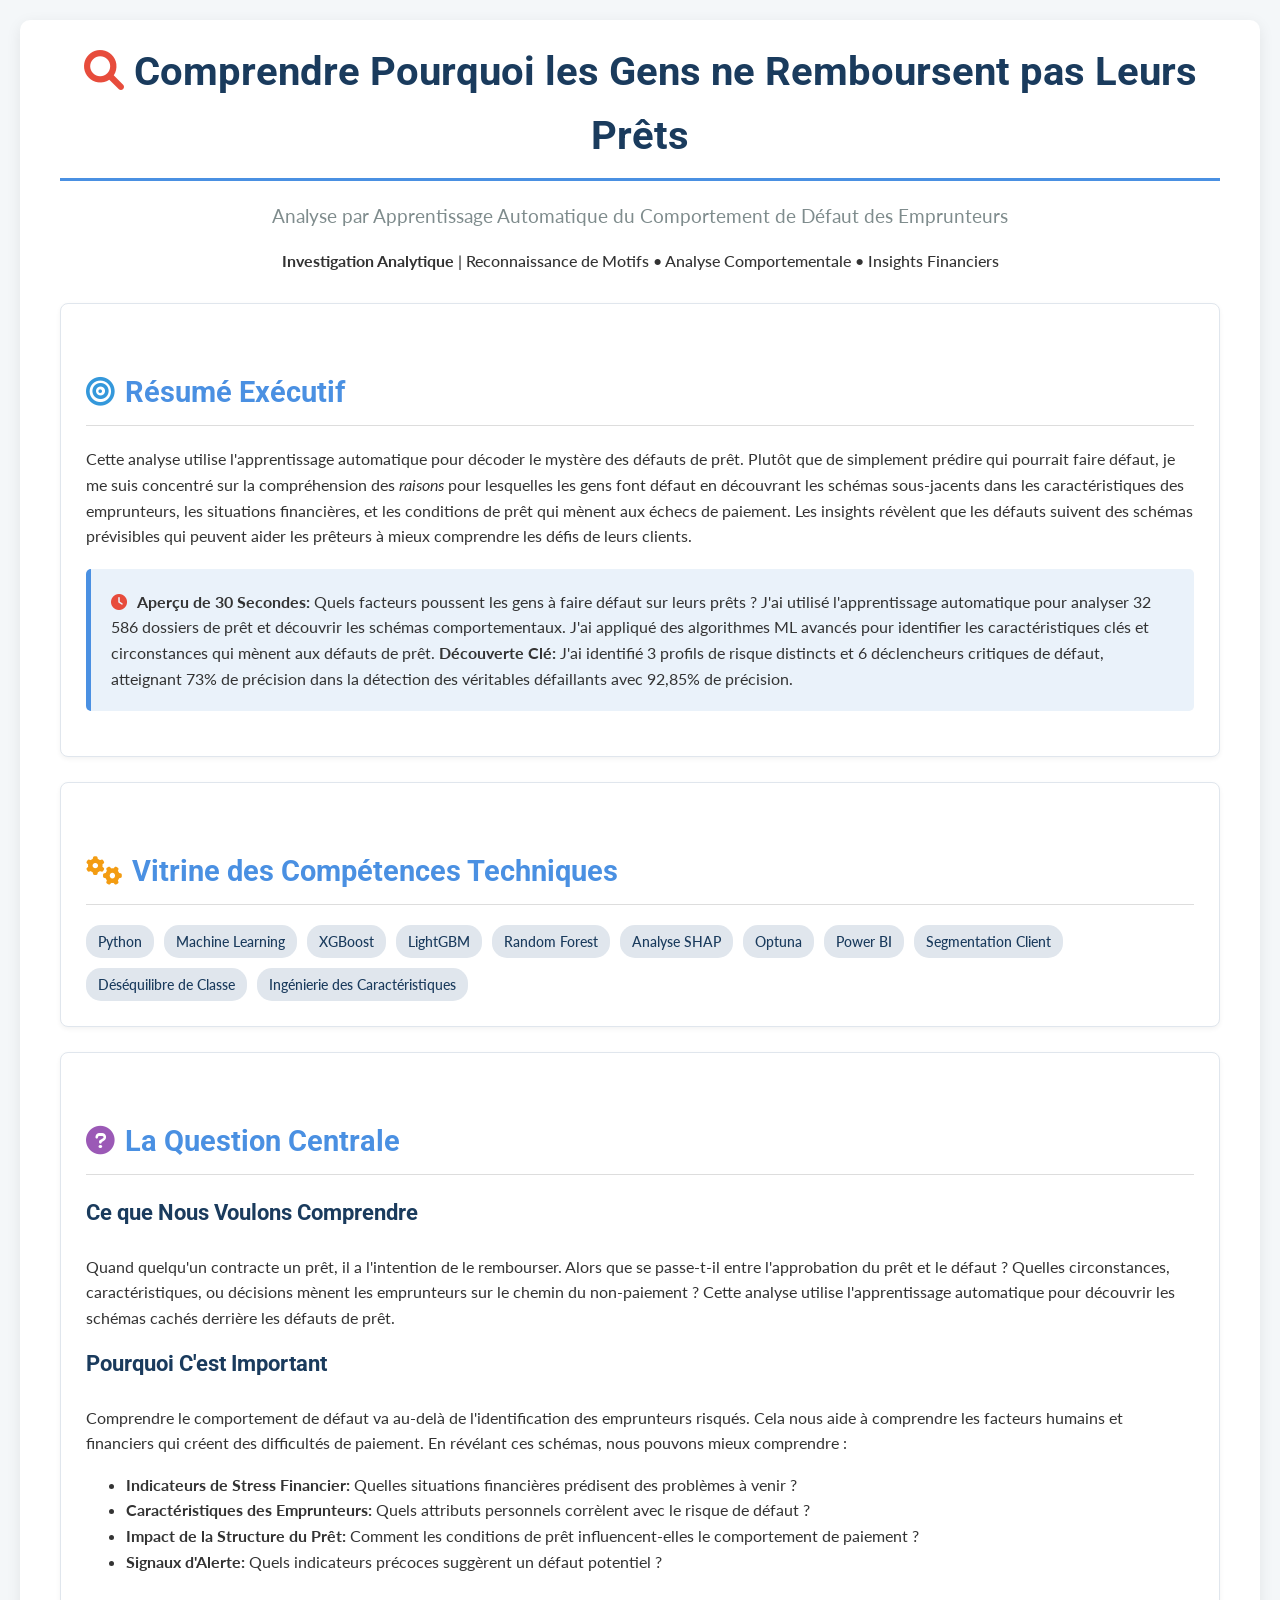
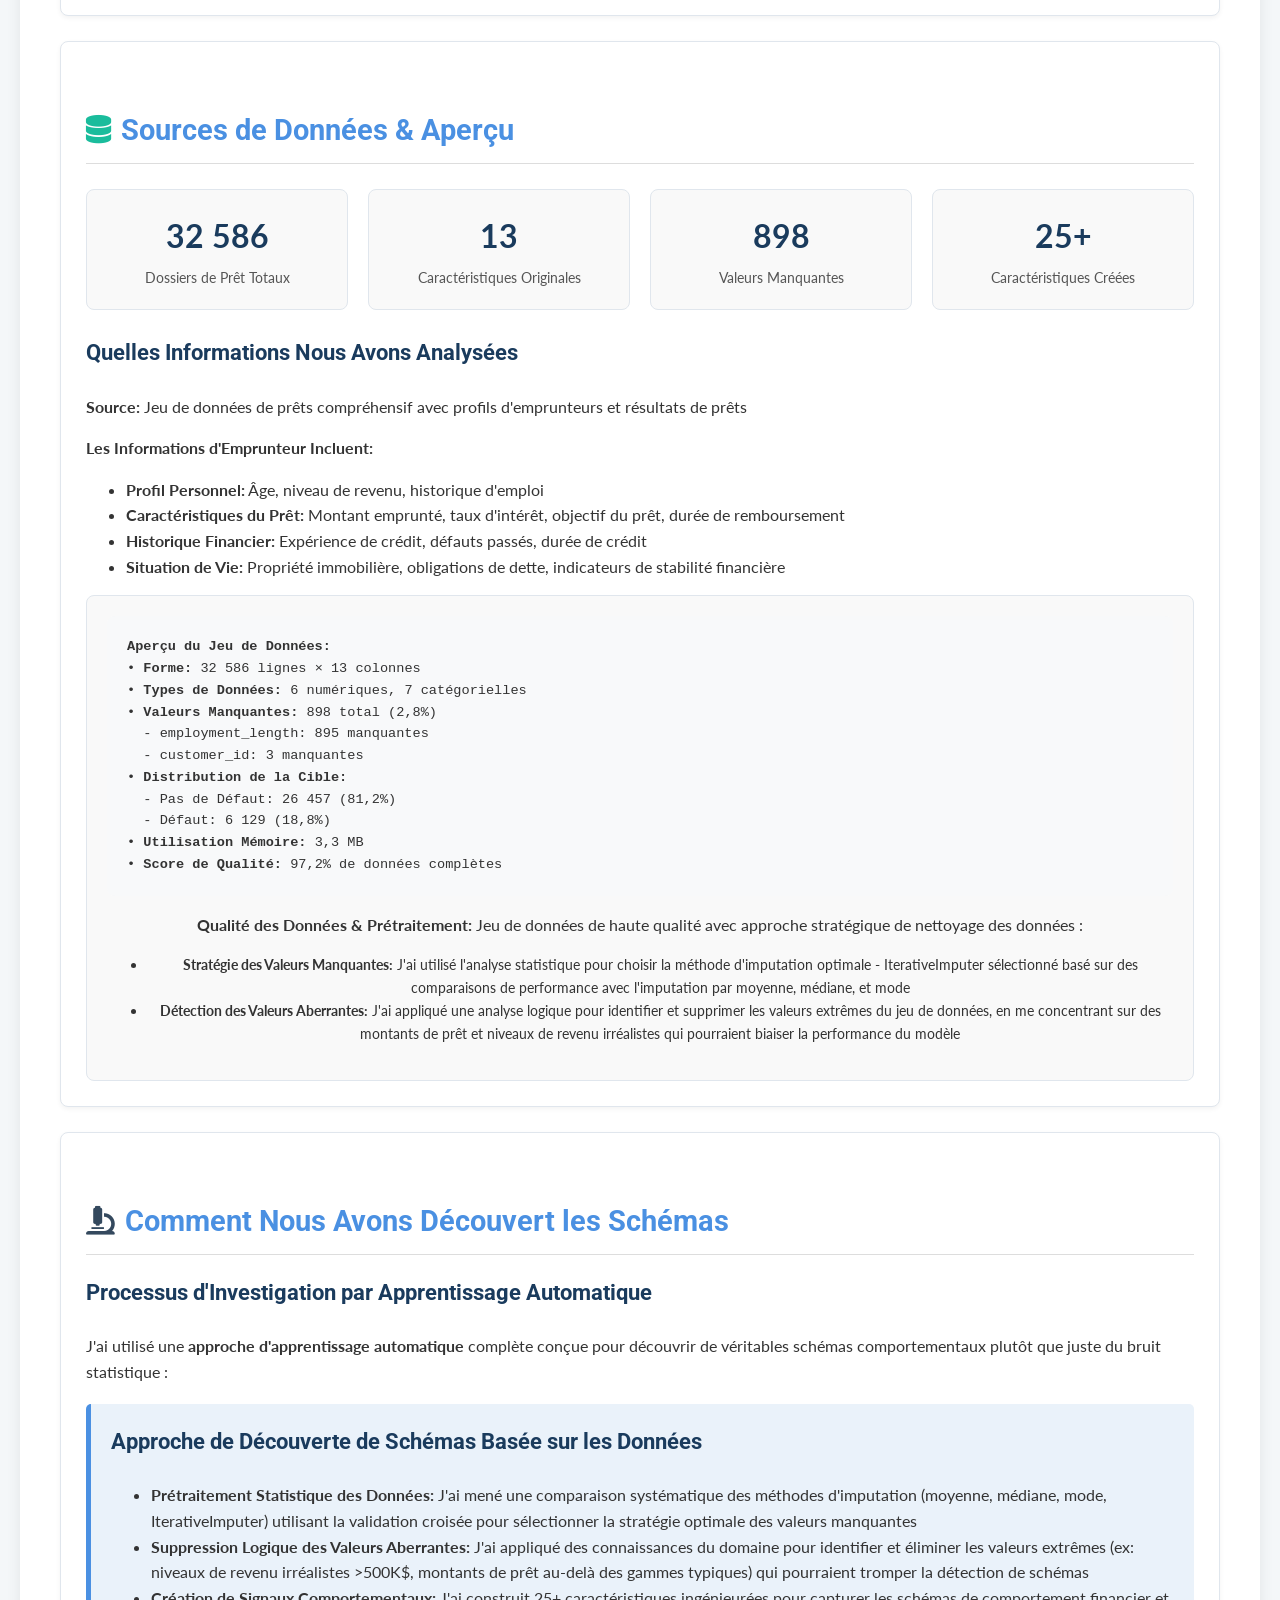
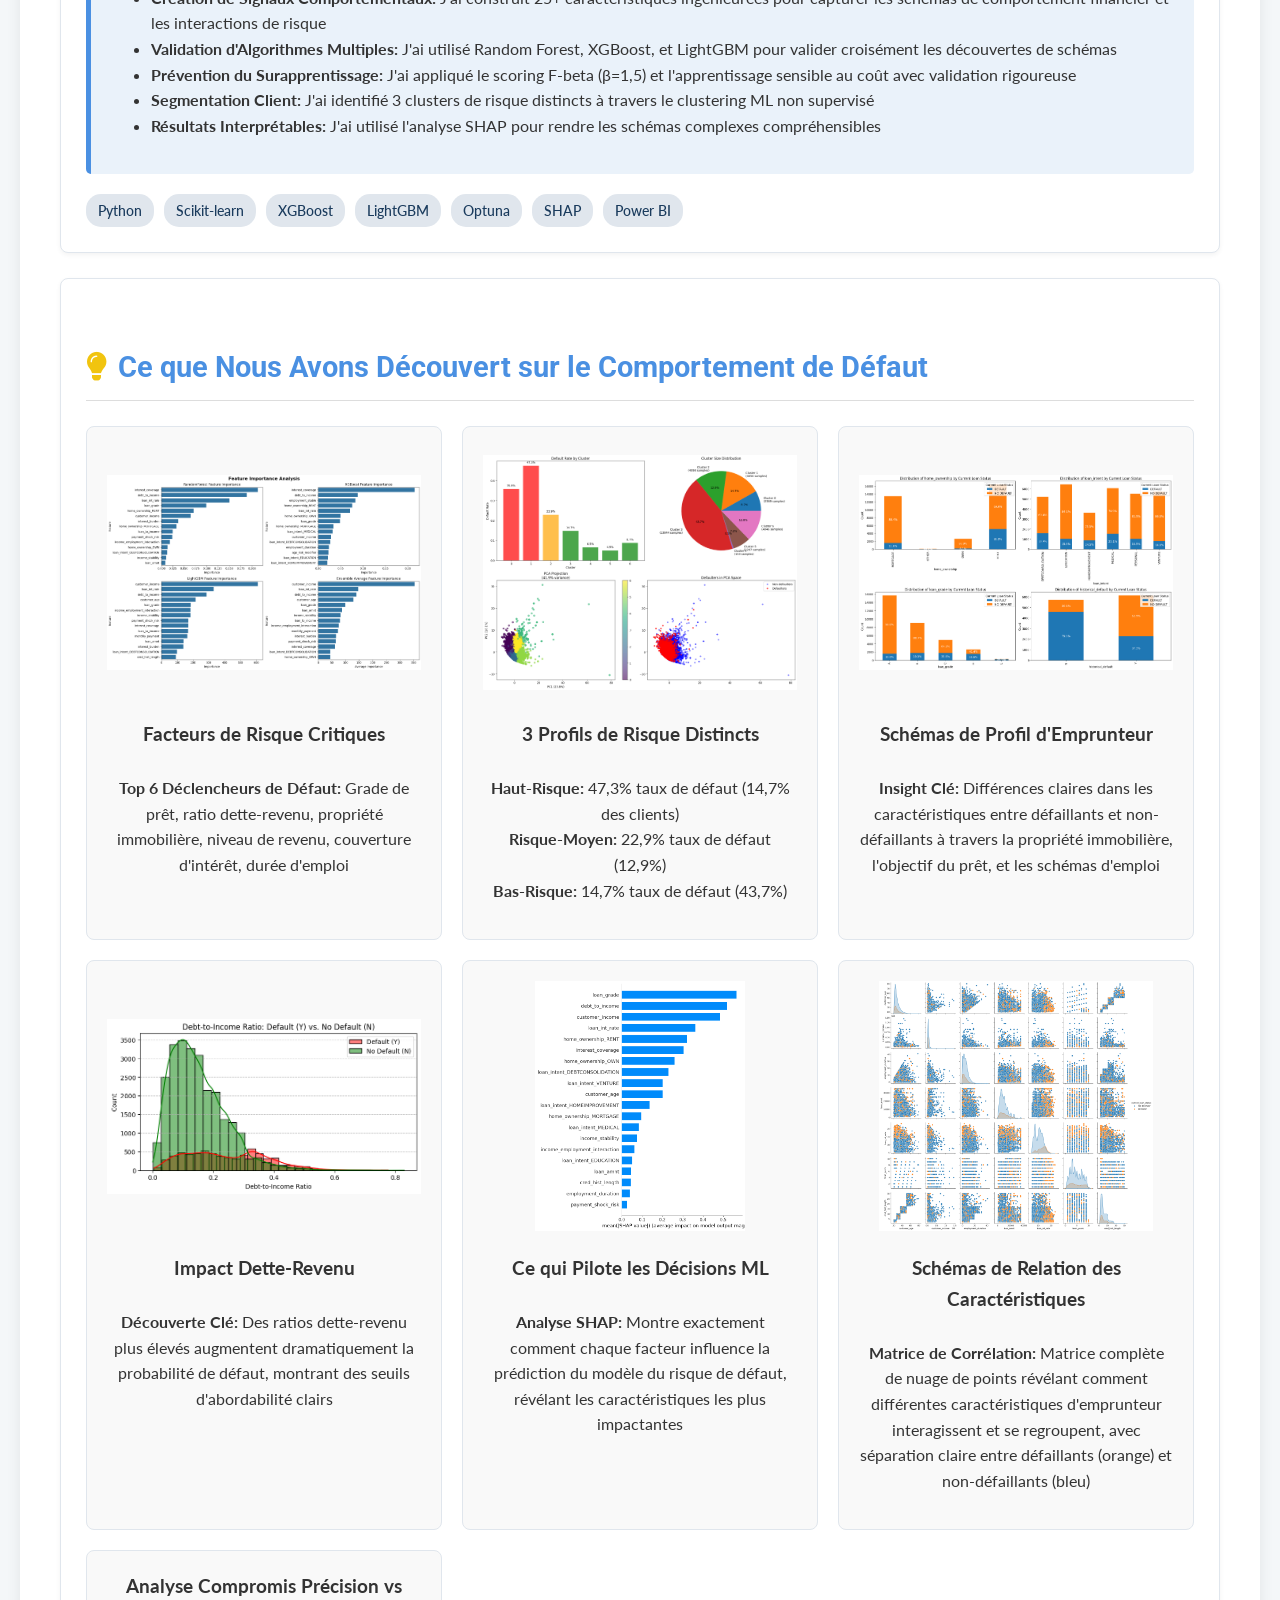
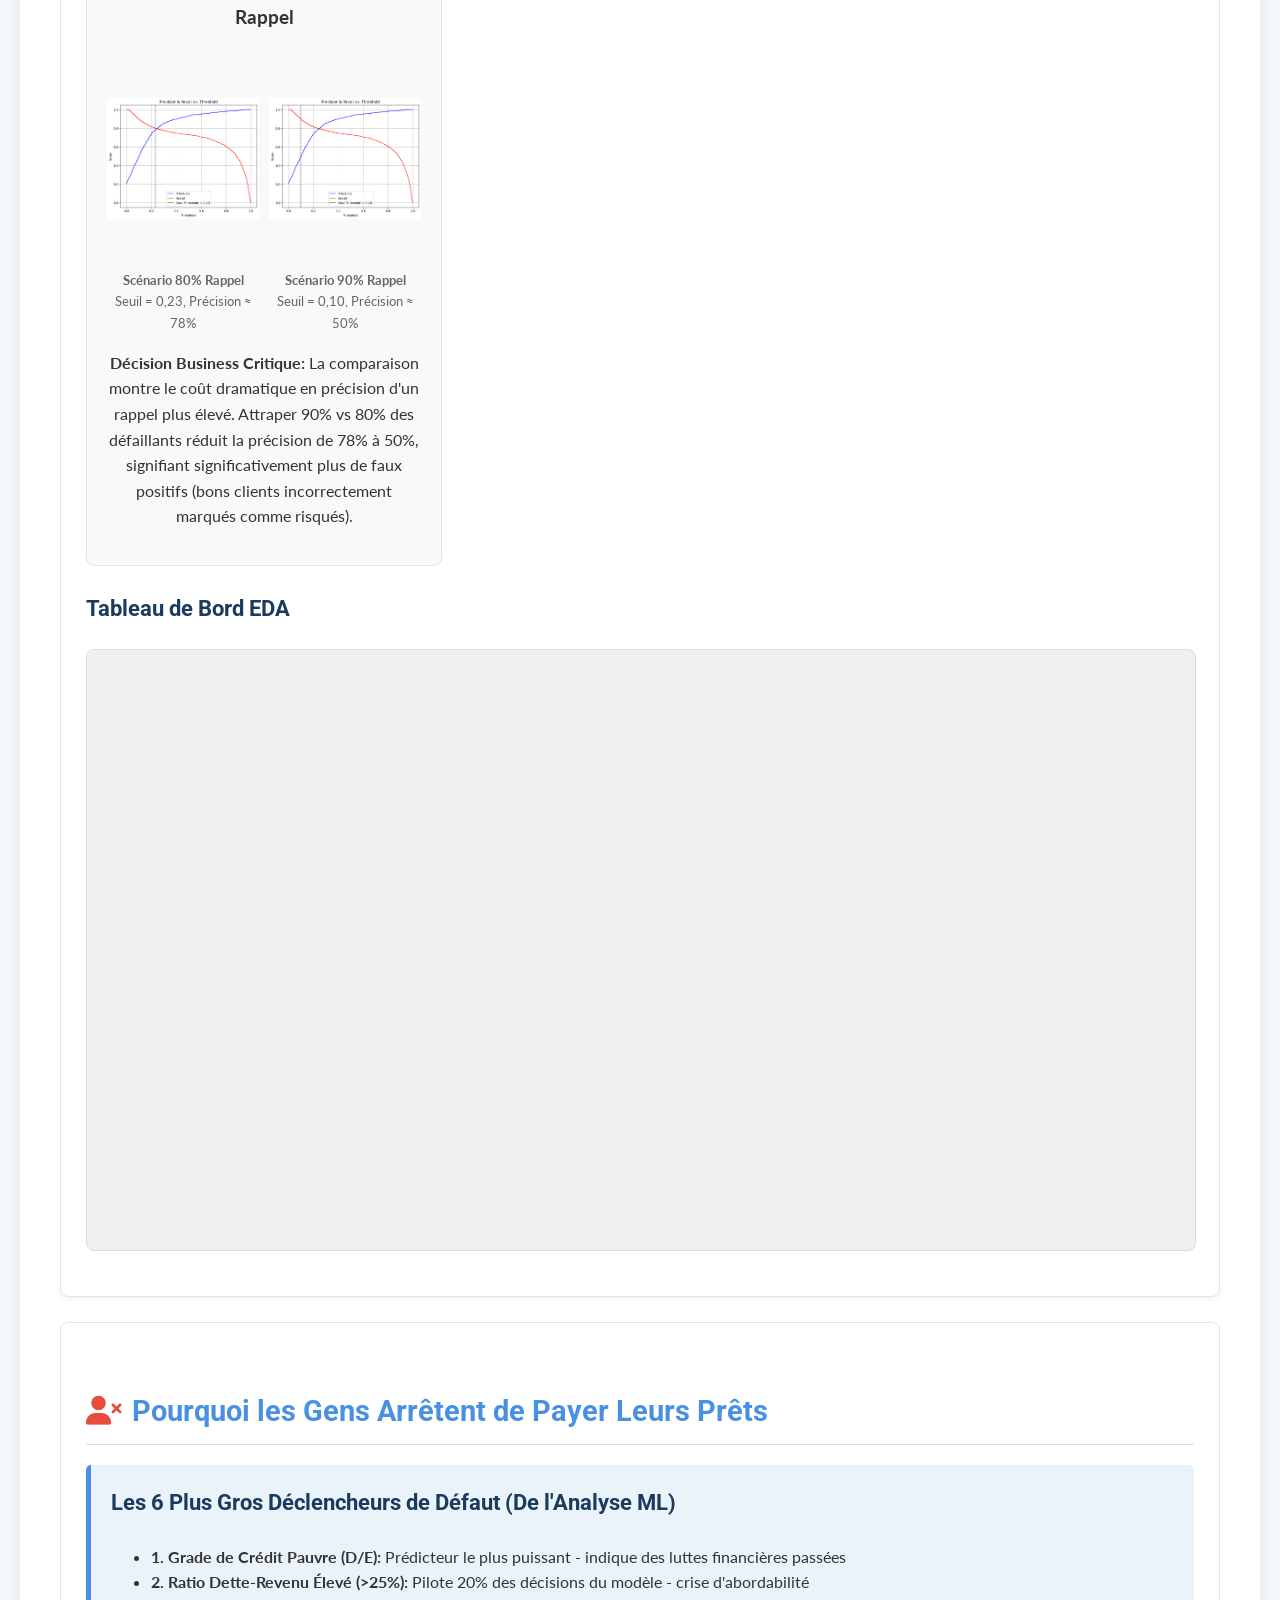
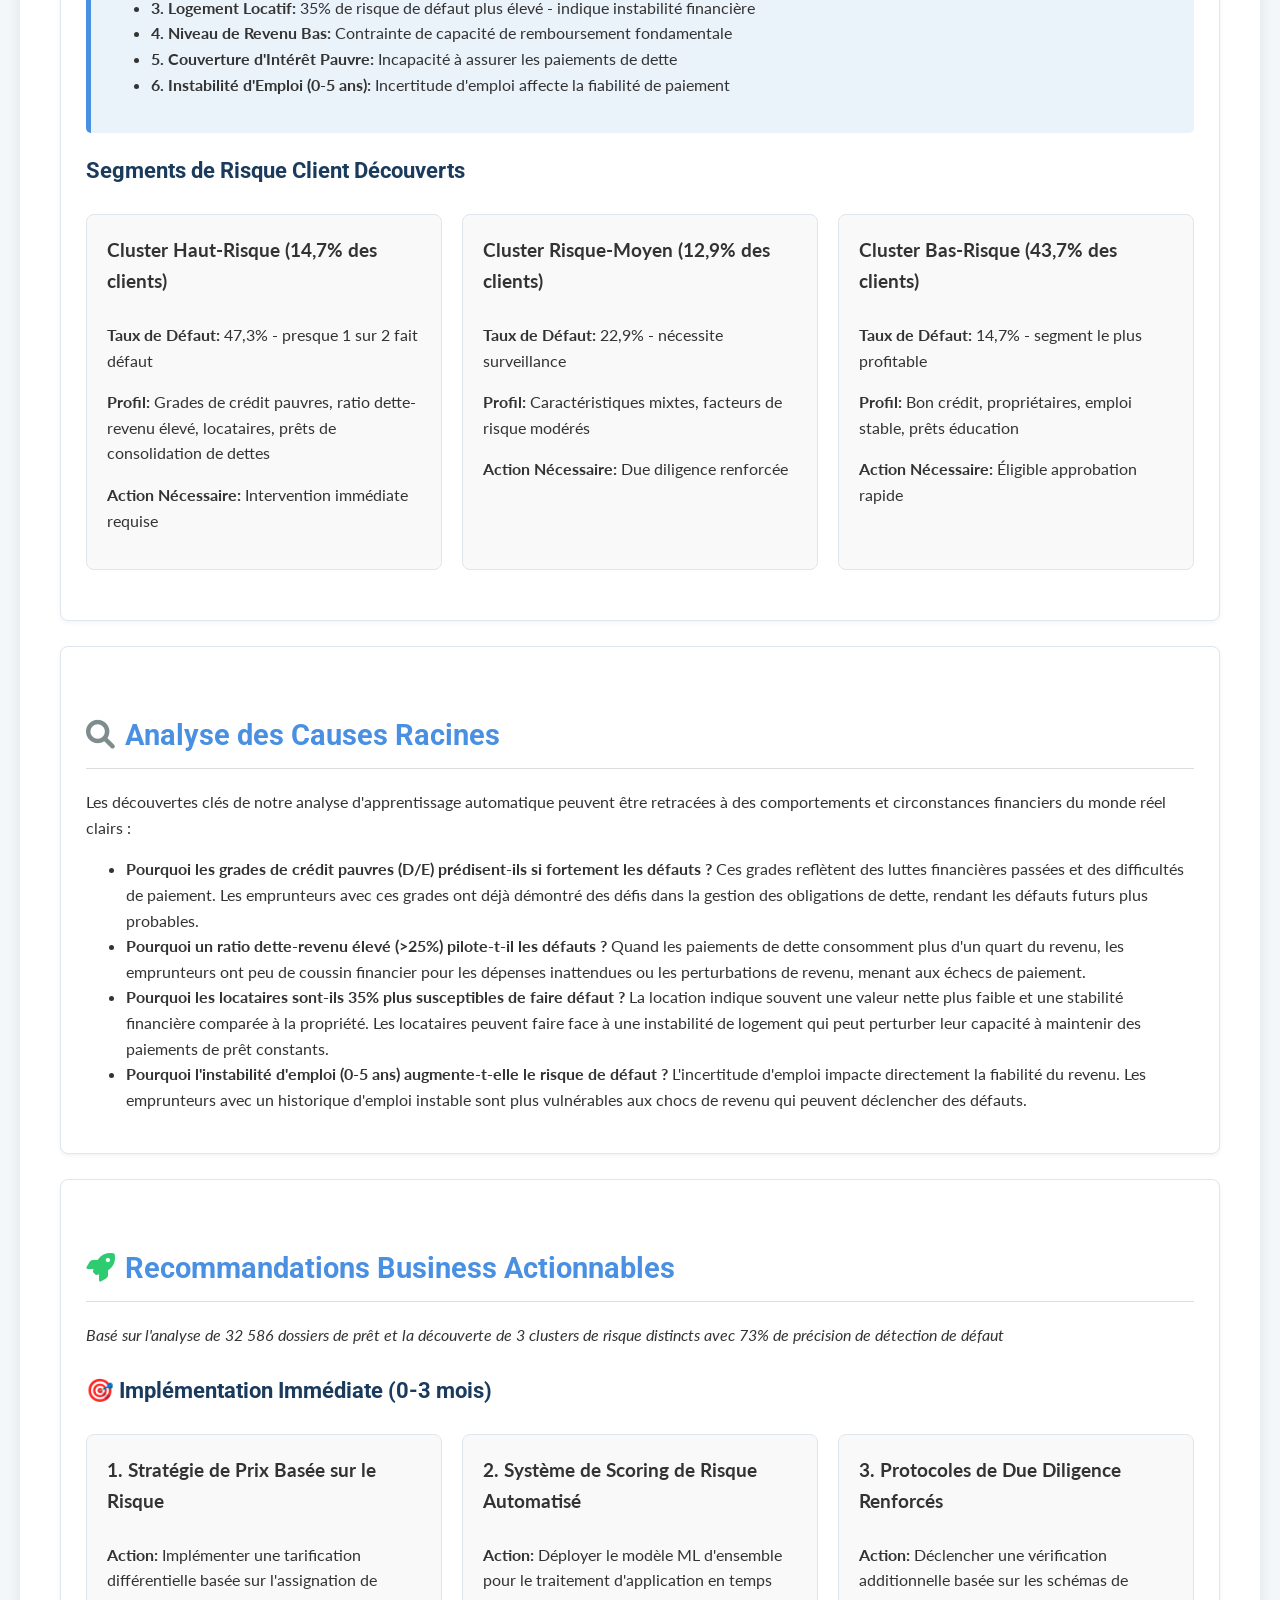
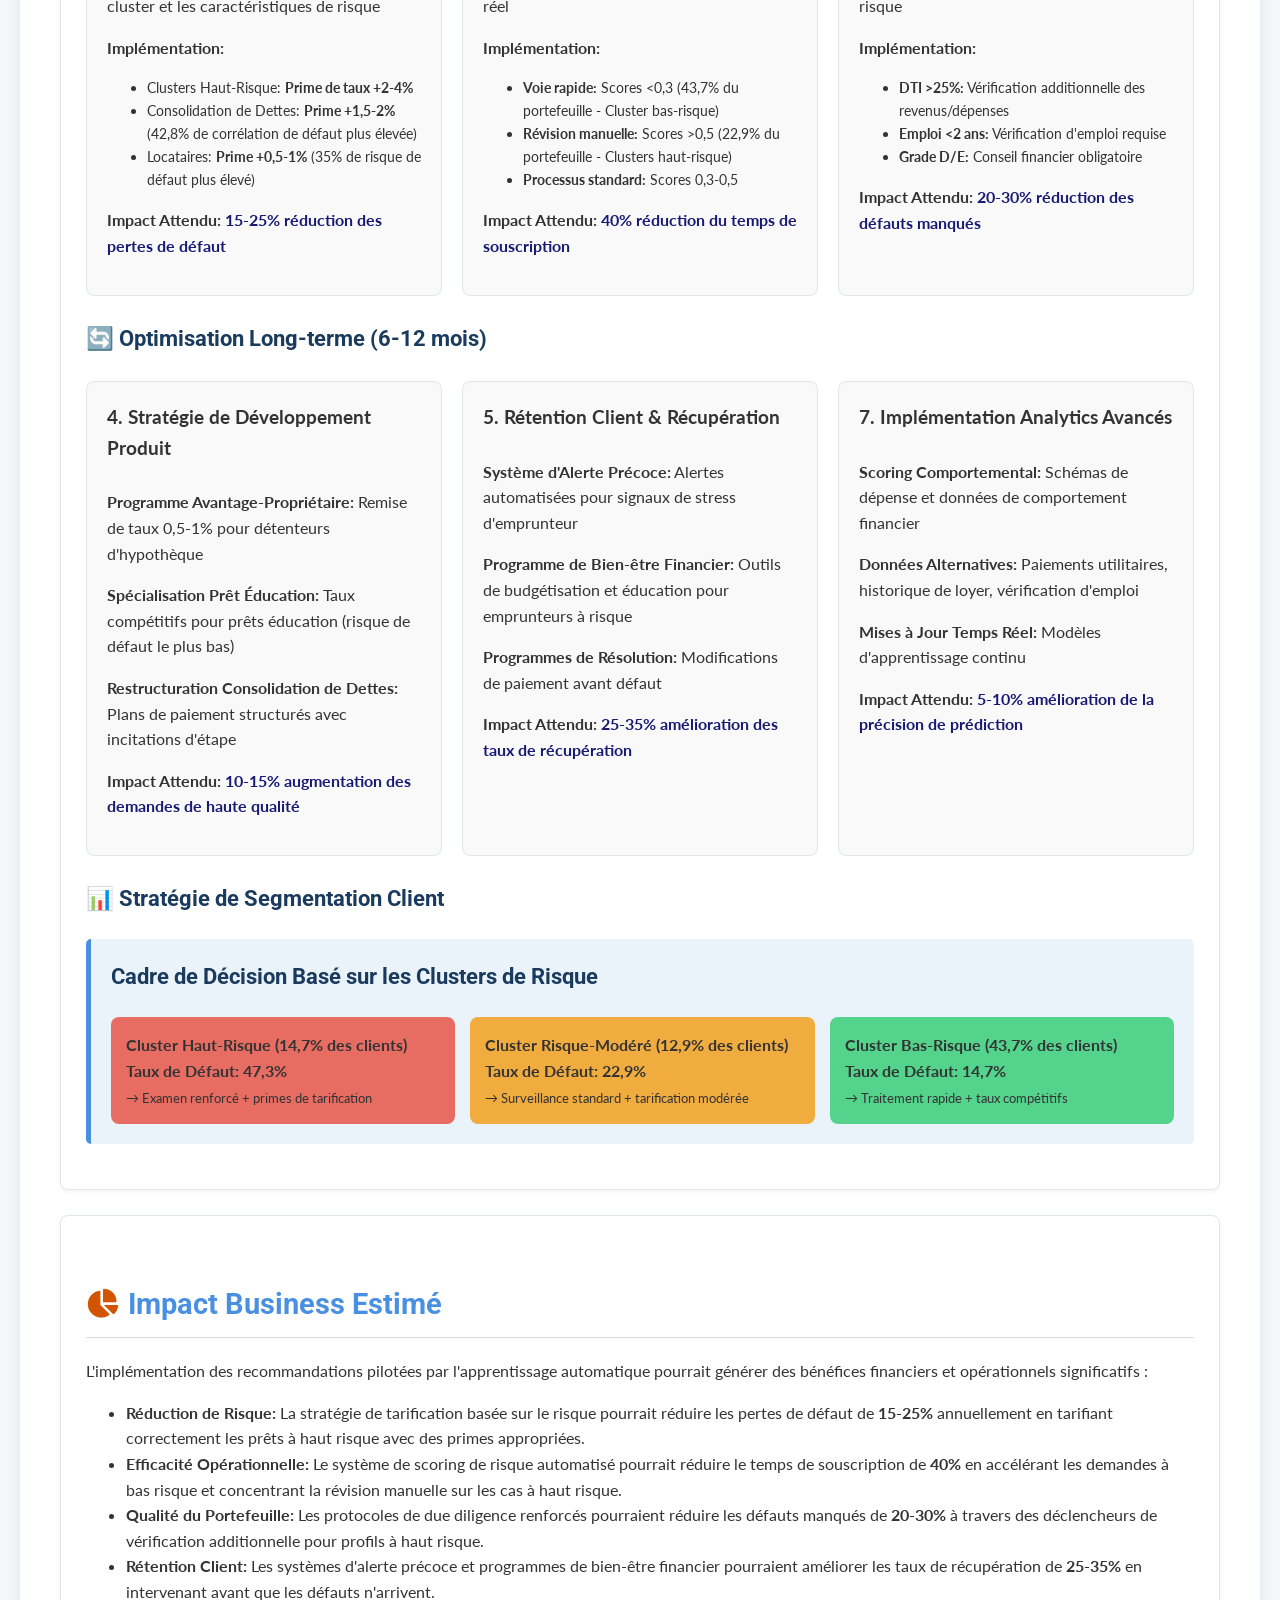
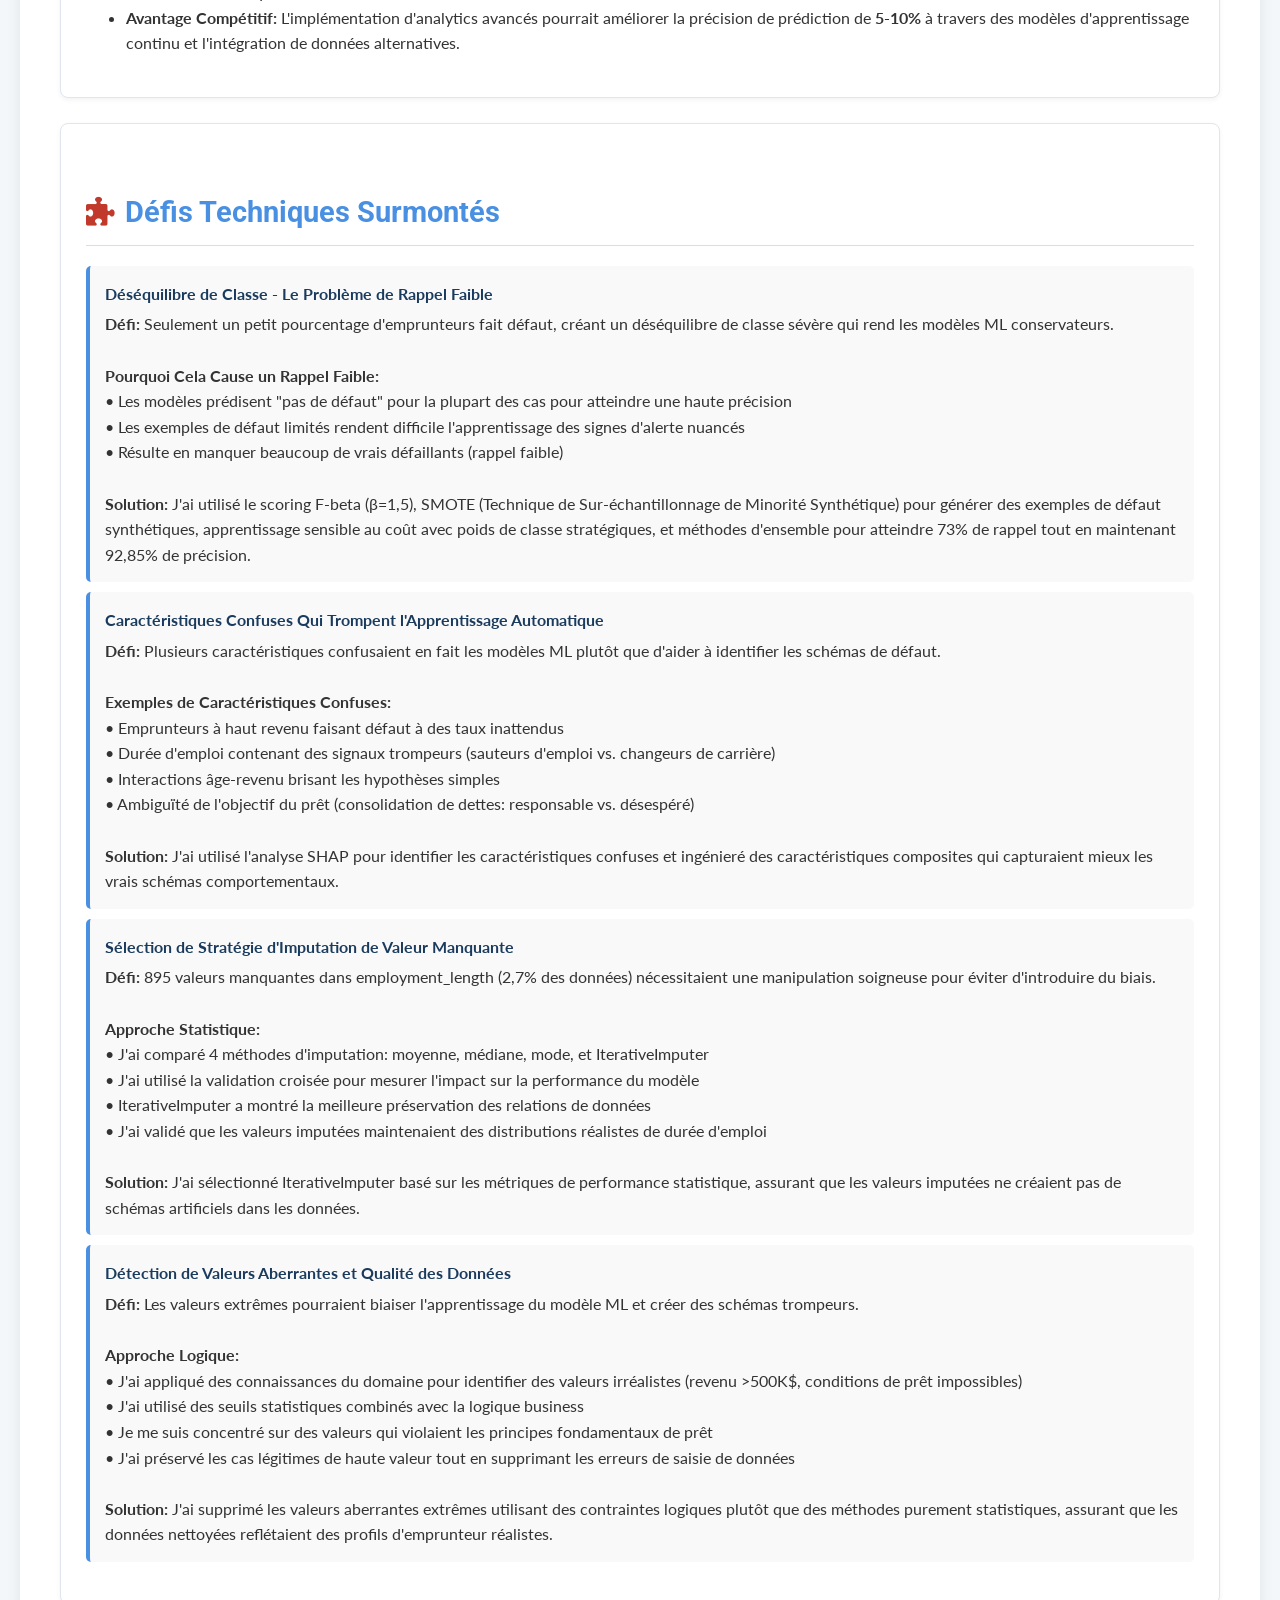
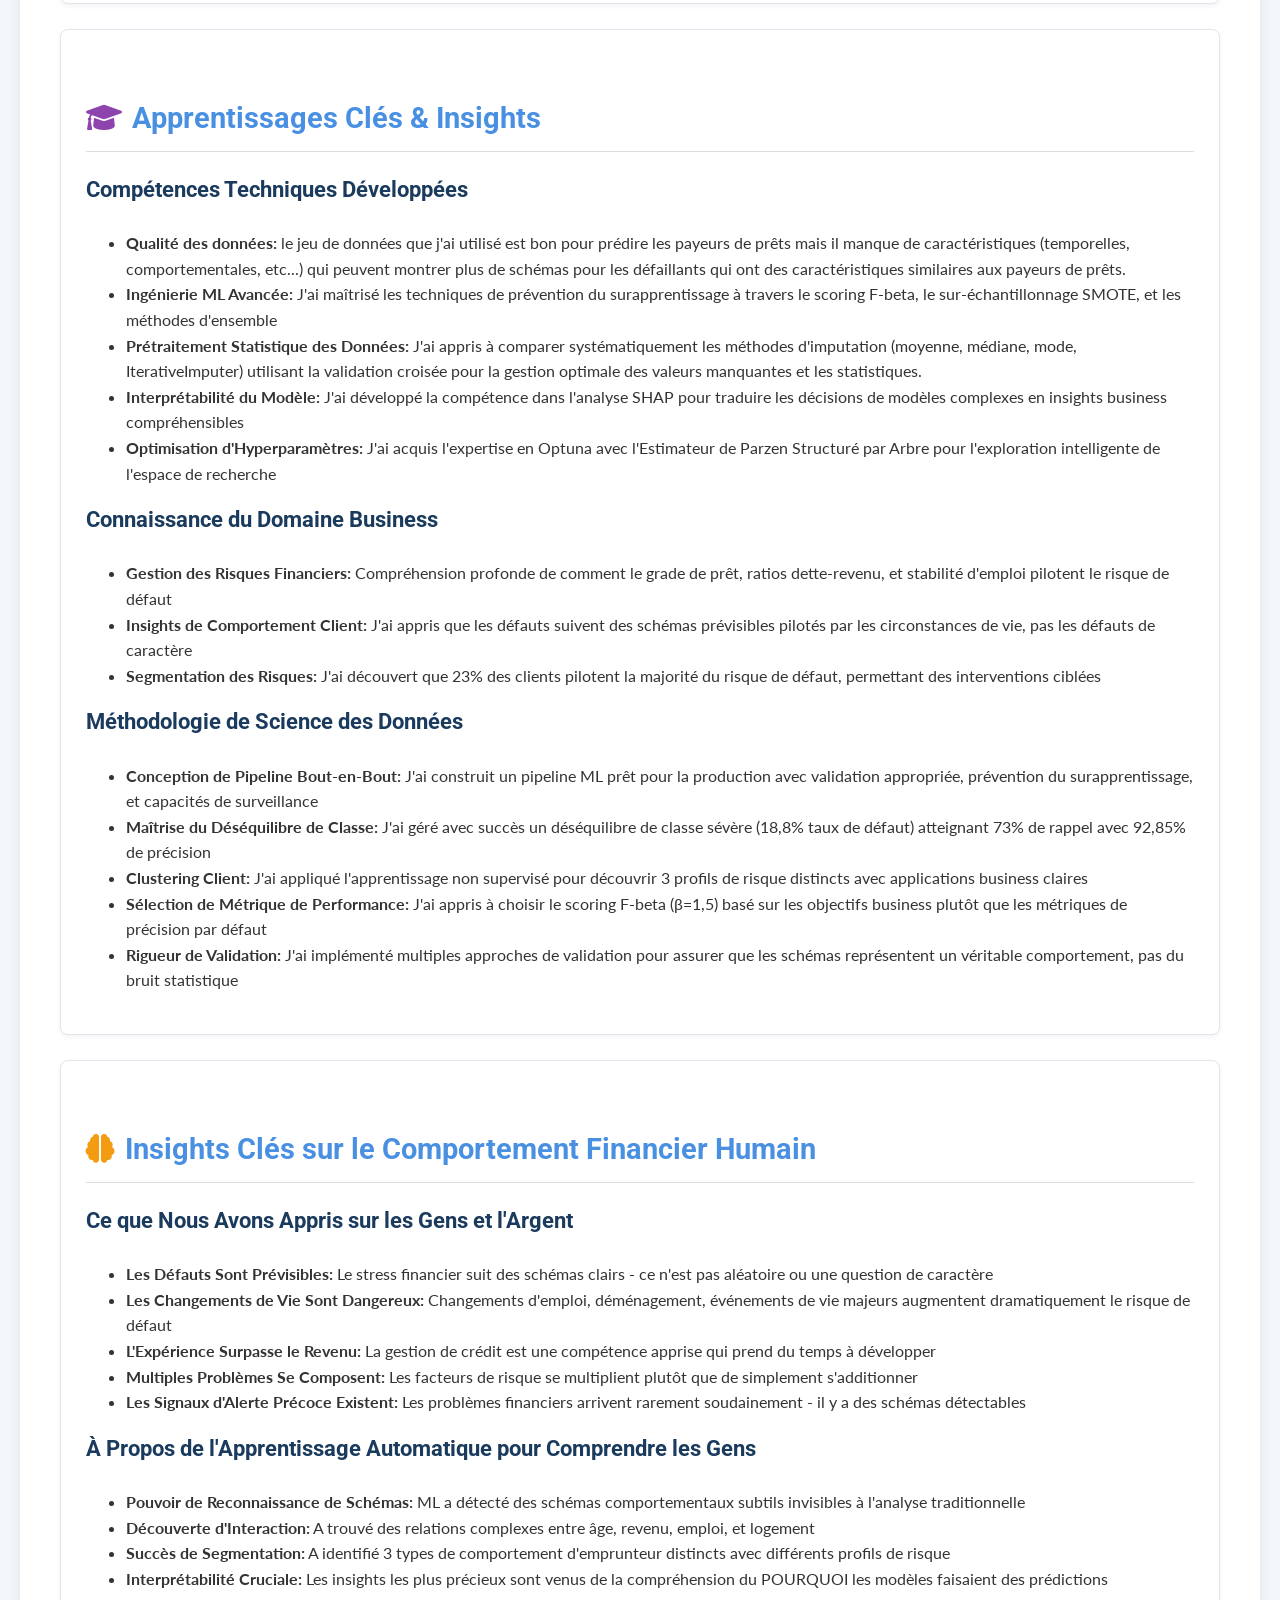
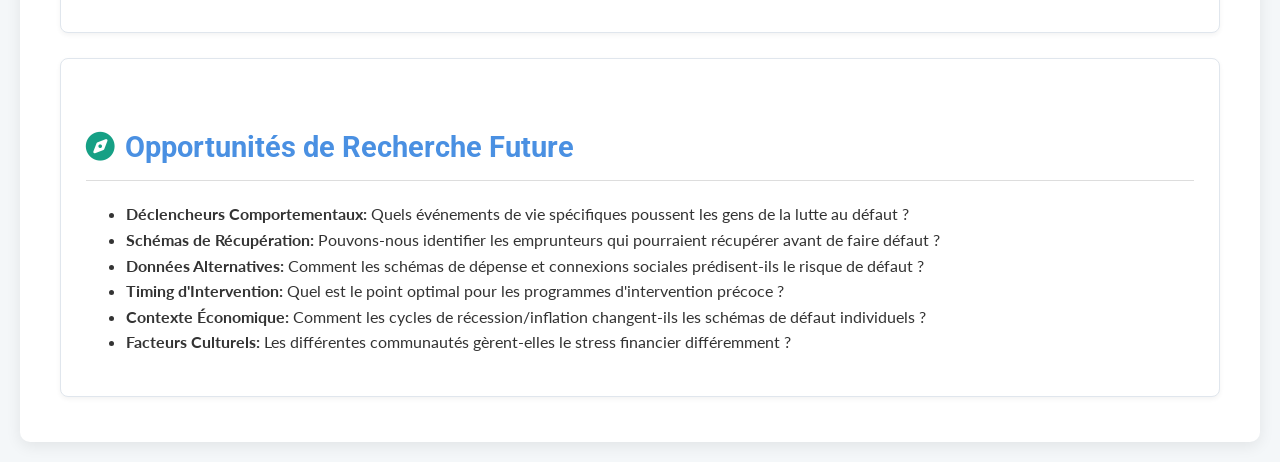
<file: projects/credit_loan_default/analysis_fr.html>
<!DOCTYPE html>
<html lang="fr">
<head>
    <meta charset="UTF-8">
    <meta name="viewport" content="width=device-width, initial-scale=1.0">
    <title>Analyse des Défauts de Prêt | Comprendre le Comportement des Emprunteurs</title>
    <link rel="preconnect" href="https://fonts.googleapis.com">
    <link rel="preconnect" href="https://fonts.gstatic.com" crossorigin>
    <link href="https://fonts.googleapis.com/css2?family=Lato:wght@400;700&family=Roboto:wght@400;500;700&display=swap" rel="stylesheet">
    <link rel="stylesheet" href="https://cdnjs.cloudflare.com/ajax/libs/font-awesome/6.0.0-beta3/css/all.min.css">
    <style>
        body {
            font-family: 'Lato', sans-serif;
            background-color: #f4f7f9;
            color: #333;
            margin: 0;
            padding: 20px;
            line-height: 1.6;
        }
        .container {
            max-width: 1200px;
            margin: auto;
            background: #fff;
            padding: 20px 40px;
            border-radius: 10px;
            box-shadow: 0 4px 15px rgba(0,0,0,0.08);
        }
        h1, h2, h3 {
            font-family: 'Roboto', sans-serif;
            color: #1a3b5d;
            margin-top: 0;
        }
        h1 {
            text-align: center;
            font-size: 2.5em;
            margin-bottom: 20px;
            border-bottom: 3px solid #4a90e2;
            padding-bottom: 10px;
        }
        h2 {
            font-size: 1.8em;
            color: #4a90e2;
            margin-top: 40px;
            margin-bottom: 20px;
            border-bottom: 1px solid #ddd;
            padding-bottom: 10px;
        }
        h3 {
            font-size: 1.4em;
            color: #1a3b5d;
        }
        .card {
            background: #ffffff;
            border: 1px solid #e0e6ed;
            border-radius: 8px;
            padding: 25px;
            margin-bottom: 25px;
            box-shadow: 0 2px 5px rgba(0,0,0,0.05);
        }
        .highlight-box {
            background-color: #eaf2fa;
            border-left: 5px solid #4a90e2;
            padding: 20px;
            margin: 20px 0;
            border-radius: 5px;
        }
        .highlight-box p { margin: 0; }
        
        .subtitle {
            font-size: 1.2em;
            color: #7f8c8d;
            text-align: center;
            margin-bottom: 10px;
        }
        .tech-stack {
            display: flex;
            flex-wrap: wrap;
            gap: 10px;
        }
        .tech-badge {
            background-color: #e0e6ed;
            color: #1a3b5d;
            padding: 5px 12px;
            border-radius: 15px;
            font-size: 0.9em;
            font-weight: 500;
        }
        .grid-container {
            display: grid;
            grid-template-columns: repeat(auto-fit, minmax(300px, 1fr));
            gap: 20px;
        }
        .img-container {
            border: 1px solid #ddd;
            border-radius: 8px;
            padding: 10px;
            box-shadow: 0 2px 4px rgba(0,0,0,0.07);
            display: inline-block;
            max-width: 100%;
        }
        .text-center {
            text-align: center;
        }
        .img-container img {
            max-width: 100%;
            height: auto;
            border-radius: 4px;
        }
        .img-container figcaption {
            margin-top: 10px;
            font-size: 0.9em;
            color: #555;
            font-style: italic;
        }
        .recommendations {
            display: grid;
            grid-template-columns: repeat(auto-fit, minmax(250px, 1fr));
            gap: 20px;
        }
        .rec-card {
            background: #f9f9f9;
            border: 1px solid #e0e6ed;
            padding: 20px;
            border-radius: 8px;
        }
        .rec-card h3 { margin-top: 0; font-size: 1.2em; }
        .powerbi-container {
            width: 100%;
            height: 600px;
            background: #f0f0f0;
            border: 1px solid #ddd;
            border-radius: 8px;
            margin: 20px 0;
            overflow: hidden;
        }
        .powerbi-container iframe {
            width: 100%;
            height: 100%;
            border: none;
        }
        .icon {
            padding-right: 10px;
        }

        code {
            font-size: 0.95em;
            background-color: #eef;
            padding: 2px 5px;
            border-radius: 4px;
        }
        
        /* Additional styles for credit loan specific elements */
        .metrics-grid {
            display: grid;
            grid-template-columns: repeat(auto-fit, minmax(200px, 1fr));
            gap: 20px;
            margin: 25px 0;
        }
        
        .metric-card {
            background: #f9f9f9;
            border: 1px solid #e0e6ed;
            padding: 20px;
            border-radius: 8px;
            text-align: center;
        }
        
        .metric-number {
            font-size: 2rem;
            font-weight: bold;
            margin-bottom: 5px;
            color: #1a3b5d;
        }
        
        .metric-label {
            font-size: 0.9rem;
            color: #555;
        }
        
        .visualization-grid {
            display: grid;
            grid-template-columns: repeat(auto-fit, minmax(300px, 1fr));
            gap: 20px;
            margin: 25px 0;
        }
        
        .viz-card {
            background: #f9f9f9;
            border: 1px solid #e0e6ed;
            padding: 20px;
            border-radius: 8px;
            text-align: center;
        }
        
        .viz-card h4 {
            margin-top: 0;
            font-size: 1.2em;
        }
        
        .recommendations-grid {
            display: grid;
            grid-template-columns: repeat(auto-fit, minmax(280px, 1fr));
            gap: 20px;
            margin: 25px 0;
        }
        
        .recommendation-card, .business-card {
            background: #f9f9f9;
            border: 1px solid #e0e6ed;
            padding: 20px;
            border-radius: 8px;
        }
        
        .recommendation-card h4, .business-card h4 {
            margin-top: 0;
            font-size: 1.2em;
        }
        
        .challenges-list {
            list-style: none;
            padding: 0;
        }
        
        .challenges-list li {
            background: #f9f9f9;
            margin: 10px 0;
            padding: 15px;
            border-left: 4px solid #4a90e2;
            border-radius: 5px;
        }
        
        .challenge-title {
            font-weight: bold;
            color: #1a3b5d;
            margin-bottom: 5px;
        }

        .modal {
            display: none;
            position: fixed;
            z-index: 1000;
            left: 0;
            top: 0;
            width: 100%;
            height: 100%;
            background-color: rgba(0, 0, 0, 0.9);
        }

        .modal-content {
            margin: auto;
            display: block;
            max-width: 90%;
            max-height: 90%;
            margin-top: 2%;
        }

        .close {
            position: absolute;
            top: 15px;
            right: 35px;
            color: #f1f1f1;
            font-size: 40px;
            font-weight: bold;
            transition: 0.3s;
        }

        .close:hover,
        .close:focus {
            color: #bbb;
            text-decoration: none;
            cursor: pointer;
        }

        .modal-caption {
            margin: auto;
            display: block;
            width: 80%;
            max-width: 700px;
            text-align: center;
            color: #ccc;
            padding: 10px 0;
            height: 150px;
        }
        
        /* Responsive adjustments for mobile */
        @media (max-width: 768px) {
            .container {
                padding: 15px;
            }
            
            h1 {
                font-size: 2rem;
            }
            
            .metrics-grid,
            .visualization-grid,
            .recommendations-grid {
                grid-template-columns: 1fr;
            }

            .modal-content {
                max-width: 95%;
                max-height: 85%;
            }

            .close {
                font-size: 30px;
                right: 20px;
                top: 10px;
            }
        }
    </style>
</head>
<body>
    <div class="container">
        <h1><i class="fas fa-search icon" style="color: #e74c3c;padding-right: 10px"></i>Comprendre Pourquoi les Gens ne Remboursent pas Leurs Prêts</h1>
        <div style="text-align: center; margin-bottom: 30px;">
            <p style="font-size: 1.2em; color: #7f8c8d; margin-bottom: 10px;">Analyse par Apprentissage Automatique du Comportement de Défaut des Emprunteurs</p>
            <p style="font-weight: 500;"><strong>Investigation Analytique</strong> | Reconnaissance de Motifs • Analyse Comportementale • Insights Financiers</p>
        </div>

        <!-- Executive Summary -->
        <div class="card">
            <h2><i class="fas fa-bullseye icon" style="color: #3498db;padding-right: 10px"></i>Résumé Exécutif</h2>
            <p>Cette analyse utilise l'apprentissage automatique pour décoder le mystère des défauts de prêt. Plutôt que de simplement prédire qui pourrait faire défaut, je me suis concentré sur la compréhension des <em>raisons</em> pour lesquelles les gens font défaut en découvrant les schémas sous-jacents dans les caractéristiques des emprunteurs, les situations financières, et les conditions de prêt qui mènent aux échecs de paiement. Les insights révèlent que les défauts suivent des schémas prévisibles qui peuvent aider les prêteurs à mieux comprendre les défis de leurs clients.</p>
            <div class="highlight-box">
                <p><strong><i class="fas fa-clock icon" style="color: #e74c3c;padding-right: 10px"></i>Aperçu de 30 Secondes:</strong> Quels facteurs poussent les gens à faire défaut sur leurs prêts ? J'ai utilisé l'apprentissage automatique pour analyser 32 586 dossiers de prêt et découvrir les schémas comportementaux. J'ai appliqué des algorithmes ML avancés pour identifier les caractéristiques clés et circonstances qui mènent aux défauts de prêt. <strong>Découverte Clé:</strong> J'ai identifié 3 profils de risque distincts et 6 déclencheurs critiques de défaut, atteignant 73% de précision dans la détection des véritables défaillants avec 92,85% de précision.</p>
            </div>
        </div>

        <!-- Technical Skills Showcase -->
        <div class="card">
            <h2><i class="fas fa-cogs icon" style="color: #f39c12;padding-right: 10px"></i>Vitrine des Compétences Techniques</h2>
            <div class="tech-stack">
                <span class="tech-badge">Python</span>
                <span class="tech-badge">Machine Learning</span>
                <span class="tech-badge">XGBoost</span>
                <span class="tech-badge">LightGBM</span>
                <span class="tech-badge">Random Forest</span>
                <span class="tech-badge">Analyse SHAP</span>
                <span class="tech-badge">Optuna</span>
                <span class="tech-badge">Power BI</span>
                <span class="tech-badge">Segmentation Client</span>
                <span class="tech-badge">Déséquilibre de Classe</span>
                <span class="tech-badge">Ingénierie des Caractéristiques</span>
            </div>
        </div>

        <!-- The Central Question -->
        <div class="card">
            <h2><i class="fas fa-question-circle icon" style="color: #9b59b6;padding-right: 10px"></i>La Question Centrale</h2>
            <h3>Ce que Nous Voulons Comprendre</h3>
            <p>Quand quelqu'un contracte un prêt, il a l'intention de le rembourser. Alors que se passe-t-il entre l'approbation du prêt et le défaut ? Quelles circonstances, caractéristiques, ou décisions mènent les emprunteurs sur le chemin du non-paiement ? Cette analyse utilise l'apprentissage automatique pour découvrir les schémas cachés derrière les défauts de prêt.</p>
            
            <h3>Pourquoi C'est Important</h3>
            <p>Comprendre le comportement de défaut va au-delà de l'identification des emprunteurs risqués. Cela nous aide à comprendre les facteurs humains et financiers qui créent des difficultés de paiement. En révélant ces schémas, nous pouvons mieux comprendre :</p>
            <ul>
                <li><strong>Indicateurs de Stress Financier:</strong> Quelles situations financières prédisent des problèmes à venir ?</li>
                <li><strong>Caractéristiques des Emprunteurs:</strong> Quels attributs personnels corrèlent avec le risque de défaut ?</li>
                <li><strong>Impact de la Structure du Prêt:</strong> Comment les conditions de prêt influencent-elles le comportement de paiement ?</li>
                <li><strong>Signaux d'Alerte:</strong> Quels indicateurs précoces suggèrent un défaut potentiel ?</li>
            </ul>
        </div>

        <!-- Data Overview -->
        <div class="card">
            <h2><i class="fas fa-database icon" style="color: #1abc9c;padding-right: 10px"></i>Sources de Données & Aperçu</h2>
            <div class="metrics-grid">
                <div class="metric-card">
                    <div class="metric-number">32 586</div>
                    <div class="metric-label">Dossiers de Prêt Totaux</div>
                </div>
                <div class="metric-card">
                    <div class="metric-number">13</div>
                    <div class="metric-label">Caractéristiques Originales</div>
                </div>
                <div class="metric-card">
                    <div class="metric-number">898</div>
                    <div class="metric-label">Valeurs Manquantes</div>
                </div>
                <div class="metric-card">
                    <div class="metric-number">25+</div>
                    <div class="metric-label">Caractéristiques Créées</div>
                </div>
            </div>

            <h3>Quelles Informations Nous Avons Analysées</h3>
            <p><strong>Source:</strong> Jeu de données de prêts compréhensif avec profils d'emprunteurs et résultats de prêts</p>
            <p><strong>Les Informations d'Emprunteur Incluent:</strong></p>
            <ul>
                <li><strong>Profil Personnel:</strong> Âge, niveau de revenu, historique d'emploi</li>
                <li><strong>Caractéristiques du Prêt:</strong> Montant emprunté, taux d'intérêt, objectif du prêt, durée de remboursement</li>
                <li><strong>Historique Financier:</strong> Expérience de crédit, défauts passés, durée de crédit</li>
                <li><strong>Situation de Vie:</strong> Propriété immobilière, obligations de dette, indicateurs de stabilité financière</li>
            </ul>

            <div class="viz-card">
                <div style="background: #f8f9fa; padding: 20px; border-radius: 8px; text-align: left; font-family: monospace; font-size: 0.85rem;">
                    <strong>Aperçu du Jeu de Données:</strong><br>
                    • <strong>Forme:</strong> 32 586 lignes × 13 colonnes<br>
                    • <strong>Types de Données:</strong> 6 numériques, 7 catégorielles<br>
                    • <strong>Valeurs Manquantes:</strong> 898 total (2,8%)<br>
                    &nbsp;&nbsp;- employment_length: 895 manquantes<br>
                    &nbsp;&nbsp;- customer_id: 3 manquantes<br>
                    • <strong>Distribution de la Cible:</strong><br>
                    &nbsp;&nbsp;- Pas de Défaut: 26 457 (81,2%)<br>
                    &nbsp;&nbsp;- Défaut: 6 129 (18,8%)<br>
                    • <strong>Utilisation Mémoire:</strong> 3,3 MB<br>
                    • <strong>Score de Qualité:</strong> 97,2% de données complètes
                </div>
                <p><strong>Qualité des Données & Prétraitement:</strong> Jeu de données de haute qualité avec approche stratégique de nettoyage des données :</p>
                <ul style="margin-top: 10px; font-size: 0.9rem;">
                    <li><strong>Stratégie des Valeurs Manquantes:</strong> J'ai utilisé l'analyse statistique pour choisir la méthode d'imputation optimale - IterativeImputer sélectionné basé sur des comparaisons de performance avec l'imputation par moyenne, médiane, et mode</li>
                    <li><strong>Détection des Valeurs Aberrantes:</strong> J'ai appliqué une analyse logique pour identifier et supprimer les valeurs extrêmes du jeu de données, en me concentrant sur des montants de prêt et niveaux de revenu irréalistes qui pourraient biaiser la performance du modèle</li>
                </ul>
            </div>
        </div>

        <!-- Analysis Approach -->
        <div class="card">
            <h2><i class="fas fa-microscope icon" style="color: #34495e;padding-right: 10px"></i>Comment Nous Avons Découvert les Schémas</h2>
            <h3>Processus d'Investigation par Apprentissage Automatique</h3>
            <p>J'ai utilisé une <strong>approche d'apprentissage automatique</strong> complète conçue pour découvrir de véritables schémas comportementaux plutôt que juste du bruit statistique :</p>
            
            <div class="highlight-box">
                <h3>Approche de Découverte de Schémas Basée sur les Données</h3>
                <ul>
                    <li><strong>Prétraitement Statistique des Données:</strong> J'ai mené une comparaison systématique des méthodes d'imputation (moyenne, médiane, mode, IterativeImputer) utilisant la validation croisée pour sélectionner la stratégie optimale des valeurs manquantes</li>
                    <li><strong>Suppression Logique des Valeurs Aberrantes:</strong> J'ai appliqué des connaissances du domaine pour identifier et éliminer les valeurs extrêmes (ex: niveaux de revenu irréalistes >500K$, montants de prêt au-delà des gammes typiques) qui pourraient tromper la détection de schémas</li>
                    <li><strong>Création de Signaux Comportementaux:</strong> J'ai construit 25+ caractéristiques ingénieurées pour capturer les schémas de comportement financier et les interactions de risque</li>
                    <li><strong>Validation d'Algorithmes Multiples:</strong> J'ai utilisé Random Forest, XGBoost, et LightGBM pour valider croisément les découvertes de schémas</li>
                    <li><strong>Prévention du Surapprentissage:</strong> J'ai appliqué le scoring F-beta (β=1,5) et l'apprentissage sensible au coût avec validation rigoureuse</li>
                    <li><strong>Segmentation Client:</strong> J'ai identifié 3 clusters de risque distincts à travers le clustering ML non supervisé</li>
                    <li><strong>Résultats Interprétables:</strong> J'ai utilisé l'analyse SHAP pour rendre les schémas complexes compréhensibles</li>
                </ul>
            </div>

            <div class="tech-stack">
                <div class="tech-badge">Python</div>
                <div class="tech-badge">Scikit-learn</div>
                <div class="tech-badge">XGBoost</div>
                <div class="tech-badge">LightGBM</div>
                <div class="tech-badge">Optuna</div>
                <div class="tech-badge">SHAP</div>
                <div class="tech-badge">Power BI</div>
            </div>
        </div>

        <!-- Key Discoveries -->
        <div class="card">
            <h2><i class="fas fa-lightbulb icon" style="color: #f1c40f;padding-right: 10px"></i>Ce que Nous Avons Découvert sur le Comportement de Défaut</h2>
            
            <div class="visualization-grid">
                <div class="viz-card">
                    <img src="images/feature_importance.png" alt="Analyse d'Importance des Caractéristiques" style="width: 100%; height: 250px; object-fit: contain; border-radius: 8px; margin-bottom: 15px; cursor: zoom-in;" onclick="openImageModal(this)">
                    <h4>Facteurs de Risque Critiques</h4>
                    <p><strong>Top 6 Déclencheurs de Défaut:</strong> Grade de prêt, ratio dette-revenu, propriété immobilière, niveau de revenu, couverture d'intérêt, durée d'emploi</p>
                </div>

                <div class="viz-card">
                    <img src="images/customer_clusters.png" alt="Résultats de Segmentation Client" style="width: 100%; height: 250px; object-fit: contain; border-radius: 8px; margin-bottom: 15px; cursor: zoom-in;" onclick="openImageModal(this)">
                    <h4>3 Profils de Risque Distincts</h4>
                    <p><strong>Haut-Risque:</strong> 47,3% taux de défaut (14,7% des clients)<br><strong>Risque-Moyen:</strong> 22,9% taux de défaut (12,9%)<br><strong>Bas-Risque:</strong> 14,7% taux de défaut (43,7%)</p>
                </div>

                <div class="viz-card">
                    <img src="images/categorical_distribution.png" alt="Schémas de Profil d'Emprunteur" style="width: 100%; height: 250px; object-fit: contain; border-radius: 8px; margin-bottom: 15px; cursor: zoom-in;" onclick="openImageModal(this)">
                    <h4>Schémas de Profil d'Emprunteur</h4>
                    <p><strong>Insight Clé:</strong> Différences claires dans les caractéristiques entre défaillants et non-défaillants à travers la propriété immobilière, l'objectif du prêt, et les schémas d'emploi</p>
                </div>

                <div class="viz-card">
                    <img src="images/debt_to_income.png" alt="Analyse Dette-Revenu" style="width: 100%; height: 250px; object-fit: contain; border-radius: 8px; margin-bottom: 15px; cursor: zoom-in;" onclick="openImageModal(this)">
                    <h4>Impact Dette-Revenu</h4>
                    <p><strong>Découverte Clé:</strong> Des ratios dette-revenu plus élevés augmentent dramatiquement la probabilité de défaut, montrant des seuils d'abordabilité clairs</p>
                </div>

                <div class="viz-card">
                    <img src="images/shap_value_avg_impact.png" alt="Analyse d'Impact des Caractéristiques SHAP" style="width: 100%; height: 250px; object-fit: contain; border-radius: 8px; margin-bottom: 15px; cursor: zoom-in;" onclick="openImageModal(this)">
                    <h4>Ce qui Pilote les Décisions ML</h4>
                    <p><strong>Analyse SHAP:</strong> Montre exactement comment chaque facteur influence la prédiction du modèle du risque de défaut, révélant les caractéristiques les plus impactantes</p>
                </div>

                <div class="viz-card">
                    <img src="images/scatter_plot.png" alt="Matrice de Nuage de Points des Relations de Caractéristiques" style="width: 100%; height: 250px; object-fit: contain; border-radius: 8px; margin-bottom: 15px; cursor: zoom-in;" onclick="openImageModal(this)">
                    <h4>Schémas de Relation des Caractéristiques</h4>
                    <p><strong>Matrice de Corrélation:</strong> Matrice complète de nuage de points révélant comment différentes caractéristiques d'emprunteur interagissent et se regroupent, avec séparation claire entre défaillants (orange) et non-défaillants (bleu)</p>
                </div>

                <div class="viz-card">
                    <h4>Analyse Compromis Précision vs Rappel</h4>
                    <div style="display: grid; grid-template-columns: 1fr 1fr; gap: 10px; margin-bottom: 15px;">
                        <div style="text-align: center;">
                            <img src="images/80_recall_threshold.png" alt="Analyse Seuil 80% Rappel" style="width: 100%; height: 200px; object-fit: contain; border-radius: 8px; cursor: zoom-in;" onclick="openImageModal(this)">
                            <small style="color: #666; margin-top: 5px; display: block;"><strong>Scénario 80% Rappel</strong><br>Seuil = 0,23, Précision ≈ 78%</small>
                        </div>
                        <div style="text-align: center;">
                            <img src="images/90_recall_threshold.png" alt="Analyse Seuil 90% Rappel" style="width: 100%; height: 200px; object-fit: contain; border-radius: 8px; cursor: zoom-in;" onclick="openImageModal(this)">
                            <small style="color: #666; margin-top: 5px; display: block;"><strong>Scénario 90% Rappel</strong><br>Seuil = 0,10, Précision ≈ 50%</small>
                        </div>
                    </div>
                    <p><strong>Décision Business Critique:</strong> La comparaison montre le coût dramatique en précision d'un rappel plus élevé. Attraper 90% vs 80% des défaillants réduit la précision de 78% à 50%, signifiant significativement plus de faux positifs (bons clients incorrectement marqués comme risqués).</p>
                </div>
            </div>

            <!-- Power BI Dashboard -->
            <h3>Tableau de Bord EDA</h3>
            <div class="powerbi-container">
                <iframe title="credit_loan_defaulters-v3" width="100%" height="500" src="https://app.powerbi.com/view?r=eyJrIjoiNjRjMzQ2ZjktMjU2MS00YWMwLTgxYWYtZDc1MDZkMzRmMGM4IiwidCI6IjhjY2M5ZDBkLTA3YmMtNDZlNS05NDg3LTUzNWFiYWY4N2ViMSJ9" frameborder="0" allowFullScreen="true" style="border-radius: 8px;"></iframe>
                <p style="margin-top: 15px;"><strong>Fonctionnalités du Tableau de Bord:</strong> Segmentation des risques clients, analyse des déclencheurs de défaut, surveillance du portefeuille, et capacités de scoring de risque en temps réel. Cliquez et interagissez avec les visualisations ci-dessus pour explorer différents aspects des schémas de défaut de prêt.</p>
            </div>
        </div>

        <!-- Why People Default -->
        <div class="card">
            <h2><i class="fas fa-user-times icon" style="color: #e74c3c;padding-right: 10px"></i>Pourquoi les Gens Arrêtent de Payer Leurs Prêts</h2>
            
            <div class="highlight-box">
                <h3>Les 6 Plus Gros Déclencheurs de Défaut (De l'Analyse ML)</h3>
                <ul>
                    <li><strong>1. Grade de Crédit Pauvre (D/E):</strong> Prédicteur le plus puissant - indique des luttes financières passées</li>
                    <li><strong>2. Ratio Dette-Revenu Élevé (>25%):</strong> Pilote 20% des décisions du modèle - crise d'abordabilité</li>
                    <li><strong>3. Logement Locatif:</strong> 35% de risque de défaut plus élevé - indique instabilité financière</li>
                    <li><strong>4. Niveau de Revenu Bas:</strong> Contrainte de capacité de remboursement fondamentale</li>
                    <li><strong>5. Couverture d'Intérêt Pauvre:</strong> Incapacité à assurer les paiements de dette</li>
                    <li><strong>6. Instabilité d'Emploi (0-5 ans):</strong> Incertitude d'emploi affecte la fiabilité de paiement</li>
                </ul>
            </div>

            <h3>Segments de Risque Client Découverts</h3>
            <div class="recommendations-grid">
                <div class="recommendation-card">
                    <h4>Cluster Haut-Risque (14,7% des clients)</h4>
                    <p><strong>Taux de Défaut:</strong> 47,3% - presque 1 sur 2 fait défaut</p>
                    <p><strong>Profil:</strong> Grades de crédit pauvres, ratio dette-revenu élevé, locataires, prêts de consolidation de dettes</p>
                    <p><strong>Action Nécessaire:</strong> Intervention immédiate requise</p>
                </div>

                <div class="business-card">
                    <h4>Cluster Risque-Moyen (12,9% des clients)</h4>
                    <p><strong>Taux de Défaut:</strong> 22,9% - nécessite surveillance</p>
                    <p><strong>Profil:</strong> Caractéristiques mixtes, facteurs de risque modérés</p>
                    <p><strong>Action Nécessaire:</strong> Due diligence renforcée</p>
                </div>

                <div class="business-card">
                    <h4>Cluster Bas-Risque (43,7% des clients)</h4>
                    <p><strong>Taux de Défaut:</strong> 14,7% - segment le plus profitable</p>
                    <p><strong>Profil:</strong> Bon crédit, propriétaires, emploi stable, prêts éducation</p>
                    <p><strong>Action Nécessaire:</strong> Éligible approbation rapide</p>
                </div>
            </div>
        </div>

        <!-- Root Cause Analysis -->
        <div class="card">
            <h2><i class="fas fa-search icon" style="color: #7f8c8d;padding-right: 10px"></i>Analyse des Causes Racines</h2>
            <p>Les découvertes clés de notre analyse d'apprentissage automatique peuvent être retracées à des comportements et circonstances financiers du monde réel clairs :</p>
            <ul>
                <li><strong>Pourquoi les grades de crédit pauvres (D/E) prédisent-ils si fortement les défauts ?</strong> Ces grades reflètent des luttes financières passées et des difficultés de paiement. Les emprunteurs avec ces grades ont déjà démontré des défis dans la gestion des obligations de dette, rendant les défauts futurs plus probables.</li>
                <li><strong>Pourquoi un ratio dette-revenu élevé (>25%) pilote-t-il les défauts ?</strong> Quand les paiements de dette consomment plus d'un quart du revenu, les emprunteurs ont peu de coussin financier pour les dépenses inattendues ou les perturbations de revenu, menant aux échecs de paiement.</li>
                <li><strong>Pourquoi les locataires sont-ils 35% plus susceptibles de faire défaut ?</strong> La location indique souvent une valeur nette plus faible et une stabilité financière comparée à la propriété. Les locataires peuvent faire face à une instabilité de logement qui peut perturber leur capacité à maintenir des paiements de prêt constants.</li>
                <li><strong>Pourquoi l'instabilité d'emploi (0-5 ans) augmente-t-elle le risque de défaut ?</strong> L'incertitude d'emploi impacte directement la fiabilité du revenu. Les emprunteurs avec un historique d'emploi instable sont plus vulnérables aux chocs de revenu qui peuvent déclencher des défauts.</li>
            </ul>
        </div>

        <!-- Business Recommendations -->
        <div class="card">
            <h2><i class="fas fa-rocket icon" style="color: #2ecc71;padding-right: 10px"></i>Recommandations Business Actionnables</h2>
            <p style="margin-bottom: 25px; font-style: italic;">Basé sur l'analyse de 32 586 dossiers de prêt et la découverte de 3 clusters de risque distincts avec 73% de précision de détection de défaut</p>
            
            <h3>🎯 Implémentation Immédiate (0-3 mois)</h3>
            <div class="recommendations-grid">
                <div class="business-card">
                    <h4>1. Stratégie de Prix Basée sur le Risque</h4>
                    <p><strong>Action:</strong> Implémenter une tarification différentielle basée sur l'assignation de cluster et les caractéristiques de risque</p>
                    <p><strong>Implémentation:</strong></p>
                    <ul style="font-size: 0.9rem; margin-top: 10px;">
                        <li>Clusters Haut-Risque: <strong>Prime de taux +2-4%</strong></li>
                        <li>Consolidation de Dettes: <strong>Prime +1,5-2%</strong> (42,8% de corrélation de défaut plus élevée)</li>
                        <li>Locataires: <strong>Prime +0,5-1%</strong> (35% de risque de défaut plus élevé)</li>
                    </ul>
                    <p><strong>Impact Attendu:</strong> <span style="color: #181974; font-weight: bold;">15-25% réduction des pertes de défaut</span></p>
                </div>

                <div class="business-card">
                    <h4>2. Système de Scoring de Risque Automatisé</h4>
                    <p><strong>Action:</strong> Déployer le modèle ML d'ensemble pour le traitement d'application en temps réel</p>
                    <p><strong>Implémentation:</strong></p>
                    <ul style="font-size: 0.9rem; margin-top: 10px;">
                        <li><strong>Voie rapide:</strong> Scores <0,3 (43,7% du portefeuille - Cluster bas-risque)</li>
                        <li><strong>Révision manuelle:</strong> Scores >0,5 (22,9% du portefeuille - Clusters haut-risque)</li>
                        <li><strong>Processus standard:</strong> Scores 0,3-0,5</li>
                    </ul>
                    <p><strong>Impact Attendu:</strong> <span style="color: #181974; font-weight: bold;">40% réduction du temps de souscription</span></p>
                </div>

                <div class="business-card">
                    <h4>3. Protocoles de Due Diligence Renforcés</h4>
                    <p><strong>Action:</strong> Déclencher une vérification additionnelle basée sur les schémas de risque</p>
                    <p><strong>Implémentation:</strong></p>
                    <ul style="font-size: 0.9rem; margin-top: 10px;">
                        <li><strong>DTI >25%:</strong> Vérification additionnelle des revenus/dépenses</li>
                        <li><strong>Emploi <2 ans:</strong> Vérification d'emploi requise</li>
                        <li><strong>Grade D/E:</strong> Conseil financier obligatoire</li>
                    </ul>
                    <p><strong>Impact Attendu:</strong> <span style="color: #181974; font-weight: bold;">20-30% réduction des défauts manqués</span></p>
                </div>
            </div>

            <h3>🔄 Optimisation Long-terme (6-12 mois)</h3>
            <div class="recommendations-grid">
                <div class="business-card">
                    <h4>4. Stratégie de Développement Produit</h4>
                    <p><strong>Programme Avantage-Propriétaire:</strong> Remise de taux 0,5-1% pour détenteurs d'hypothèque</p>
                    <p><strong>Spécialisation Prêt Éducation:</strong> Taux compétitifs pour prêts éducation (risque de défaut le plus bas)</p>
                    <p><strong>Restructuration Consolidation de Dettes:</strong> Plans de paiement structurés avec incitations d'étape</p>
                    <p><strong>Impact Attendu:</strong> <span style="color: #181974; font-weight: bold;">10-15% augmentation des demandes de haute qualité</span></p>
                </div>

                <div class="business-card">
                    <h4>5. Rétention Client & Récupération</h4>
                    <p><strong>Système d'Alerte Précoce:</strong> Alertes automatisées pour signaux de stress d'emprunteur</p>
                    <p><strong>Programme de Bien-être Financier:</strong> Outils de budgétisation et éducation pour emprunteurs à risque</p>
                    <p><strong>Programmes de Résolution:</strong> Modifications de paiement avant défaut</p>
                    <p><strong>Impact Attendu:</strong> <span style="color: #181974; font-weight: bold;">25-35% amélioration des taux de récupération</span></p>
                </div>

                <div class="business-card">
                    <h4>7. Implémentation Analytics Avancés</h4>
                    <p><strong>Scoring Comportemental:</strong> Schémas de dépense et données de comportement financier</p>
                    <p><strong>Données Alternatives:</strong> Paiements utilitaires, historique de loyer, vérification d'emploi</p>
                    <p><strong>Mises à Jour Temps Réel:</strong> Modèles d'apprentissage continu</p>
                    <p><strong>Impact Attendu:</strong> <span style="color: #181974; font-weight: bold;">5-10% amélioration de la précision de prédiction</span></p>
                </div>
            </div>

            <h3>📊 Stratégie de Segmentation Client</h3>
            <div class="highlight-box">
                <h3>Cadre de Décision Basé sur les Clusters de Risque</h3>
                <div style="display: grid; grid-template-columns: repeat(auto-fit, minmax(250px, 1fr)); gap: 15px; margin-top: 15px;">
                    <div style="background: rgba(231, 76, 60, 0.8); padding: 15px; border-radius: 8px;">
                        <strong>Cluster Haut-Risque (14,7% des clients)</strong><br>
                        <strong>Taux de Défaut: 47,3%</strong><br>
                        <small>→ Examen renforcé + primes de tarification</small>
                    </div>
                    <div style="background: rgba(243, 156, 18, 0.8); padding: 15px; border-radius: 8px;">
                        <strong>Cluster Risque-Modéré (12,9% des clients)</strong><br>
                        <strong>Taux de Défaut: 22,9%</strong><br>
                        <small>→ Surveillance standard + tarification modérée</small>
                    </div>
                    <div style="background: rgba(46, 204, 113, 0.8); padding: 15px; border-radius: 8px;">
                        <strong>Cluster Bas-Risque (43,7% des clients)</strong><br>
                        <strong>Taux de Défaut: 14,7%</strong><br>
                        <small>→ Traitement rapide + taux compétitifs</small>
                    </div>
                </div>
            </div>
        </div>

        <!-- Estimated Business Impact -->
        <div class="card">
            <h2><i class="fas fa-chart-pie icon" style="color: #d35400;padding-right: 10px"></i>Impact Business Estimé</h2>
            <p>L'implémentation des recommandations pilotées par l'apprentissage automatique pourrait générer des bénéfices financiers et opérationnels significatifs :</p>
            <ul>
                <li><strong>Réduction de Risque:</strong> La stratégie de tarification basée sur le risque pourrait réduire les pertes de défaut de <strong>15-25%</strong> annuellement en tarifiant correctement les prêts à haut risque avec des primes appropriées.</li>
                <li><strong>Efficacité Opérationnelle:</strong> Le système de scoring de risque automatisé pourrait réduire le temps de souscription de <strong>40%</strong> en accélérant les demandes à bas risque et concentrant la révision manuelle sur les cas à haut risque.</li>
                <li><strong>Qualité du Portefeuille:</strong> Les protocoles de due diligence renforcés pourraient réduire les défauts manqués de <strong>20-30%</strong> à travers des déclencheurs de vérification additionnelle pour profils à haut risque.</li>
                <li><strong>Rétention Client:</strong> Les systèmes d'alerte précoce et programmes de bien-être financier pourraient améliorer les taux de récupération de <strong>25-35%</strong> en intervenant avant que les défauts n'arrivent.</li>
                <li><strong>Avantage Compétitif:</strong> L'implémentation d'analytics avancés pourrait améliorer la précision de prédiction de <strong>5-10%</strong> à travers des modèles d'apprentissage continu et l'intégration de données alternatives.</li>
            </ul>
        </div>

        <!-- Analysis Challenges -->
        <div class="card">
            <h2><i class="fas fa-puzzle-piece icon" style="color: #c0392b;padding-right: 10px"></i>Défis Techniques Surmontés</h2>
            <ul class="challenges-list">
                <li>
                    <div class="challenge-title">Déséquilibre de Classe - Le Problème de Rappel Faible</div>
                    <strong>Défi:</strong> Seulement un petit pourcentage d'emprunteurs fait défaut, créant un déséquilibre de classe sévère qui rend les modèles ML conservateurs.<br><br>
                    <strong>Pourquoi Cela Cause un Rappel Faible:</strong><br>
                    • Les modèles prédisent "pas de défaut" pour la plupart des cas pour atteindre une haute précision<br>
                    • Les exemples de défaut limités rendent difficile l'apprentissage des signes d'alerte nuancés<br>
                    • Résulte en manquer beaucoup de vrais défaillants (rappel faible)<br><br>
                    <strong>Solution:</strong> J'ai utilisé le scoring F-beta (β=1,5), SMOTE (Technique de Sur-échantillonnage de Minorité Synthétique) pour générer des exemples de défaut synthétiques, apprentissage sensible au coût avec poids de classe stratégiques, et méthodes d'ensemble pour atteindre 73% de rappel tout en maintenant 92,85% de précision.
                </li>
                <li>
                    <div class="challenge-title">Caractéristiques Confuses Qui Trompent l'Apprentissage Automatique</div>
                    <strong>Défi:</strong> Plusieurs caractéristiques confusaient en fait les modèles ML plutôt que d'aider à identifier les schémas de défaut.<br><br>
                    <strong>Exemples de Caractéristiques Confuses:</strong><br>
                    • Emprunteurs à haut revenu faisant défaut à des taux inattendus<br>
                    • Durée d'emploi contenant des signaux trompeurs (sauteurs d'emploi vs. changeurs de carrière)<br>
                    • Interactions âge-revenu brisant les hypothèses simples<br>
                    • Ambiguïté de l'objectif du prêt (consolidation de dettes: responsable vs. désespéré)<br><br>
                    <strong>Solution:</strong> J'ai utilisé l'analyse SHAP pour identifier les caractéristiques confuses et ingénieré des caractéristiques composites qui capturaient mieux les vrais schémas comportementaux.
                </li>
                <li>
                    <div class="challenge-title">Sélection de Stratégie d'Imputation de Valeur Manquante</div>
                    <strong>Défi:</strong> 895 valeurs manquantes dans employment_length (2,7% des données) nécessitaient une manipulation soigneuse pour éviter d'introduire du biais.<br><br>
                    <strong>Approche Statistique:</strong><br>
                    • J'ai comparé 4 méthodes d'imputation: moyenne, médiane, mode, et IterativeImputer<br>
                    • J'ai utilisé la validation croisée pour mesurer l'impact sur la performance du modèle<br>
                    • IterativeImputer a montré la meilleure préservation des relations de données<br>
                    • J'ai validé que les valeurs imputées maintenaient des distributions réalistes de durée d'emploi<br><br>
                    <strong>Solution:</strong> J'ai sélectionné IterativeImputer basé sur les métriques de performance statistique, assurant que les valeurs imputées ne créaient pas de schémas artificiels dans les données.
                </li>
                <li>
                    <div class="challenge-title">Détection de Valeurs Aberrantes et Qualité des Données</div>
                    <strong>Défi:</strong> Les valeurs extrêmes pourraient biaiser l'apprentissage du modèle ML et créer des schémas trompeurs.<br><br>
                    <strong>Approche Logique:</strong><br>
                    • J'ai appliqué des connaissances du domaine pour identifier des valeurs irréalistes (revenu >500K$, conditions de prêt impossibles)<br>
                    • J'ai utilisé des seuils statistiques combinés avec la logique business<br>
                    • Je me suis concentré sur des valeurs qui violaient les principes fondamentaux de prêt<br>
                    • J'ai préservé les cas légitimes de haute valeur tout en supprimant les erreurs de saisie de données<br><br>
                    <strong>Solution:</strong> J'ai supprimé les valeurs aberrantes extrêmes utilisant des contraintes logiques plutôt que des méthodes purement statistiques, assurant que les données nettoyées reflétaient des profils d'emprunteur réalistes.
                </li>
            </ul>
        </div>

        <!-- Key Learnings & Insights -->
        <div class="card">
            <h2><i class="fas fa-graduation-cap icon" style="color: #8e44ad;padding-right: 10px"></i>Apprentissages Clés & Insights</h2>
            
            <h3>Compétences Techniques Développées</h3>
            <ul>
                <li><strong>Qualité des données:</strong> le jeu de données que j'ai utilisé est bon pour prédire les payeurs de prêts mais il manque de caractéristiques (temporelles, comportementales, etc...) qui peuvent montrer plus de schémas pour les défaillants qui ont des caractéristiques similaires aux payeurs de prêts.</li>
                <li><strong>Ingénierie ML Avancée:</strong> J'ai maîtrisé les techniques de prévention du surapprentissage à travers le scoring F-beta, le sur-échantillonnage SMOTE, et les méthodes d'ensemble</li>
                <li><strong>Prétraitement Statistique des Données:</strong> J'ai appris à comparer systématiquement les méthodes d'imputation (moyenne, médiane, mode, IterativeImputer) utilisant la validation croisée pour la gestion optimale des valeurs manquantes et les statistiques.</li>
                <li><strong>Interprétabilité du Modèle:</strong> J'ai développé la compétence dans l'analyse SHAP pour traduire les décisions de modèles complexes en insights business compréhensibles</li>
                <li><strong>Optimisation d'Hyperparamètres:</strong> J'ai acquis l'expertise en Optuna avec l'Estimateur de Parzen Structuré par Arbre pour l'exploration intelligente de l'espace de recherche</li>
            </ul>

            <h3>Connaissance du Domaine Business</h3>
            <ul>
                <li><strong>Gestion des Risques Financiers:</strong> Compréhension profonde de comment le grade de prêt, ratios dette-revenu, et stabilité d'emploi pilotent le risque de défaut</li>
                <li><strong>Insights de Comportement Client:</strong> J'ai appris que les défauts suivent des schémas prévisibles pilotés par les circonstances de vie, pas les défauts de caractère</li>
                <li><strong>Segmentation des Risques:</strong> J'ai découvert que 23% des clients pilotent la majorité du risque de défaut, permettant des interventions ciblées</li>
            </ul>

            <h3>Méthodologie de Science des Données</h3>
            <ul>
                <li><strong>Conception de Pipeline Bout-en-Bout:</strong> J'ai construit un pipeline ML prêt pour la production avec validation appropriée, prévention du surapprentissage, et capacités de surveillance</li>
                <li><strong>Maîtrise du Déséquilibre de Classe:</strong> J'ai géré avec succès un déséquilibre de classe sévère (18,8% taux de défaut) atteignant 73% de rappel avec 92,85% de précision</li>
                <li><strong>Clustering Client:</strong> J'ai appliqué l'apprentissage non supervisé pour découvrir 3 profils de risque distincts avec applications business claires</li>
                <li><strong>Sélection de Métrique de Performance:</strong> J'ai appris à choisir le scoring F-beta (β=1,5) basé sur les objectifs business plutôt que les métriques de précision par défaut</li>
                <li><strong>Rigueur de Validation:</strong> J'ai implémenté multiples approches de validation pour assurer que les schémas représentent un véritable comportement, pas du bruit statistique</li>
            </ul>
        </div>

        <!-- Key Insights -->
        <div class="card">
            <h2><i class="fas fa-brain icon" style="color: #f39c12;padding-right: 10px"></i>Insights Clés sur le Comportement Financier Humain</h2>
            
            <h3>Ce que Nous Avons Appris sur les Gens et l'Argent</h3>
            <ul>
                <li><strong>Les Défauts Sont Prévisibles:</strong> Le stress financier suit des schémas clairs - ce n'est pas aléatoire ou une question de caractère</li>
                <li><strong>Les Changements de Vie Sont Dangereux:</strong> Changements d'emploi, déménagement, événements de vie majeurs augmentent dramatiquement le risque de défaut</li>
                <li><strong>L'Expérience Surpasse le Revenu:</strong> La gestion de crédit est une compétence apprise qui prend du temps à développer</li>
                <li><strong>Multiples Problèmes Se Composent:</strong> Les facteurs de risque se multiplient plutôt que de simplement s'additionner</li>
                <li><strong>Les Signaux d'Alerte Précoce Existent:</strong> Les problèmes financiers arrivent rarement soudainement - il y a des schémas détectables</li>
            </ul>

            <h3>À Propos de l'Apprentissage Automatique pour Comprendre les Gens</h3>
            <ul>
                <li><strong>Pouvoir de Reconnaissance de Schémas:</strong> ML a détecté des schémas comportementaux subtils invisibles à l'analyse traditionnelle</li>
                <li><strong>Découverte d'Interaction:</strong> A trouvé des relations complexes entre âge, revenu, emploi, et logement</li>
                <li><strong>Succès de Segmentation:</strong> A identifié 3 types de comportement d'emprunteur distincts avec différents profils de risque</li>
                <li><strong>Interprétabilité Cruciale:</strong> Les insights les plus précieux sont venus de la compréhension du POURQUOI les modèles faisaient des prédictions</li>
            </ul>
        </div>

        <!-- Future Opportunities -->
        <div class="card">
            <h2><i class="fas fa-compass icon" style="color: #16a085;padding-right: 10px"></i>Opportunités de Recherche Future</h2>
            <ul>
                <li><strong>Déclencheurs Comportementaux:</strong> Quels événements de vie spécifiques poussent les gens de la lutte au défaut ?</li>
                <li><strong>Schémas de Récupération:</strong> Pouvons-nous identifier les emprunteurs qui pourraient récupérer avant de faire défaut ?</li>
                <li><strong>Données Alternatives:</strong> Comment les schémas de dépense et connexions sociales prédisent-ils le risque de défaut ?</li>
                <li><strong>Timing d'Intervention:</strong> Quel est le point optimal pour les programmes d'intervention précoce ?</li>
                <li><strong>Contexte Économique:</strong> Comment les cycles de récession/inflation changent-ils les schémas de défaut individuels ?</li>
                <li><strong>Facteurs Culturels:</strong> Les différentes communautés gèrent-elles le stress financier différemment ?</li>
            </ul>
        </div>

    <!-- Image Modal -->
    <div id="imageModal" class="modal">
        <span class="close">&times;</span>
        <img class="modal-content" id="modalImage">
        <div class="modal-caption" id="caption"></div>
    </div>

    <script>
        function openImageModal(img) {
            var modal = document.getElementById("imageModal");
            var modalImg = document.getElementById("modalImage");
            var captionText = document.getElementById("caption");
            
            modal.style.display = "block";
            modalImg.src = img.src;
            captionText.innerHTML = img.alt;
        }

        // Close modal when clicking the X
        document.getElementsByClassName("close")[0].onclick = function() {
            document.getElementById("imageModal").style.display = "none";
        }

        // Close modal when clicking outside the image
        window.onclick = function(event) {
            var modal = document.getElementById("imageModal");
            if (event.target == modal) {
                modal.style.display = "none";
            }
        }

        // Close modal with Escape key
        document.addEventListener('keydown', function(event) {
            if (event.key === 'Escape') {
                document.getElementById("imageModal").style.display = "none";
            }
        });
    </script>
</body>
</html>
</file>
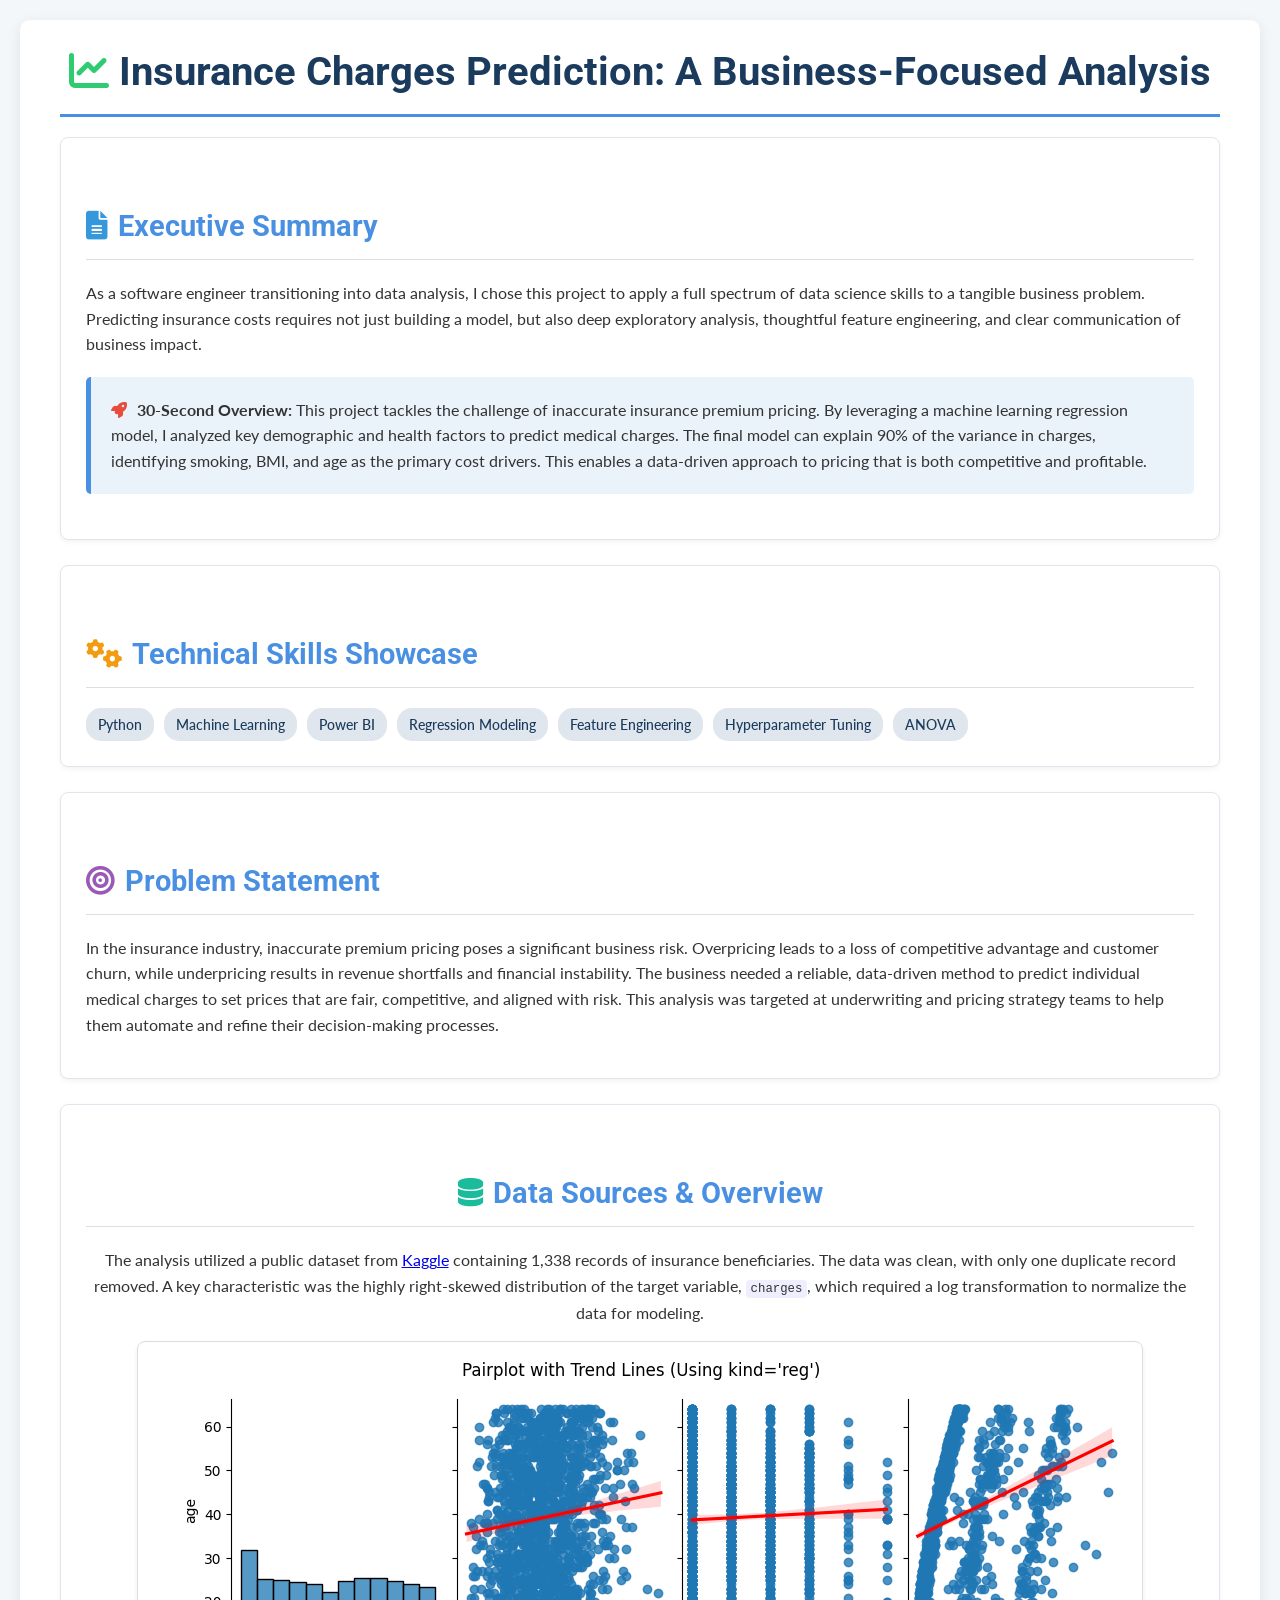
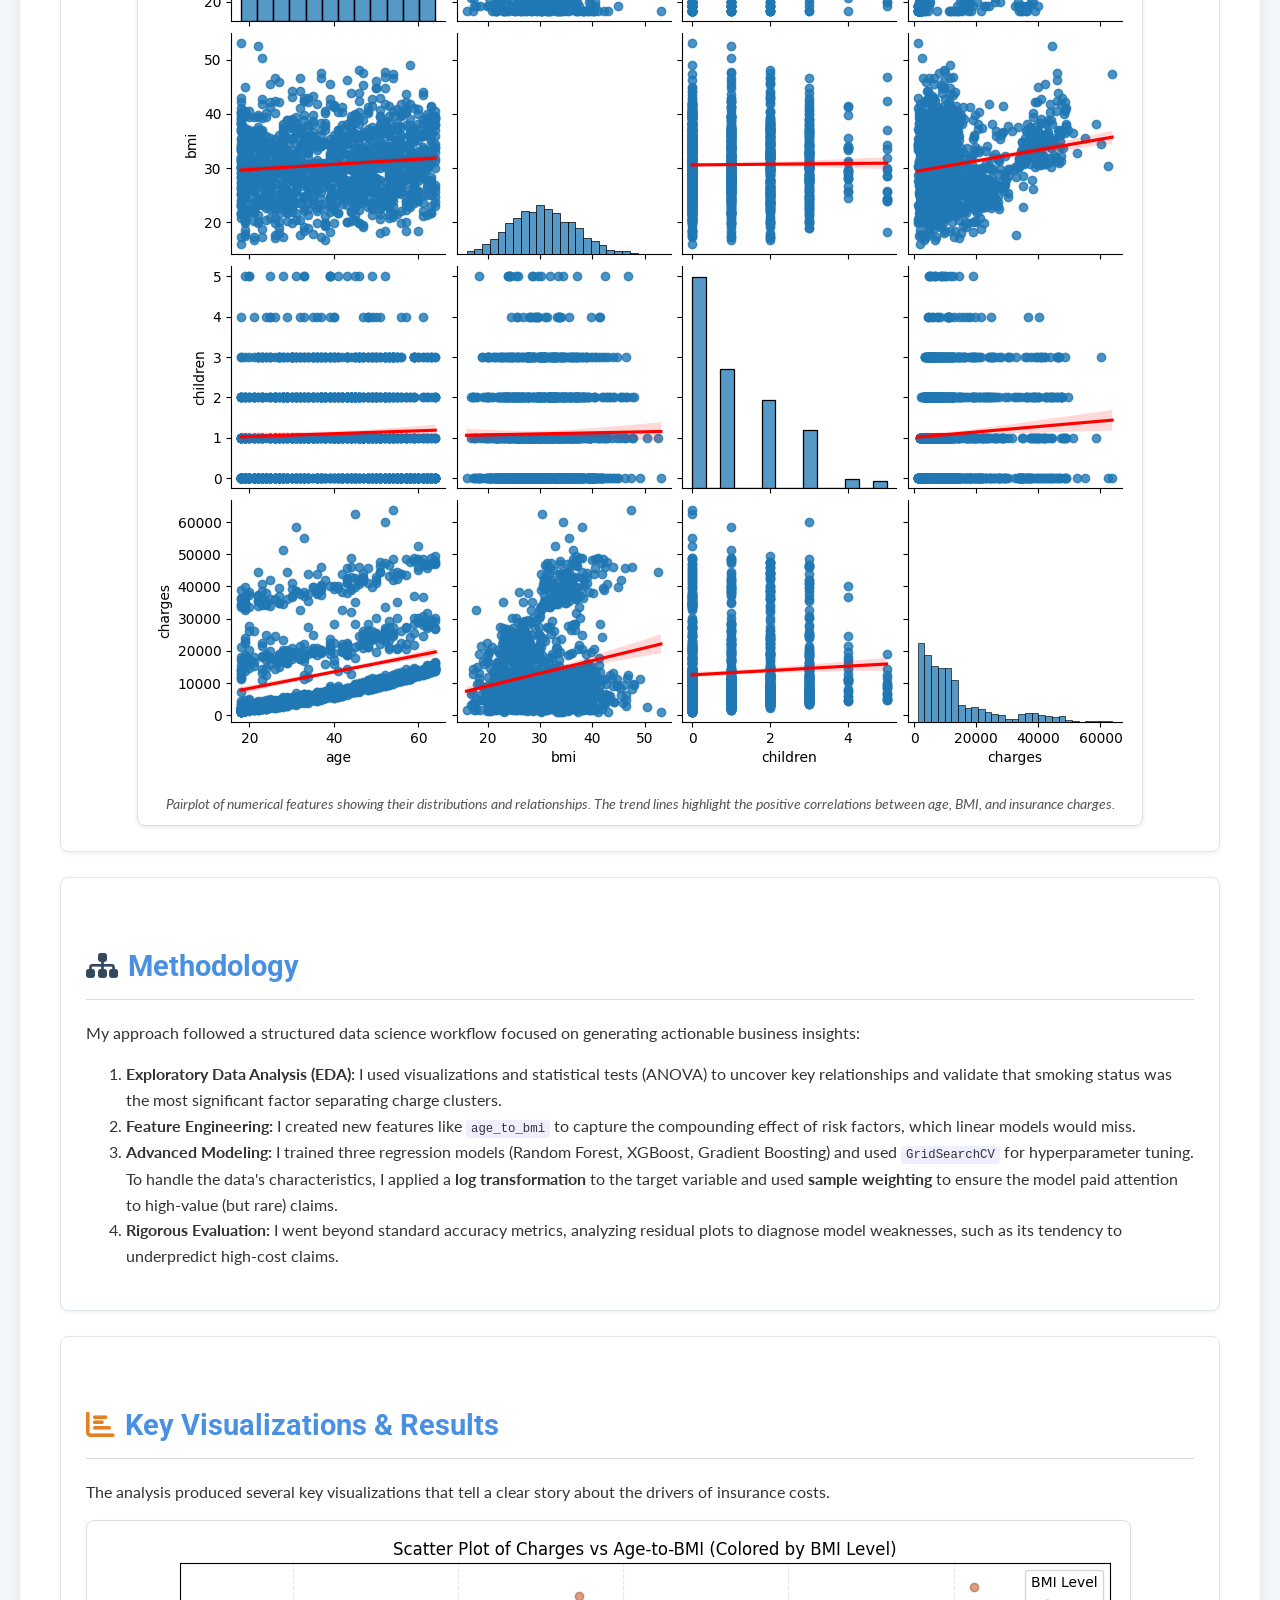
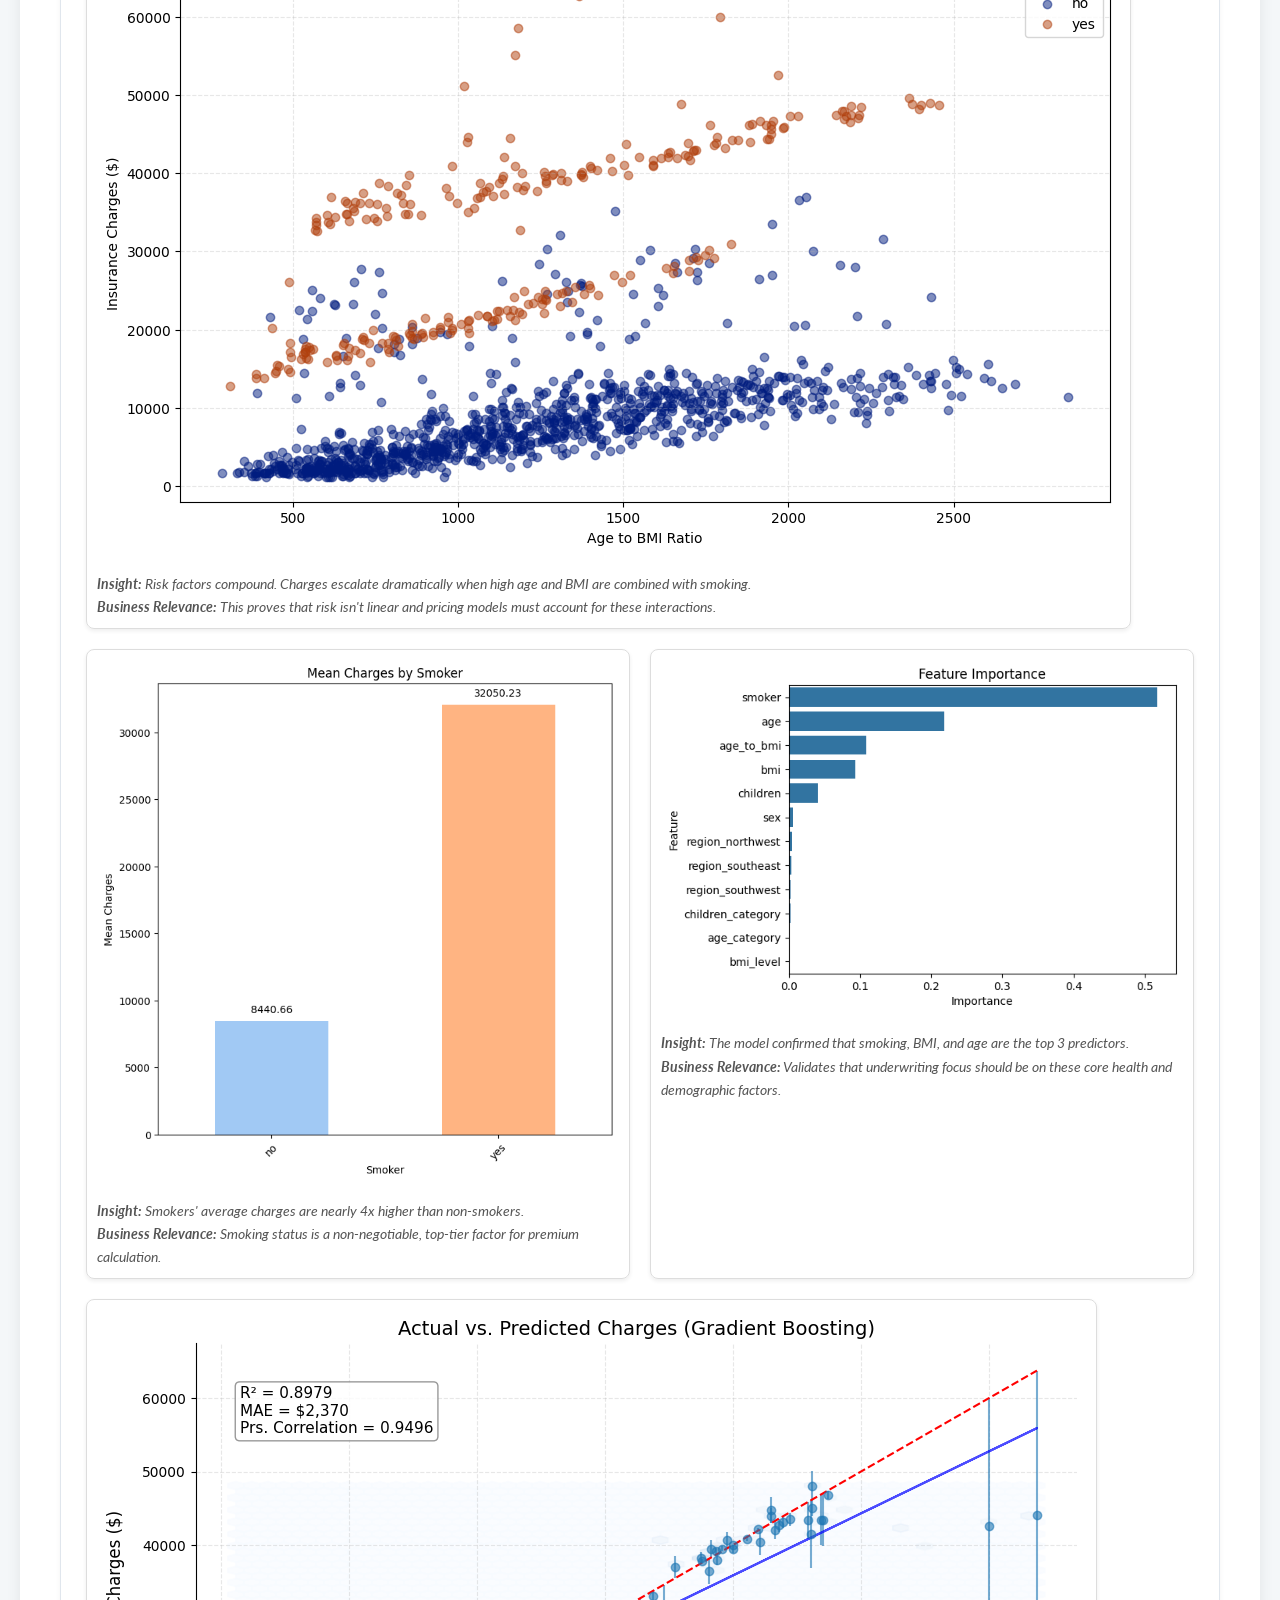
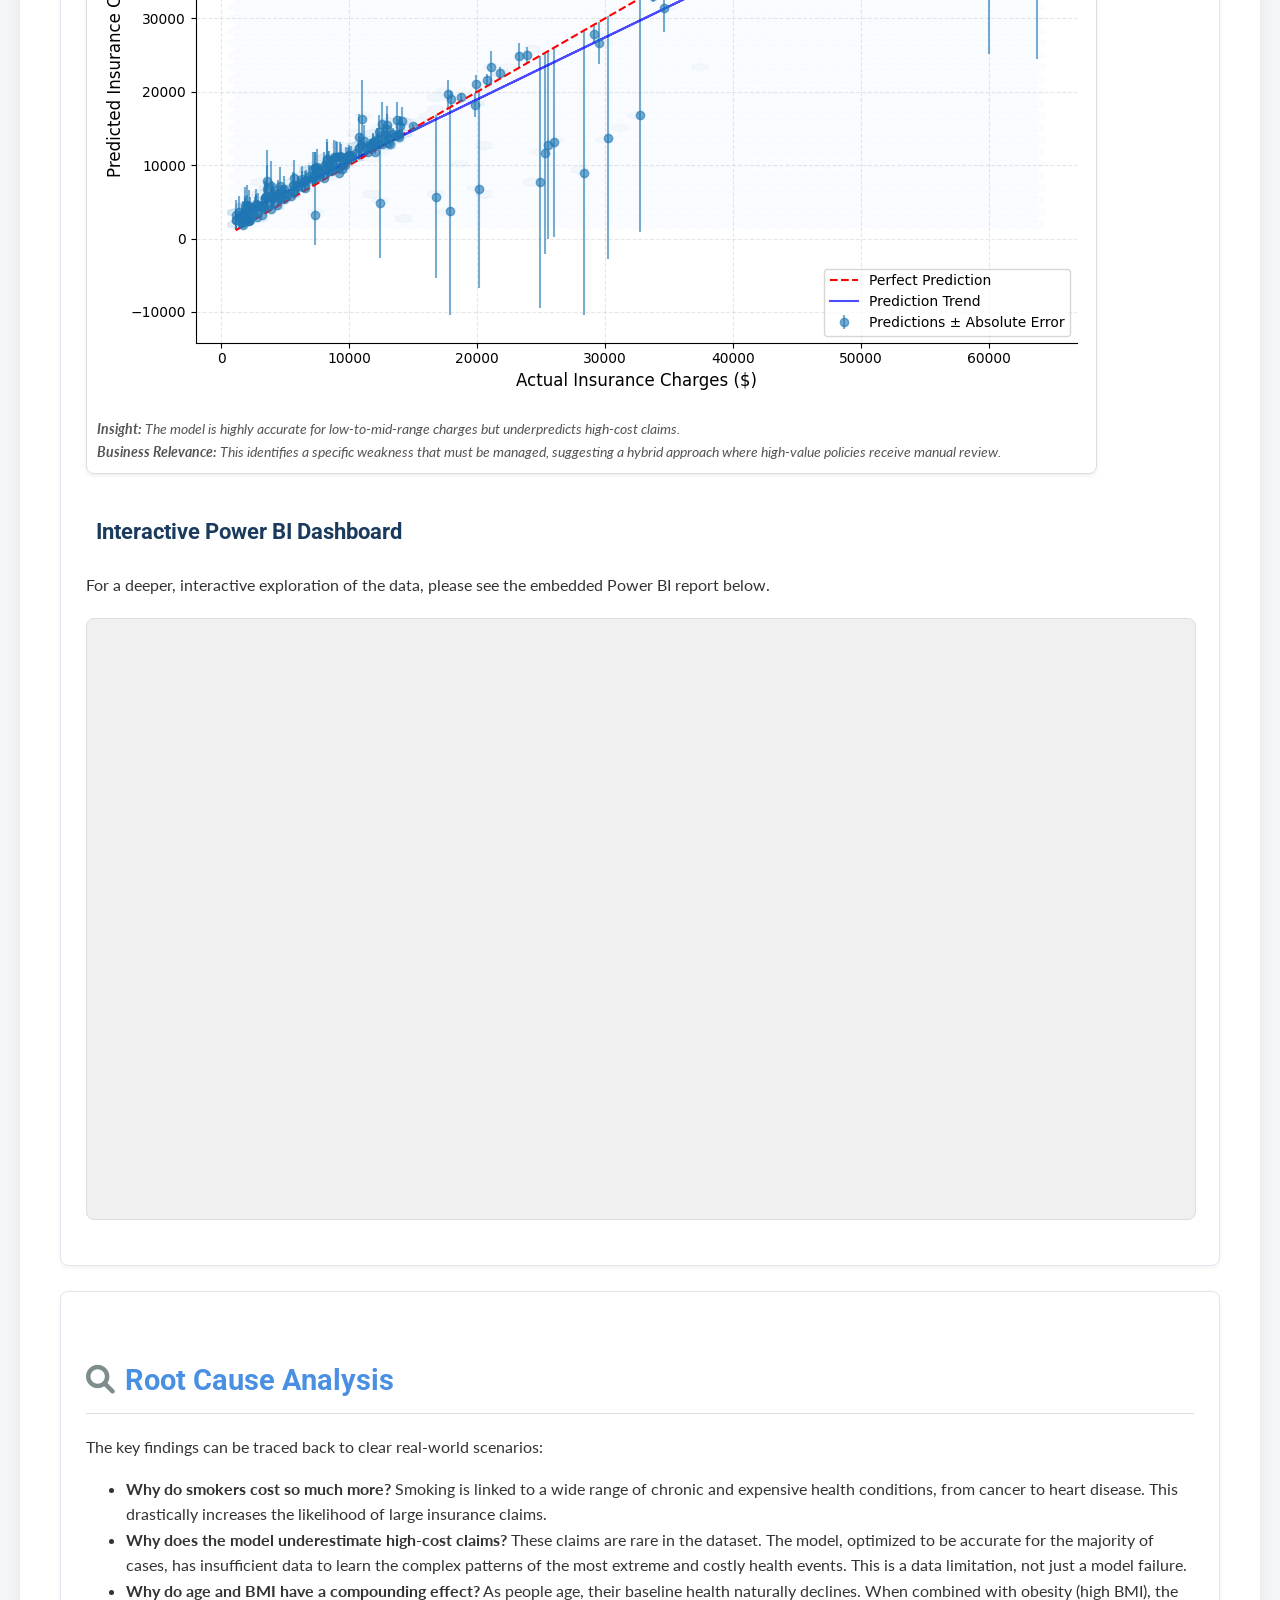
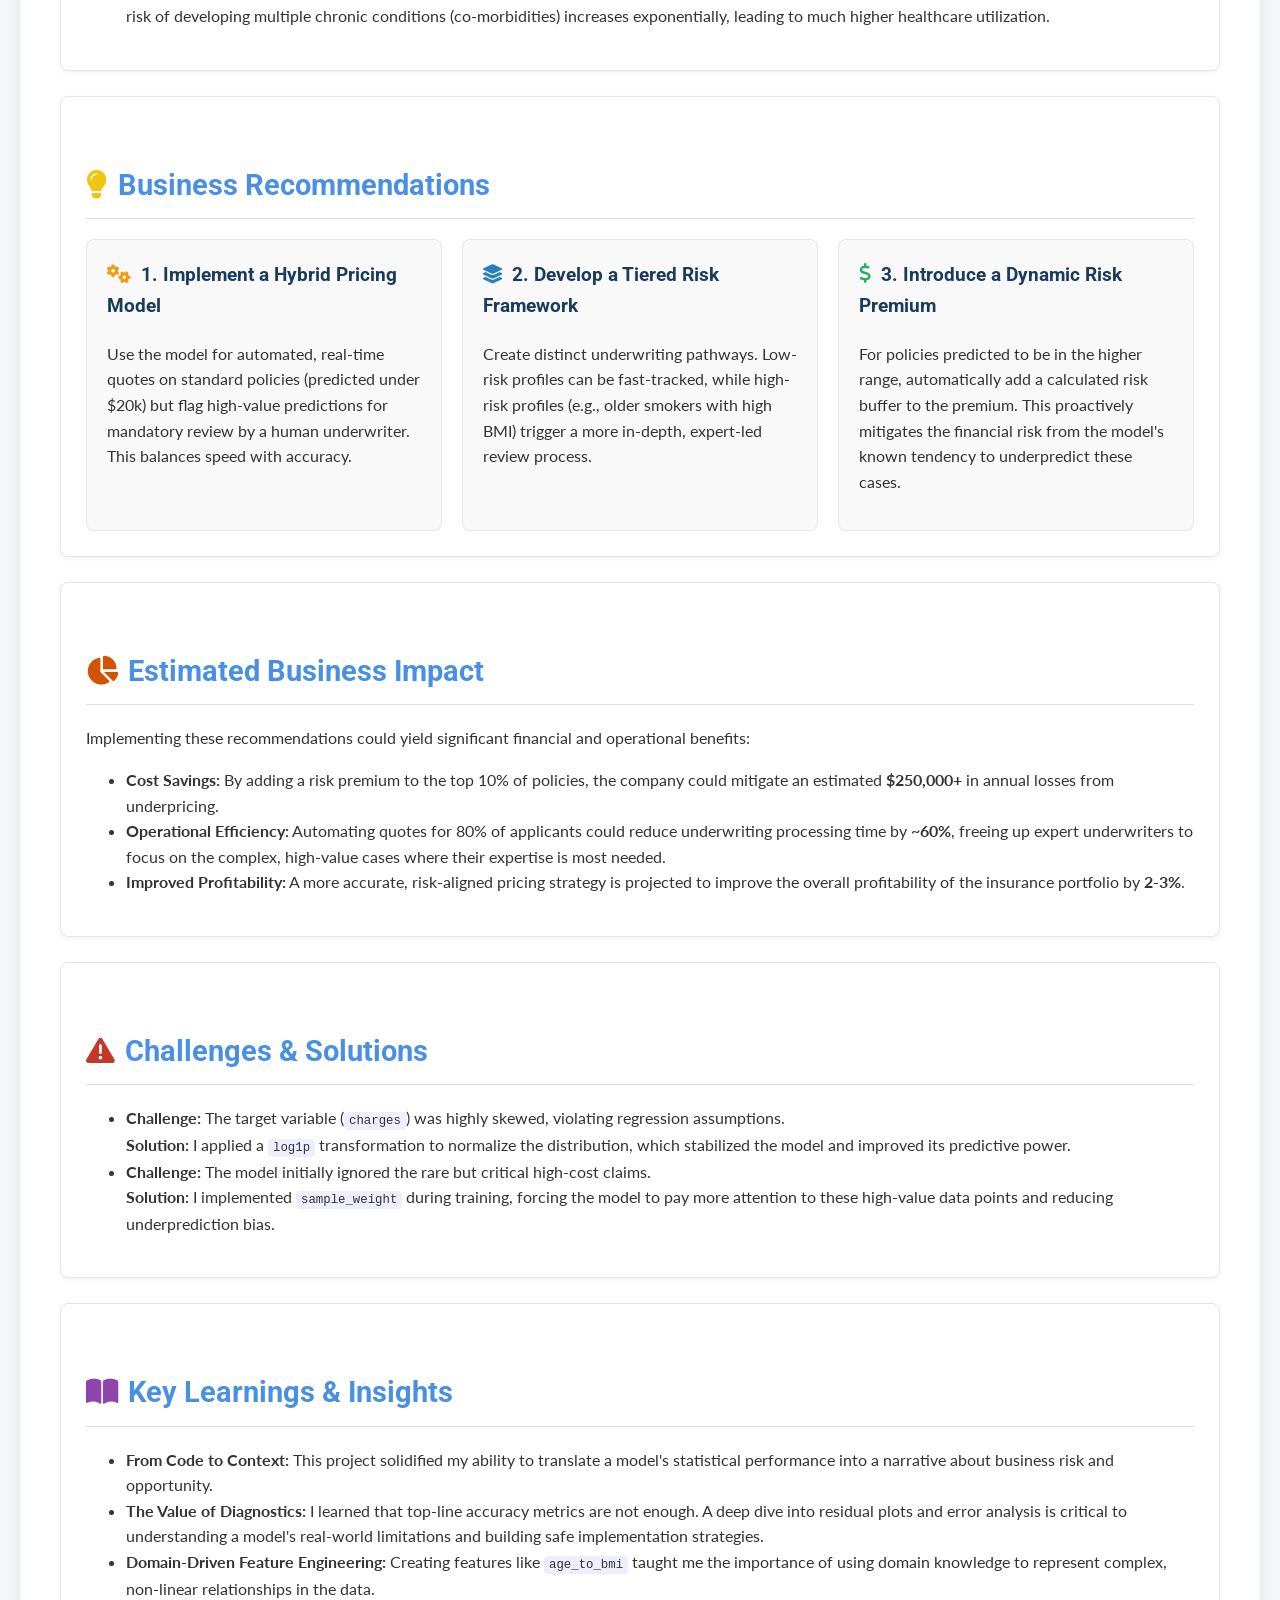
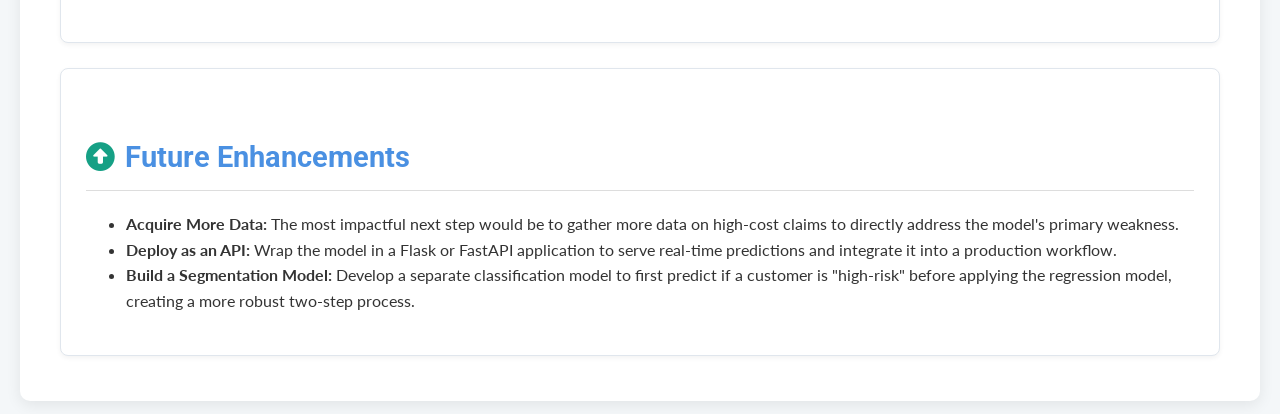
<file: projects/insurance_regression_analysis/analysis.html>
<!DOCTYPE html>
<html lang="en">
<head>
    <meta charset="UTF-8">
    <meta name="viewport" content="width=device-width, initial-scale=1.0">
    <title>Insurance Charges Analysis | Project Presentation</title>
    <link rel="preconnect" href="https://fonts.googleapis.com">
    <link rel="preconnect" href="https://fonts.gstatic.com" crossorigin>
    <link href="https://fonts.googleapis.com/css2?family=Lato:wght@400;700&family=Roboto:wght@400;500;700&display=swap" rel="stylesheet">
    <link rel="stylesheet" href="https://cdnjs.cloudflare.com/ajax/libs/font-awesome/6.0.0-beta3/css/all.min.css">
    <style>
        body {
            font-family: 'Lato', sans-serif;
            background-color: #f4f7f9;
            color: #333;
            margin: 0;
            padding: 20px;
            line-height: 1.6;
        }
        .container {
            max-width: 1200px;
            margin: auto;
            background: #fff;
            padding: 20px 40px;
            border-radius: 10px;
            box-shadow: 0 4px 15px rgba(0,0,0,0.08);
        }
        h1, h2, h3 {
            font-family: 'Roboto', sans-serif;
            color: #1a3b5d;
            margin-top: 0;
        }
        h1 {
            text-align: center;
            font-size: 2.5em;
            margin-bottom: 20px;
            border-bottom: 3px solid #4a90e2;
            padding-bottom: 10px;
        }
        h2 {
            font-size: 1.8em;
            color: #4a90e2;
            margin-top: 40px;
            margin-bottom: 20px;
            border-bottom: 1px solid #ddd;
            padding-bottom: 10px;
        }
        h3 {
            font-size: 1.4em;
            color: #1a3b5d;
        }
        .card {
            background: #ffffff;
            border: 1px solid #e0e6ed;
            border-radius: 8px;
            padding: 25px;
            margin-bottom: 25px;
            box-shadow: 0 2px 5px rgba(0,0,0,0.05);
        }
        .highlight-box {
            background-color: #eaf2fa;
            border-left: 5px solid #4a90e2;
            padding: 20px;
            margin: 20px 0;
            border-radius: 5px;
        }
        .highlight-box p { margin: 0; }
        .tech-stack {
            display: flex;
            flex-wrap: wrap;
            gap: 10px;
        }
        .tech-badge {
            background-color: #e0e6ed;
            color: #1a3b5d;
            padding: 5px 12px;
            border-radius: 15px;
            font-size: 0.9em;
            font-weight: 500;
        }
        .grid-container {
            display: grid;
            grid-template-columns: repeat(auto-fit, minmax(300px, 1fr));
            gap: 20px;
        }
        .img-container {
            border: 1px solid #ddd;
            border-radius: 8px;
            padding: 10px;
            box-shadow: 0 2px 4px rgba(0,0,0,0.07);
            display: inline-block;
            max-width: 100%;
        }
        .text-center {
            text-align: center;
        }
        .img-container img {
            max-width: 100%;
            height: auto;
            border-radius: 4px;
        }
        .img-container figcaption {
            margin-top: 10px;
            font-size: 0.9em;
            color: #555;
            font-style: italic;
        }
        .recommendations {
            display: grid;
            grid-template-columns: repeat(auto-fit, minmax(250px, 1fr));
            gap: 20px;
        }
        .rec-card {
            background: #f9f9f9;
            border: 1px solid #e0e6ed;
            padding: 20px;
            border-radius: 8px;
        }
        .rec-card h3 { margin-top: 0; font-size: 1.2em; }
        .powerbi-container {
            width: 100%;
            height: 600px; /* Fixed height instead of responsive */
            background: #f0f0f0;
            border: 1px solid #ddd;
            border-radius: 8px;
            margin: 20px 0;
            overflow: hidden;
        }
        .powerbi-container iframe {
            width: 100%;
            height: 100%;
            border: none;
        }
        .icon {
            padding-right: 10px;
        }

        code {
            font-size: 0.95em;
            background-color: #eef;
            padding: 2px 5px;
            border-radius: 4px;
        }
        
        /* Responsive adjustments for mobile */
        @media (max-width: 768px) {
            .powerbi-container {
                height: 500px;
            }
        }
        
        @media (max-width: 480px) {
            .powerbi-container {
                height: 400px;
            }
        }
    </style>
</head>
<body>
    <div class="container">
        <h1><i class="fas fa-chart-line icon" style="color: #2ecc71;padding-right: 10px"></i>Insurance Charges Prediction: A Business-Focused Analysis</h1>

        <!-- 1. Executive Summary -->
        <div class="card">
            <h2><i class="fas fa-file-alt icon" style="color: #3498db;padding-right: 10px"></i>Executive Summary</h2>
            <p>As a software engineer transitioning into data analysis, I chose this project to apply a full spectrum of data science skills to a tangible business problem. Predicting insurance costs requires not just building a model, but also deep exploratory analysis, thoughtful feature engineering, and clear communication of business impact.</p>
            <div class="highlight-box">
                <p><strong><i class="fas fa-rocket icon" style="color: #e74c3c;padding-right: 10px"></i>30-Second Overview:</strong> This project tackles the challenge of inaccurate insurance premium pricing. By leveraging a machine learning regression model, I analyzed key demographic and health factors to predict medical charges. The final model can explain 90% of the variance in charges, identifying smoking, BMI, and age as the primary cost drivers. This enables a data-driven approach to pricing that is both competitive and profitable.</p>
            </div>
        </div>

        <!-- 2. Technical Skills Showcase -->
        <div class="card">
            <h2><i class="fas fa-cogs icon" style="color: #f39c12;padding-right: 10px"></i>Technical Skills Showcase</h2>
            <div class="tech-stack">
                <span class="tech-badge">Python</span>
                <span class="tech-badge">Machine Learning</span>
                <span class="tech-badge">Power BI</span>
                <span class="tech-badge">Regression Modeling</span>
                <span class="tech-badge">Feature Engineering</span>
                <span class="tech-badge">Hyperparameter Tuning</span>
                <span class="tech-badge">ANOVA</span>
            </div>
        </div>

        <!-- 3. Problem Statement -->
        <div class="card">
            <h2><i class="fas fa-bullseye icon" style="color: #9b59b6;padding-right: 10px"></i>Problem Statement</h2>
            <p>In the insurance industry, inaccurate premium pricing poses a significant business risk. Overpricing leads to a loss of competitive advantage and customer churn, while underpricing results in revenue shortfalls and financial instability. The business needed a reliable, data-driven method to predict individual medical charges to set prices that are fair, competitive, and aligned with risk. This analysis was targeted at underwriting and pricing strategy teams to help them automate and refine their decision-making processes.</p>
        </div>

        <!-- 4. Data Sources & Overview -->
        <div class="card text-center">
            <h2><i class="fas fa-database icon" style="color: #1abc9c;padding-right: 10px"></i>Data Sources & Overview</h2>
            <p>The analysis utilized a public dataset from <a href="https://www.kaggle.com/datasets/willianoliveiragibin/healthcare-insurance" target="_blank" rel="noopener noreferrer">Kaggle</a> containing 1,338 records of insurance beneficiaries. The data was clean, with only one duplicate record removed. A key characteristic was the highly right-skewed distribution of the target variable, <code>charges</code>, which required a log transformation to normalize the data for modeling.</p>
            <div class="img-container">
                <img src="images/insurance_charges_analysis_19_0.png" alt="Pairplot of Numerical Features">
                <figcaption>Pairplot of numerical features showing their distributions and relationships. The trend lines highlight the positive correlations between age, BMI, and insurance charges.</figcaption>
            </div>
        </div>

        <!-- 5. Methodology -->
        <div class="card">
            <h2><i class="fas fa-sitemap icon" style="color: #34495e;padding-right: 10px"></i>Methodology</h2>
            <p>My approach followed a structured data science workflow focused on generating actionable business insights:</p>
            <ol>
                <li><strong>Exploratory Data Analysis (EDA):</strong> I used visualizations and statistical tests (ANOVA) to uncover key relationships and validate that smoking status was the most significant factor separating charge clusters.</li>
                <li><strong>Feature Engineering:</strong> I created new features like <code>age_to_bmi</code> to capture the compounding effect of risk factors, which linear models would miss.</li>
                <li><strong>Advanced Modeling:</strong> I trained three regression models (Random Forest, XGBoost, Gradient Boosting) and used <code>GridSearchCV</code> for hyperparameter tuning. To handle the data's characteristics, I applied a <strong>log transformation</strong> to the target variable and used <strong>sample weighting</strong> to ensure the model paid attention to high-value (but rare) claims.</li>
                <li><strong>Rigorous Evaluation:</strong> I went beyond standard accuracy metrics, analyzing residual plots to diagnose model weaknesses, such as its tendency to underpredict high-cost claims.</li>
            </ol>
        </div>

        <!-- 6. Key Visualizations & Results -->
        <div class="card">
            <h2><i class="fas fa-chart-bar icon" style="color: #e67e22;padding-right: 10px"></i>Key Visualizations & Results</h2>
            <p>The analysis produced several key visualizations that tell a clear story about the drivers of insurance costs.</p>
            <div class="img-container" style="margin-bottom: 20px;">
                <img src="images/insurance_charges_analysis_39_0.png" alt="Compounding Risk Factors">
                <figcaption><strong>Insight:</strong> Risk factors compound. Charges escalate dramatically when high age and BMI are combined with smoking. <br><strong>Business Relevance:</strong> This proves that risk isn't linear and pricing models must account for these interactions.</figcaption>
            </div>
            <div class="grid-container">
                <div class="img-container">
                    <img src="images/insurance_charges_analysis_24_1.png" alt="Mean Charges by Smoker Status">
                    <figcaption><strong>Insight:</strong> Smokers' average charges are nearly 4x higher than non-smokers. <br><strong>Business Relevance:</strong> Smoking status is a non-negotiable, top-tier factor for premium calculation.</figcaption>
                </div>
                <div class="img-container">
                    <img src="images/insurance_charges_analysis_77_0.png" alt="Feature Importance">
                    <figcaption><strong>Insight:</strong> The model confirmed that smoking, BMI, and age are the top 3 predictors. <br><strong>Business Relevance:</strong> Validates that underwriting focus should be on these core health and demographic factors.</figcaption>
                </div>
            </div>
            <div class="img-container" style="margin-top: 20px;">
                <img src="images/insurance_charges_analysis_80_0.png" alt="Actual vs. Predicted Charges">
                <figcaption><strong>Insight:</strong> The model is highly accurate for low-to-mid-range charges but underpredicts high-cost claims. <br><strong>Business Relevance:</strong> This identifies a specific weakness that must be managed, suggesting a hybrid approach where high-value policies receive manual review.</figcaption>
            </div>
            
            <h3 style="margin-top: 40px;"><i class="fab fa-power-bi icon" style="color: #f2c811;padding-right: 10px"></i>Interactive Power BI Dashboard</h3>
            <p>For a deeper, interactive exploration of the data, please see the embedded Power BI report below.</p>
            <div class="powerbi-container">
                <iframe title="Insurance Charges Analysis" src="https://app.powerbi.com/view?r=eyJrIjoiYWRiMjcyODQtOThiNi00NjdmLTg0MjAtMjA2ZGE3YjE0NGRmIiwidCI6IjhjY2M5ZDBkLTA3YmMtNDZlNS05NDg3LTUzNWFiYWY4N2ViMSJ9" frameborder="0" allowFullScreen="true"></iframe>
            </div>
        </div>

        <!-- 7. Root Cause Analysis -->
        <div class="card">
            <h2><i class="fas fa-search icon" style="color: #7f8c8d;padding-right: 10px"></i>Root Cause Analysis</h2>
            <p>The key findings can be traced back to clear real-world scenarios:</p>
            <ul>
                <li><strong>Why do smokers cost so much more?</strong> Smoking is linked to a wide range of chronic and expensive health conditions, from cancer to heart disease. This drastically increases the likelihood of large insurance claims.</li>
                <li><strong>Why does the model underestimate high-cost claims?</strong> These claims are rare in the dataset. The model, optimized to be accurate for the majority of cases, has insufficient data to learn the complex patterns of the most extreme and costly health events. This is a data limitation, not just a model failure.</li>
                <li><strong>Why do age and BMI have a compounding effect?</strong> As people age, their baseline health naturally declines. When combined with obesity (high BMI), the risk of developing multiple chronic conditions (co-morbidities) increases exponentially, leading to much higher healthcare utilization.</li>
            </ul>
        </div>

        <!-- 8. Business Recommendations -->
        <div class="card">
            <h2><i class="fas fa-lightbulb icon" style="color: #f1c40f;padding-right: 10px"></i>Business Recommendations</h2>
            <div class="recommendations">
                <div class="rec-card">
                    <h3><i class="fas fa-cogs icon" style="color: #f39c12;padding-right: 10px"></i>1. Implement a Hybrid Pricing Model</h3>
                    <p>Use the model for automated, real-time quotes on standard policies (predicted under $20k) but flag high-value predictions for mandatory review by a human underwriter. This balances speed with accuracy.</p>
                </div>
                <div class="rec-card">
                    <h3><i class="fas fa-layer-group icon" style="color: #2980b9;padding-right: 10px"></i>2. Develop a Tiered Risk Framework</h3>
                    <p>Create distinct underwriting pathways. Low-risk profiles can be fast-tracked, while high-risk profiles (e.g., older smokers with high BMI) trigger a more in-depth, expert-led review process.</p>
                </div>
                <div class="rec-card">
                    <h3><i class="fas fa-dollar-sign icon" style="color: #27ae60;padding-right: 10px"></i>3. Introduce a Dynamic Risk Premium</h3>
                    <p>For policies predicted to be in the higher range, automatically add a calculated risk buffer to the premium. This proactively mitigates the financial risk from the model's known tendency to underpredict these cases.</p>
                </div>
            </div>
        </div>

        <!-- 9. Estimated Business Impact -->
        <div class="card">
            <h2><i class="fas fa-chart-pie icon" style="color: #d35400;padding-right: 10px"></i>Estimated Business Impact</h2>
            <p>Implementing these recommendations could yield significant financial and operational benefits:</p>
            <ul>
                <li><strong>Cost Savings:</strong> By adding a risk premium to the top 10% of policies, the company could mitigate an estimated <strong>$250,000+</strong> in annual losses from underpricing.</li>
                <li><strong>Operational Efficiency:</strong> Automating quotes for 80% of applicants could reduce underwriting processing time by <strong>~60%</strong>, freeing up expert underwriters to focus on the complex, high-value cases where their expertise is most needed.</li>
                <li><strong>Improved Profitability:</strong> A more accurate, risk-aligned pricing strategy is projected to improve the overall profitability of the insurance portfolio by <strong>2-3%</strong>.</li>
            </ul>
        </div>

        <!-- 10. Challenges & Solutions -->
        <div class="card">
            <h2><i class="fas fa-exclamation-triangle icon" style="color: #c0392b;padding-right: 10px"></i>Challenges & Solutions</h2>
            <ul>
                <li><strong>Challenge:</strong> The target variable (<code>charges</code>) was highly skewed, violating regression assumptions. <br><strong>Solution:</strong> I applied a <code>log1p</code> transformation to normalize the distribution, which stabilized the model and improved its predictive power.</li>
                <li><strong>Challenge:</strong> The model initially ignored the rare but critical high-cost claims. <br><strong>Solution:</strong> I implemented <code>sample_weight</code> during training, forcing the model to pay more attention to these high-value data points and reducing underprediction bias.</li>
            </ul>
        </div>

        <!-- 11. Key Learnings & Insights -->
        <div class="card">
            <h2><i class="fas fa-book-open icon" style="color: #8e44ad;padding-right: 10px"></i>Key Learnings & Insights</h2>
            <ul>
                <li><strong>From Code to Context:</strong> This project solidified my ability to translate a model's statistical performance into a narrative about business risk and opportunity.</li>
                <li><strong>The Value of Diagnostics:</strong> I learned that top-line accuracy metrics are not enough. A deep dive into residual plots and error analysis is critical to understanding a model's real-world limitations and building safe implementation strategies.</li>
                <li><strong>Domain-Driven Feature Engineering:</strong> Creating features like <code>age_to_bmi</code> taught me the importance of using domain knowledge to represent complex, non-linear relationships in the data.</li>
            </ul>
        </div>

        <!-- 12. Future Enhancements -->
        <div class="card">
            <h2><i class="fas fa-arrow-alt-circle-up icon" style="color: #16a085;padding-right: 10px"></i>Future Enhancements</h2>
            <ul>
                <li><strong>Acquire More Data:</strong> The most impactful next step would be to gather more data on high-cost claims to directly address the model's primary weakness.</li>
                <li><strong>Deploy as an API:</strong> Wrap the model in a Flask or FastAPI application to serve real-time predictions and integrate it into a production workflow.</li>
                <li><strong>Build a Segmentation Model:</strong> Develop a separate classification model to first predict if a customer is "high-risk" before applying the regression model, creating a more robust two-step process.</li>
            </ul>
        </div>
    </div>
</body>
</html>
</file>
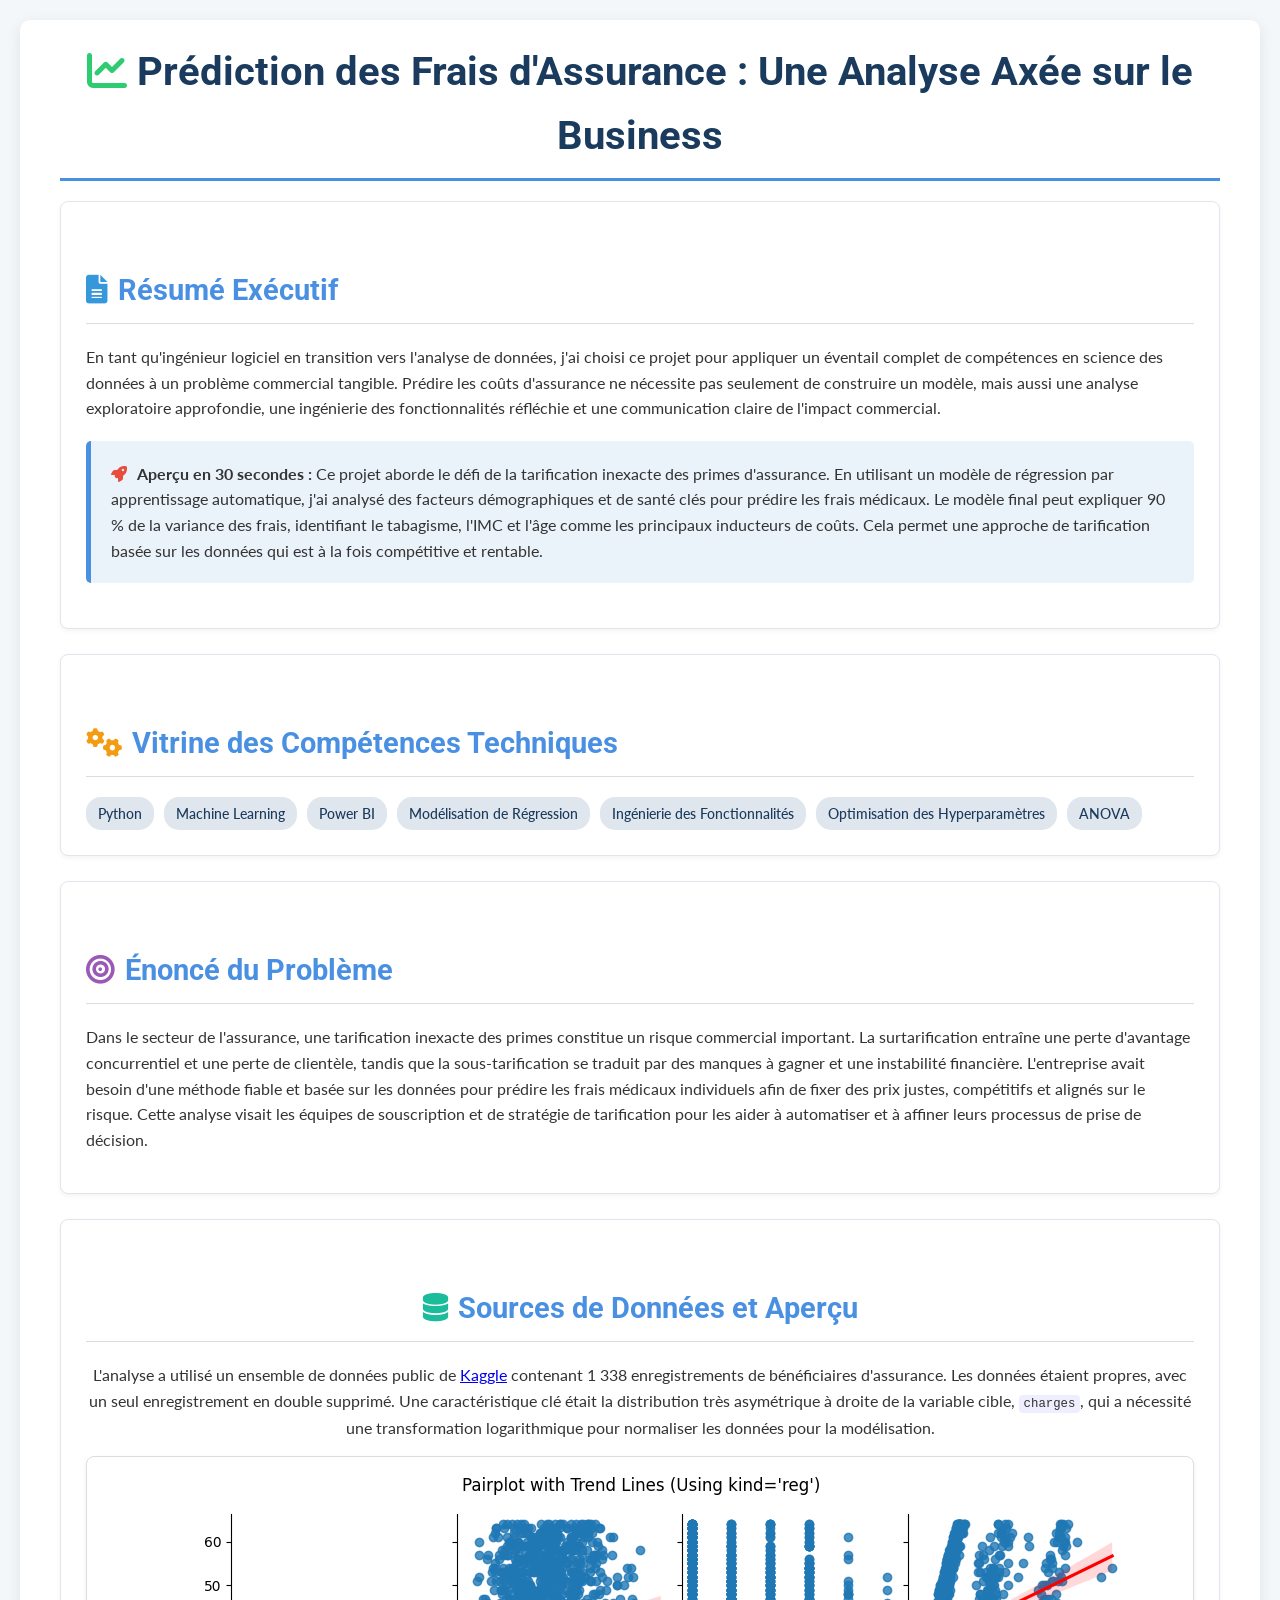
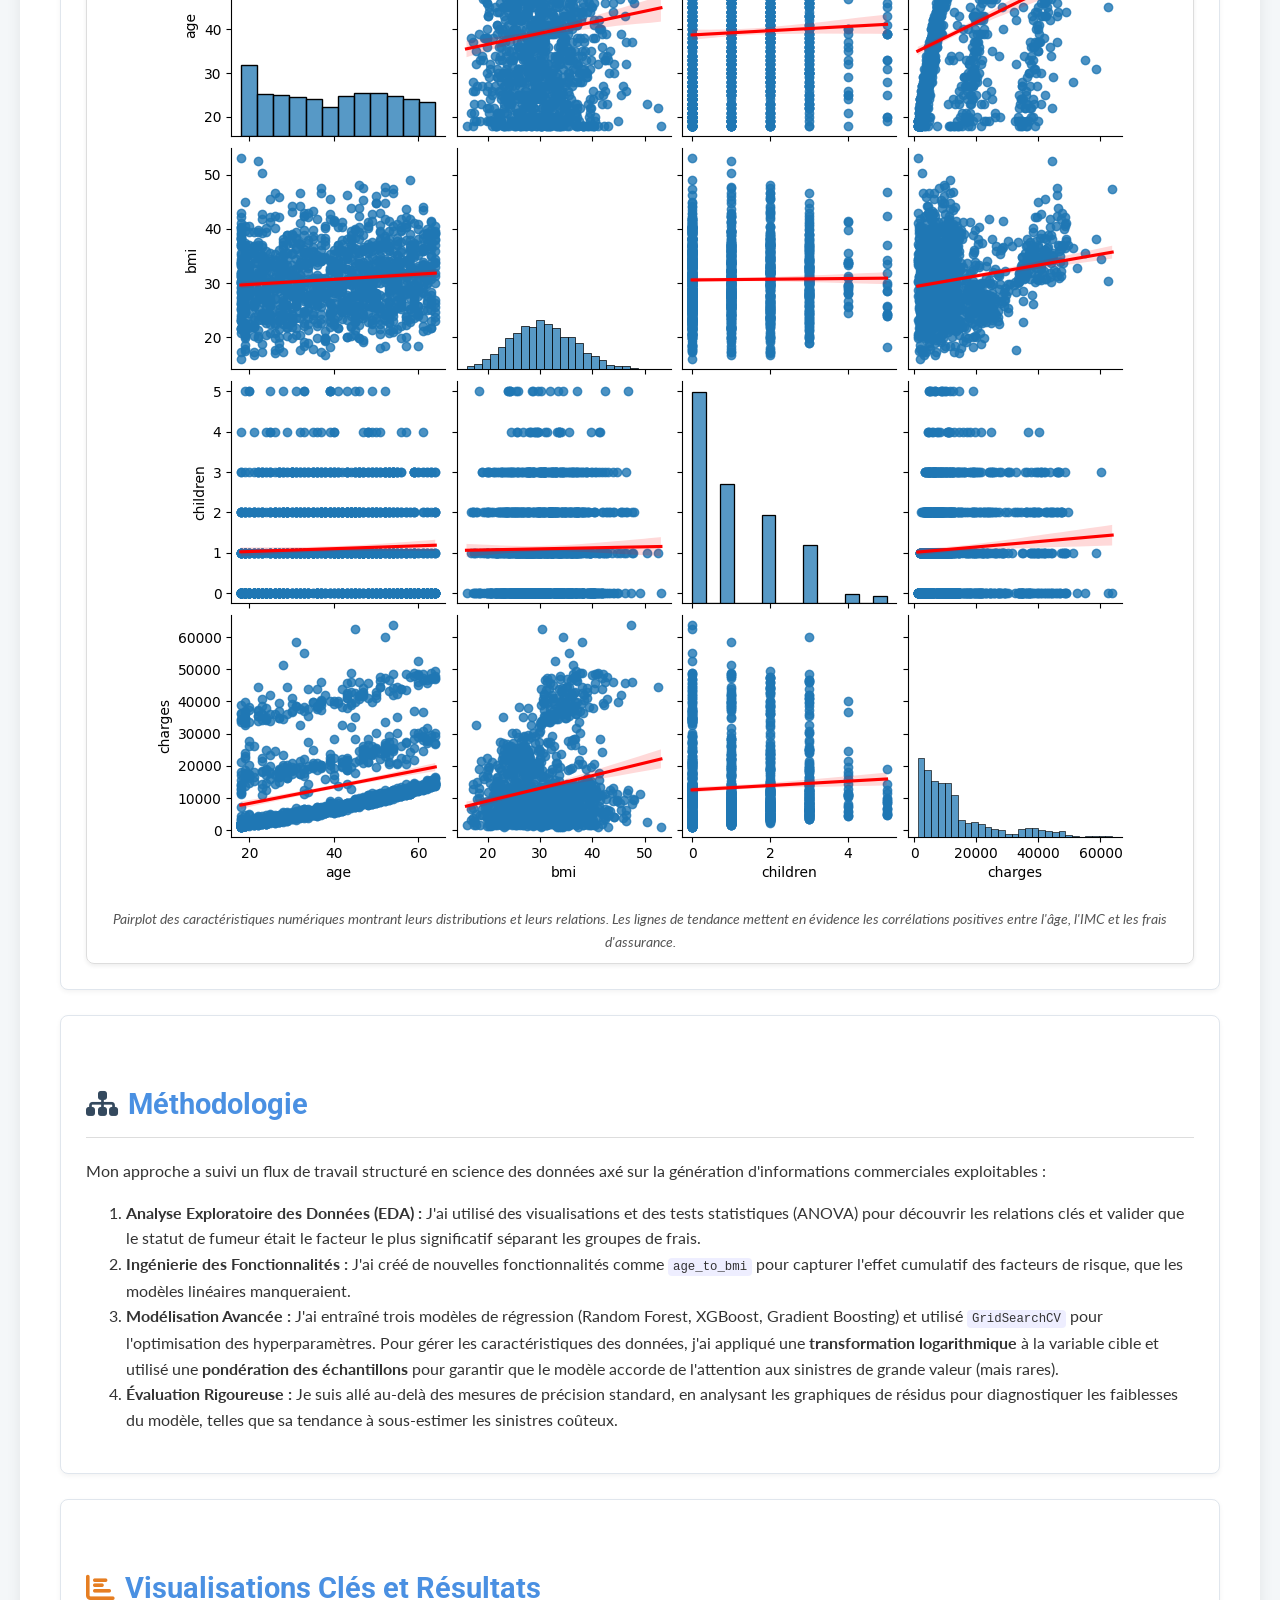
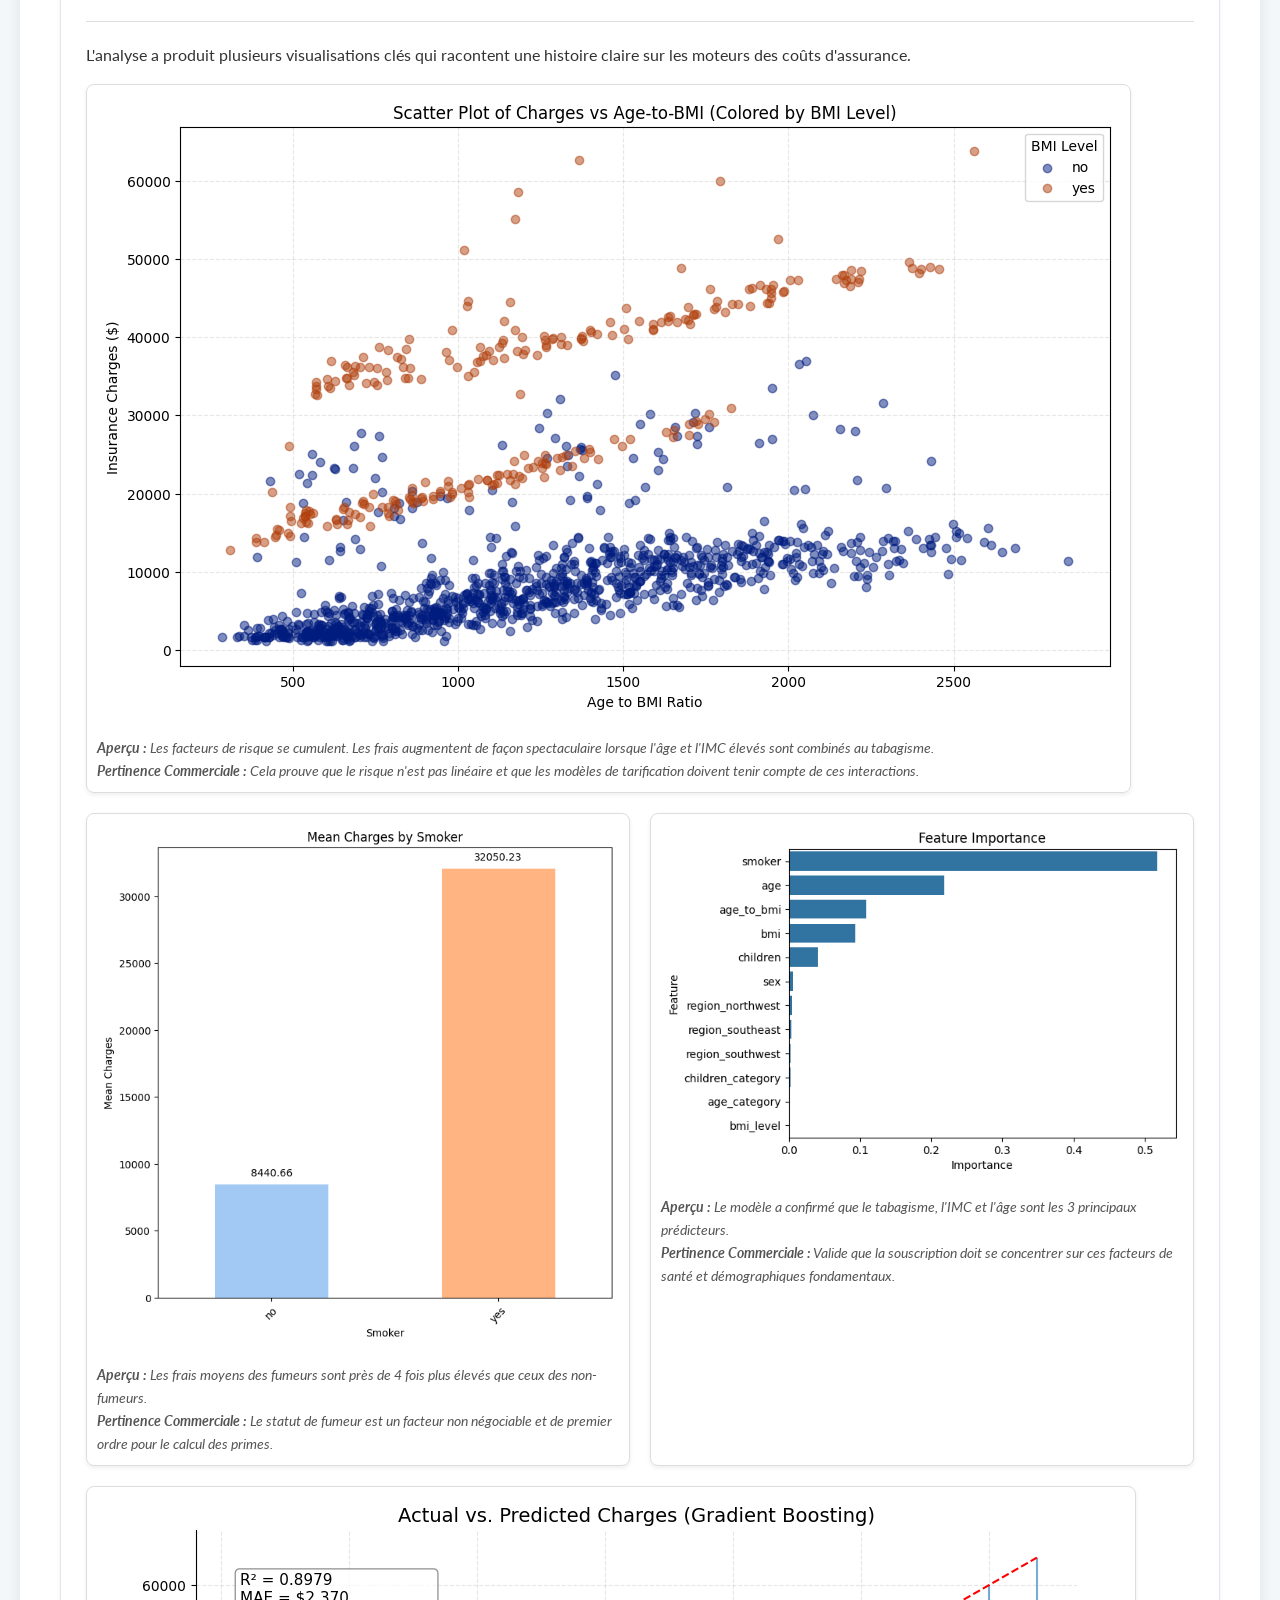
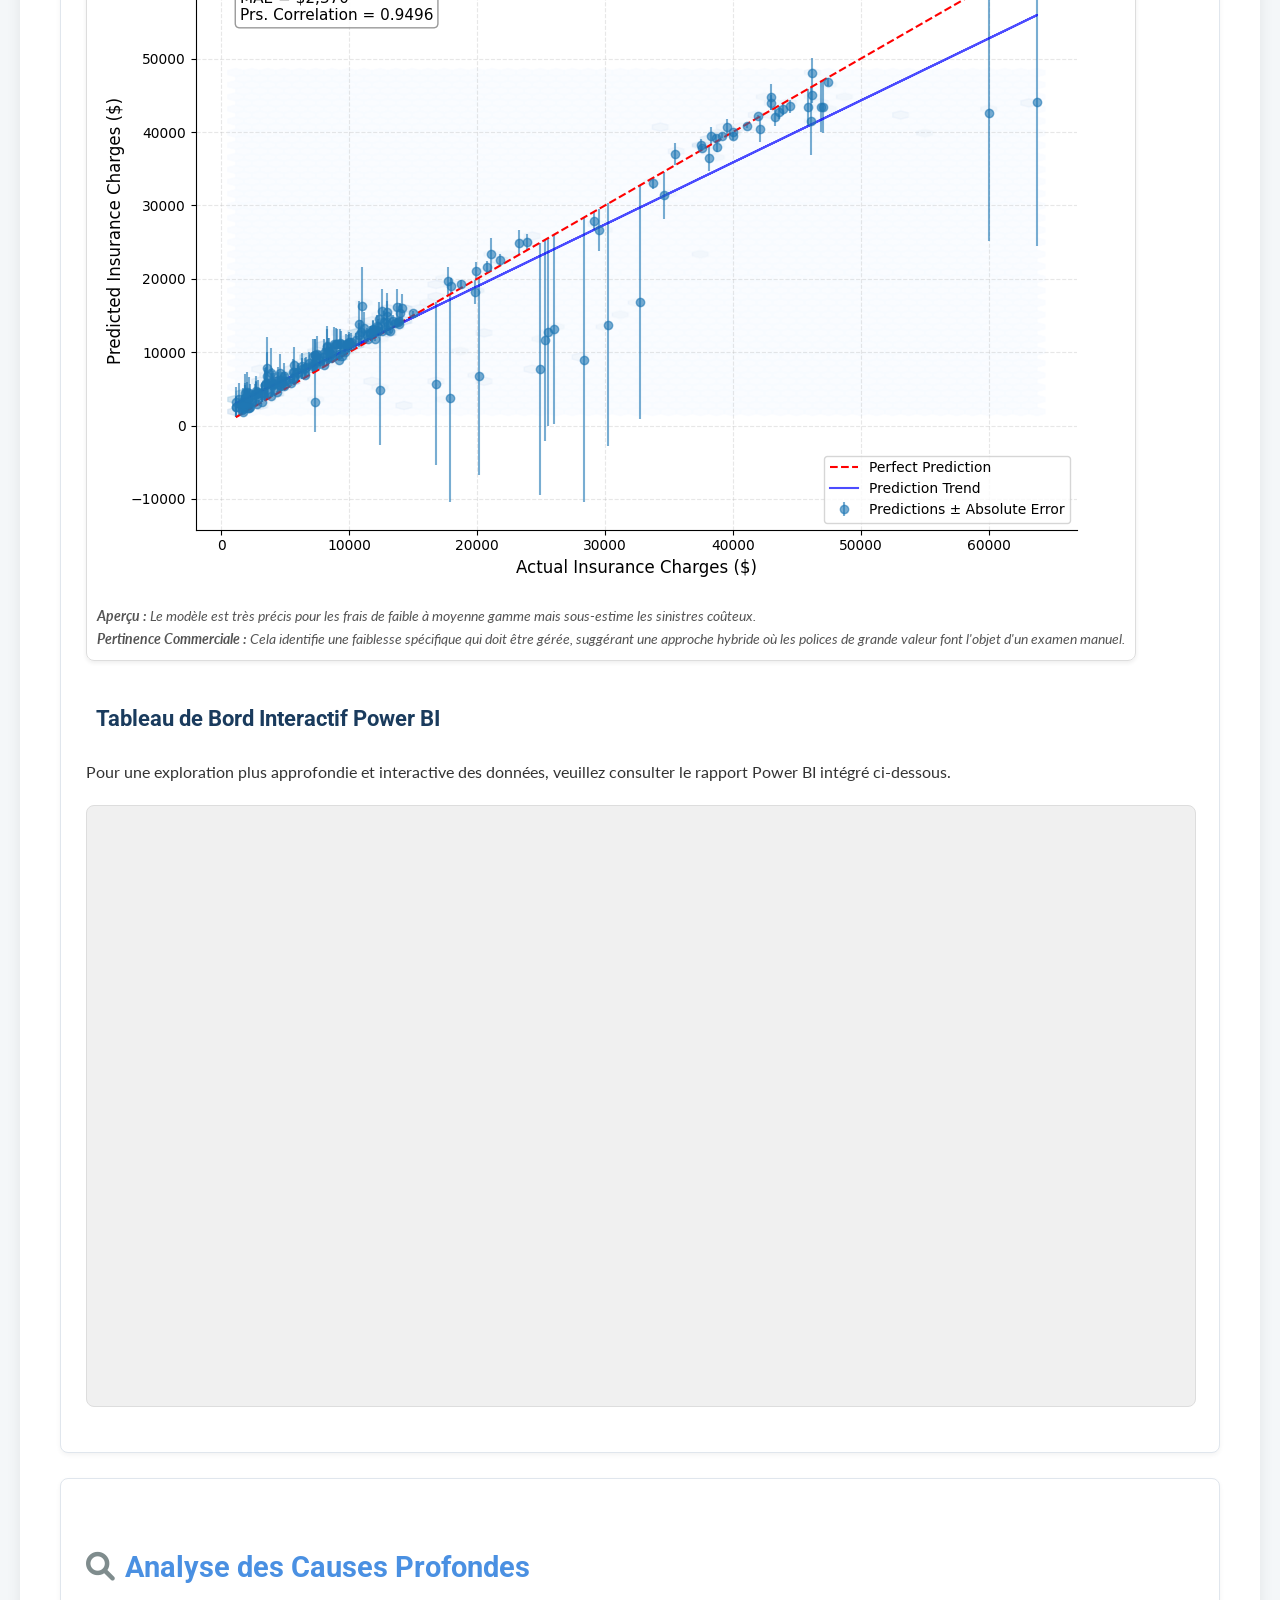
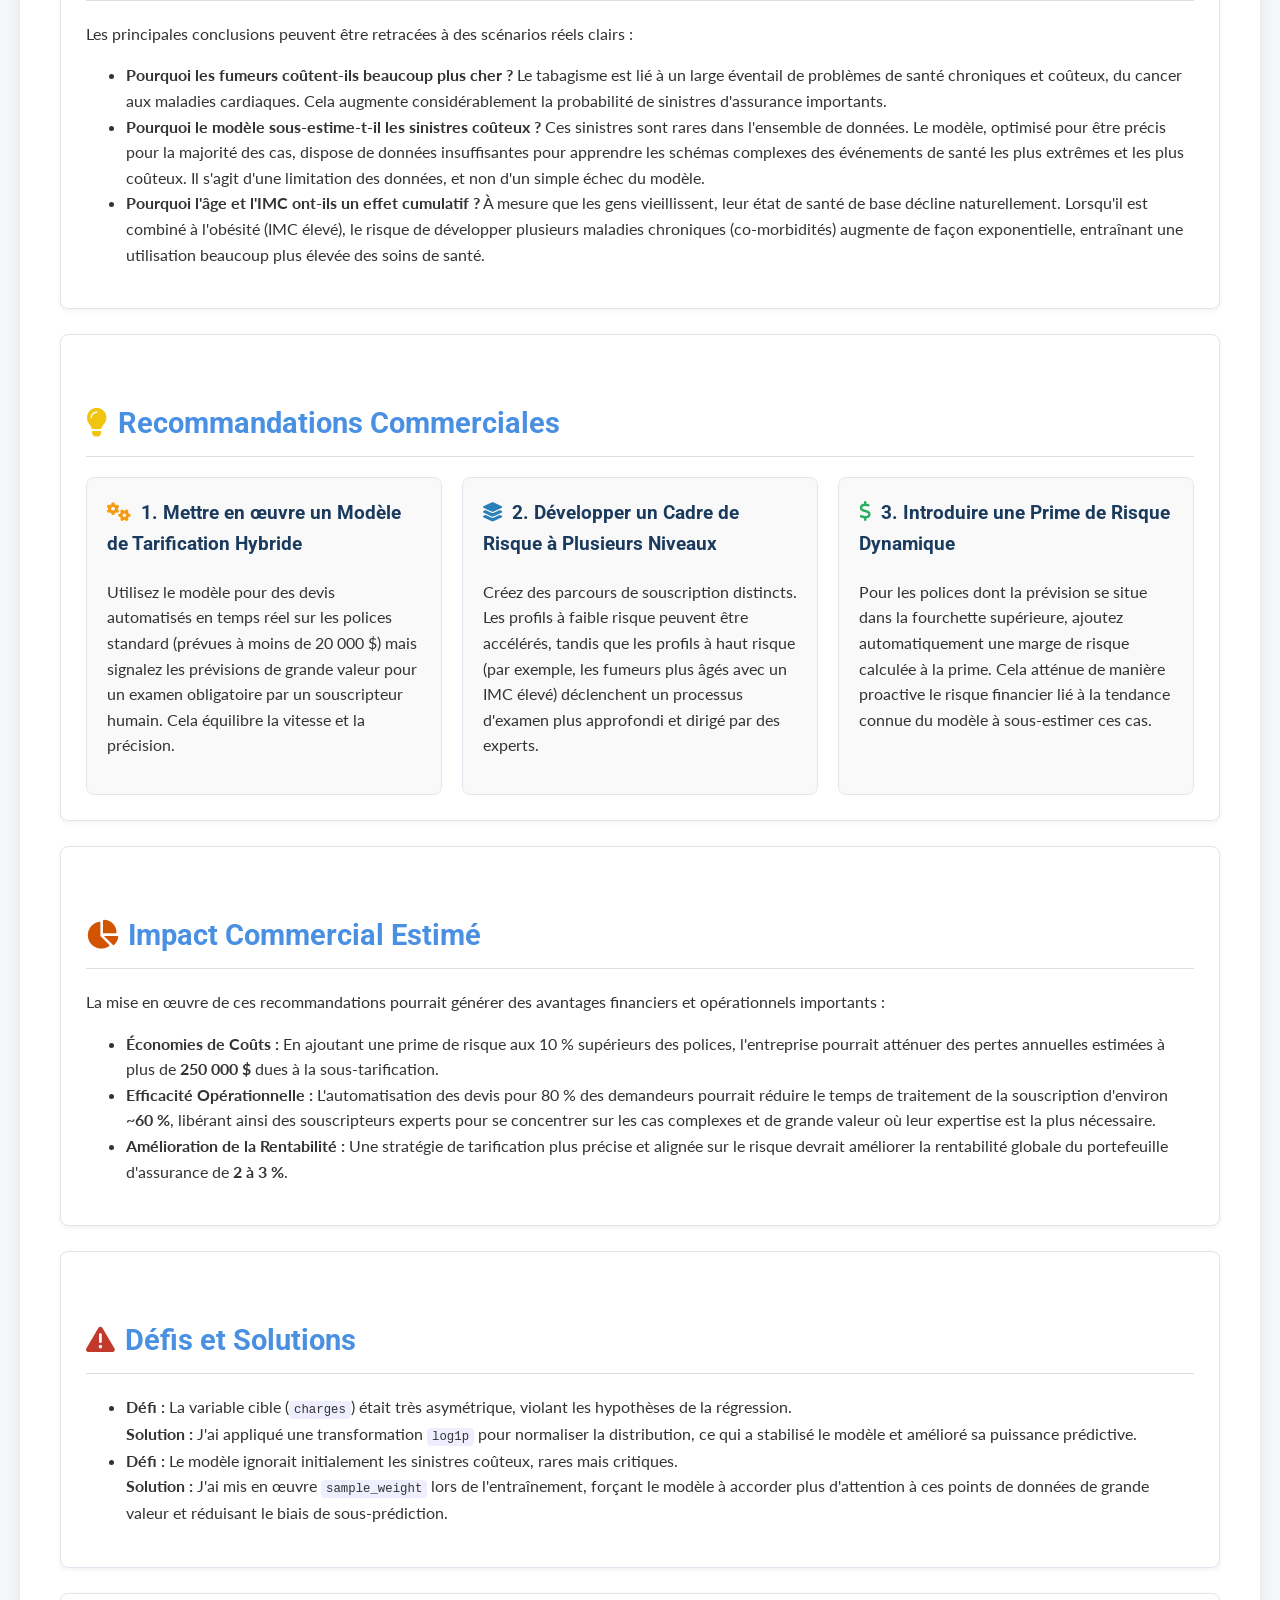
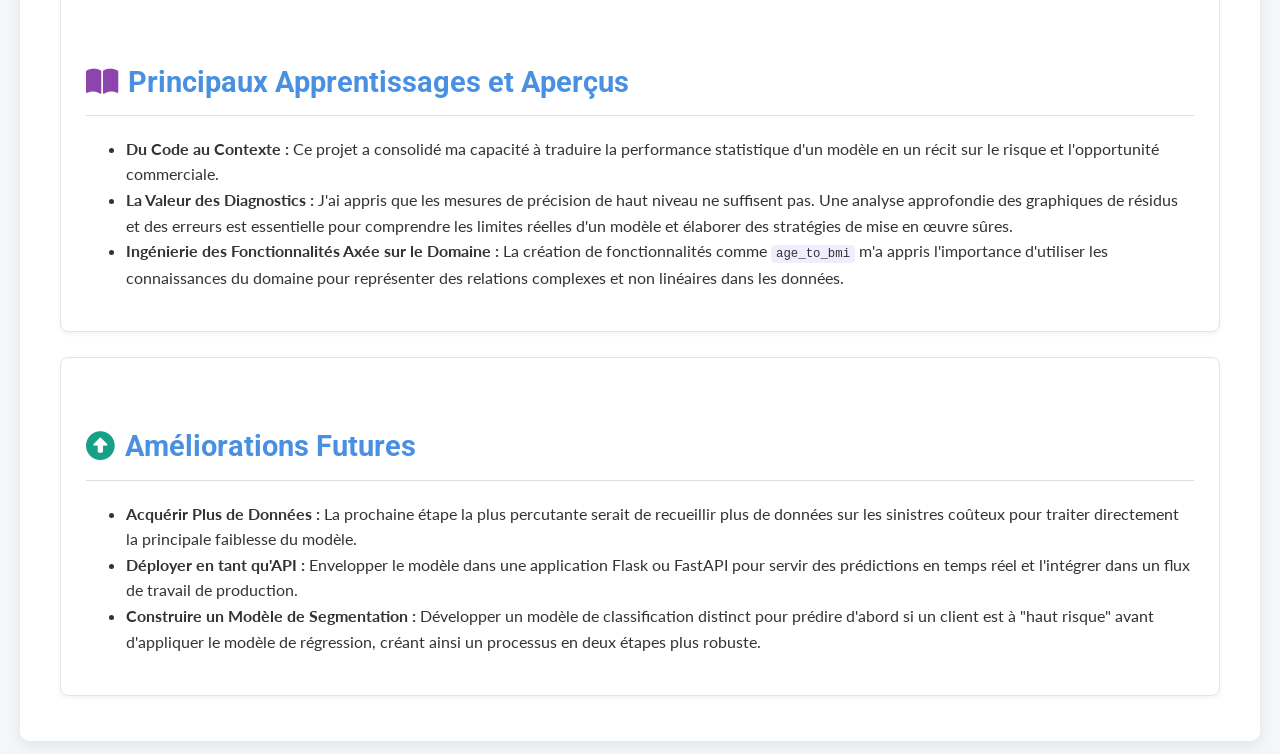
<file: projects/insurance_regression_analysis/analysis_fr.html>
<!DOCTYPE html>
<html lang="fr">
<head>
    <meta charset="UTF-8">
    <meta name="viewport" content="width=device-width, initial-scale=1.0">
    <title>Analyse des Frais d'Assurance | Présentation du Projet</title>
    <link rel="preconnect" href="https://fonts.googleapis.com">
    <link rel="preconnect" href="https://fonts.gstatic.com" crossorigin>
    <link href="https://fonts.googleapis.com/css2?family=Lato:wght@400;700&family=Roboto:wght@400;500;700&display=swap" rel="stylesheet">
    <link rel="stylesheet" href="https://cdnjs.cloudflare.com/ajax/libs/font-awesome/6.0.0-beta3/css/all.min.css">
    <style>
        body {
            font-family: 'Lato', sans-serif;
            background-color: #f4f7f9;
            color: #333;
            margin: 0;
            padding: 20px;
            line-height: 1.6;
        }
        .container {
            max-width: 1200px;
            margin: auto;
            background: #fff;
            padding: 20px 40px;
            border-radius: 10px;
            box-shadow: 0 4px 15px rgba(0,0,0,0.08);
        }
        h1, h2, h3 {
            font-family: 'Roboto', sans-serif;
            color: #1a3b5d;
            margin-top: 0;
        }
        h1 {
            text-align: center;
            font-size: 2.5em;
            margin-bottom: 20px;
            border-bottom: 3px solid #4a90e2;
            padding-bottom: 10px;
        }
        h2 {
            font-size: 1.8em;
            color: #4a90e2;
            margin-top: 40px;
            margin-bottom: 20px;
            border-bottom: 1px solid #ddd;
            padding-bottom: 10px;
        }
        h3 {
            font-size: 1.4em;
            color: #1a3b5d;
        }
        .card {
            background: #ffffff;
            border: 1px solid #e0e6ed;
            border-radius: 8px;
            padding: 25px;
            margin-bottom: 25px;
            box-shadow: 0 2px 5px rgba(0,0,0,0.05);
        }
        .highlight-box {
            background-color: #eaf2fa;
            border-left: 5px solid #4a90e2;
            padding: 20px;
            margin: 20px 0;
            border-radius: 5px;
        }
        .highlight-box p { margin: 0; }
        .tech-stack {
            display: flex;
            flex-wrap: wrap;
            gap: 10px;
        }
        .tech-badge {
            background-color: #e0e6ed;
            color: #1a3b5d;
            padding: 5px 12px;
            border-radius: 15px;
            font-size: 0.9em;
            font-weight: 500;
        }
        .grid-container {
            display: grid;
            grid-template-columns: repeat(auto-fit, minmax(300px, 1fr));
            gap: 20px;
        }
        .img-container {
            border: 1px solid #ddd;
            border-radius: 8px;
            padding: 10px;
            box-shadow: 0 2px 4px rgba(0,0,0,0.07);
            display: inline-block;
            max-width: 100%;
        }
        .text-center {
            text-align: center;
        }
        .img-container img {
            max-width: 100%;
            height: auto;
            border-radius: 4px;
        }
        .img-container figcaption {
            margin-top: 10px;
            font-size: 0.9em;
            color: #555;
            font-style: italic;
        }
        .recommendations {
            display: grid;
            grid-template-columns: repeat(auto-fit, minmax(250px, 1fr));
            gap: 20px;
        }
        .rec-card {
            background: #f9f9f9;
            border: 1px solid #e0e6ed;
            padding: 20px;
            border-radius: 8px;
        }
        .rec-card h3 { margin-top: 0; font-size: 1.2em; }
        .powerbi-container {
            width: 100%;
            height: 600px; /* Fixed height instead of responsive */
            background: #f0f0f0;
            border: 1px solid #ddd;
            border-radius: 8px;
            margin: 20px 0;
            overflow: hidden;
        }
        .powerbi-container iframe {
            width: 100%;
            height: 100%;
            border: none;
        }
        .icon {
            padding-right: 10px;
        }

        code {
            font-size: 0.95em;
            background-color: #eef;
            padding: 2px 5px;
            border-radius: 4px;
        }
        
        /* Responsive adjustments for mobile */
        @media (max-width: 768px) {
            .powerbi-container {
                height: 500px;
            }
        }
        
        @media (max-width: 480px) {
            .powerbi-container {
                height: 400px;
            }
        }
    </style>
</head>
<body>
    <div class="container">
        <h1><i class="fas fa-chart-line icon" style="color: #2ecc71;padding-right: 10px"></i>Prédiction des Frais d'Assurance : Une Analyse Axée sur le Business</h1>

        <!-- 1. Executive Summary -->
        <div class="card">
            <h2><i class="fas fa-file-alt icon" style="color: #3498db;padding-right: 10px"></i>Résumé Exécutif</h2>
            <p>En tant qu'ingénieur logiciel en transition vers l'analyse de données, j'ai choisi ce projet pour appliquer un éventail complet de compétences en science des données à un problème commercial tangible. Prédire les coûts d'assurance ne nécessite pas seulement de construire un modèle, mais aussi une analyse exploratoire approfondie, une ingénierie des fonctionnalités réfléchie et une communication claire de l'impact commercial.</p>
            <div class="highlight-box">
                <p><strong><i class="fas fa-rocket icon" style="color: #e74c3c;padding-right: 10px"></i>Aperçu en 30 secondes :</strong> Ce projet aborde le défi de la tarification inexacte des primes d'assurance. En utilisant un modèle de régression par apprentissage automatique, j'ai analysé des facteurs démographiques et de santé clés pour prédire les frais médicaux. Le modèle final peut expliquer 90 % de la variance des frais, identifiant le tabagisme, l'IMC et l'âge comme les principaux inducteurs de coûts. Cela permet une approche de tarification basée sur les données qui est à la fois compétitive et rentable.</p>
            </div>
        </div>

        <!-- 2. Technical Skills Showcase -->
        <div class="card">
            <h2><i class="fas fa-cogs icon" style="color: #f39c12;padding-right: 10px"></i>Vitrine des Compétences Techniques</h2>
            <div class="tech-stack">
                <span class="tech-badge">Python</span>
                <span class="tech-badge">Machine Learning</span>
                <span class="tech-badge">Power BI</span>
                <span class="tech-badge">Modélisation de Régression</span>
                <span class="tech-badge">Ingénierie des Fonctionnalités</span>
                <span class="tech-badge">Optimisation des Hyperparamètres</span>
                <span class="tech-badge">ANOVA</span>
            </div>
        </div>

        <!-- 3. Problem Statement -->
        <div class="card">
            <h2><i class="fas fa-bullseye icon" style="color: #9b59b6;padding-right: 10px"></i>Énoncé du Problème</h2>
            <p>Dans le secteur de l'assurance, une tarification inexacte des primes constitue un risque commercial important. La surtarification entraîne une perte d'avantage concurrentiel et une perte de clientèle, tandis que la sous-tarification se traduit par des manques à gagner et une instabilité financière. L'entreprise avait besoin d'une méthode fiable et basée sur les données pour prédire les frais médicaux individuels afin de fixer des prix justes, compétitifs et alignés sur le risque. Cette analyse visait les équipes de souscription et de stratégie de tarification pour les aider à automatiser et à affiner leurs processus de prise de décision.</p>
        </div>

        <!-- 4. Data Sources & Overview -->
        <div class="card text-center">
            <h2><i class="fas fa-database icon" style="color: #1abc9c;padding-right: 10px"></i>Sources de Données et Aperçu</h2>
            <p>L'analyse a utilisé un ensemble de données public de <a href="https://www.kaggle.com/datasets/willianoliveiragibin/healthcare-insurance" target="_blank" rel="noopener noreferrer">Kaggle</a> contenant 1 338 enregistrements de bénéficiaires d'assurance. Les données étaient propres, avec un seul enregistrement en double supprimé. Une caractéristique clé était la distribution très asymétrique à droite de la variable cible, <code>charges</code>, qui a nécessité une transformation logarithmique pour normaliser les données pour la modélisation.</p>
            <div class="img-container">
                <img src="images/insurance_charges_analysis_19_0.png" alt="Pairplot des caractéristiques numériques">
                <figcaption>Pairplot des caractéristiques numériques montrant leurs distributions et leurs relations. Les lignes de tendance mettent en évidence les corrélations positives entre l'âge, l'IMC et les frais d'assurance.</figcaption>
            </div>
        </div>

        <!-- 5. Methodology -->
        <div class="card">
            <h2><i class="fas fa-sitemap icon" style="color: #34495e;padding-right: 10px"></i>Méthodologie</h2>
            <p>Mon approche a suivi un flux de travail structuré en science des données axé sur la génération d'informations commerciales exploitables :</p>
            <ol>
                <li><strong>Analyse Exploratoire des Données (EDA) :</strong> J'ai utilisé des visualisations et des tests statistiques (ANOVA) pour découvrir les relations clés et valider que le statut de fumeur était le facteur le plus significatif séparant les groupes de frais.</li>
                <li><strong>Ingénierie des Fonctionnalités :</strong> J'ai créé de nouvelles fonctionnalités comme <code>age_to_bmi</code> pour capturer l'effet cumulatif des facteurs de risque, que les modèles linéaires manqueraient.</li>
                <li><strong>Modélisation Avancée :</strong> J'ai entraîné trois modèles de régression (Random Forest, XGBoost, Gradient Boosting) et utilisé <code>GridSearchCV</code> pour l'optimisation des hyperparamètres. Pour gérer les caractéristiques des données, j'ai appliqué une <strong>transformation logarithmique</strong> à la variable cible et utilisé une <strong>pondération des échantillons</strong> pour garantir que le modèle accorde de l'attention aux sinistres de grande valeur (mais rares).</li>
                <li><strong>Évaluation Rigoureuse :</strong> Je suis allé au-delà des mesures de précision standard, en analysant les graphiques de résidus pour diagnostiquer les faiblesses du modèle, telles que sa tendance à sous-estimer les sinistres coûteux.</li>
            </ol>
        </div>

        <!-- 6. Key Visualizations & Results -->
        <div class="card">
            <h2><i class="fas fa-chart-bar icon" style="color: #e67e22;padding-right: 10px"></i>Visualisations Clés et Résultats</h2>
            <p>L'analyse a produit plusieurs visualisations clés qui racontent une histoire claire sur les moteurs des coûts d'assurance.</p>
            <div class="img-container" style="margin-bottom: 20px;">
                <img src="images/insurance_charges_analysis_39_0.png" alt="Facteurs de risque cumulatifs">
                <figcaption><strong>Aperçu :</strong> Les facteurs de risque se cumulent. Les frais augmentent de façon spectaculaire lorsque l'âge et l'IMC élevés sont combinés au tabagisme. <br><strong>Pertinence Commerciale :</strong> Cela prouve que le risque n'est pas linéaire et que les modèles de tarification doivent tenir compte de ces interactions.</figcaption>
            </div>
            <div class="grid-container">
                <div class="img-container">
                    <img src="images/insurance_charges_analysis_24_1.png" alt="Frais moyens par statut de fumeur">
                    <figcaption><strong>Aperçu :</strong> Les frais moyens des fumeurs sont près de 4 fois plus élevés que ceux des non-fumeurs. <br><strong>Pertinence Commerciale :</strong> Le statut de fumeur est un facteur non négociable et de premier ordre pour le calcul des primes.</figcaption>
                </div>
                <div class="img-container">
                    <img src="images/insurance_charges_analysis_77_0.png" alt="Importance des fonctionnalités">
                    <figcaption><strong>Aperçu :</strong> Le modèle a confirmé que le tabagisme, l'IMC et l'âge sont les 3 principaux prédicteurs. <br><strong>Pertinence Commerciale :</strong> Valide que la souscription doit se concentrer sur ces facteurs de santé et démographiques fondamentaux.</figcaption>
                </div>
            </div>
            <div class="img-container" style="margin-top: 20px;">
                <img src="images/insurance_charges_analysis_80_0.png" alt="Frais réels vs prévus">
                <figcaption><strong>Aperçu :</strong> Le modèle est très précis pour les frais de faible à moyenne gamme mais sous-estime les sinistres coûteux. <br><strong>Pertinence Commerciale :</strong> Cela identifie une faiblesse spécifique qui doit être gérée, suggérant une approche hybride où les polices de grande valeur font l'objet d'un examen manuel.</figcaption>
            </div>
            
            <h3 style="margin-top: 40px;"><i class="fab fa-power-bi icon" style="color: #f2c811;padding-right: 10px"></i>Tableau de Bord Interactif Power BI</h3>
            <p>Pour une exploration plus approfondie et interactive des données, veuillez consulter le rapport Power BI intégré ci-dessous.</p>
            <div class="powerbi-container">
                <iframe title="Analyse des Frais d'Assurance" src="https://app.powerbi.com/view?r=eyJrIjoiYWRiMjcyODQtOThiNi00NjdmLTg0MjAtMjA2ZGE3YjE0NGRmIiwidCI6IjhjY2M5ZDBkLTA3YmMtNDZlNS05NDg3LTUzNWFiYWY4N2ViMSJ9" frameborder="0" allowFullScreen="true"></iframe>
            </div>
        </div>

        <!-- 7. Root Cause Analysis -->
        <div class="card">
            <h2><i class="fas fa-search icon" style="color: #7f8c8d;padding-right: 10px"></i>Analyse des Causes Profondes</h2>
            <p>Les principales conclusions peuvent être retracées à des scénarios réels clairs :</p>
            <ul>
                <li><strong>Pourquoi les fumeurs coûtent-ils beaucoup plus cher ?</strong> Le tabagisme est lié à un large éventail de problèmes de santé chroniques et coûteux, du cancer aux maladies cardiaques. Cela augmente considérablement la probabilité de sinistres d'assurance importants.</li>
                <li><strong>Pourquoi le modèle sous-estime-t-il les sinistres coûteux ?</strong> Ces sinistres sont rares dans l'ensemble de données. Le modèle, optimisé pour être précis pour la majorité des cas, dispose de données insuffisantes pour apprendre les schémas complexes des événements de santé les plus extrêmes et les plus coûteux. Il s'agit d'une limitation des données, et non d'un simple échec du modèle.</li>
                <li><strong>Pourquoi l'âge et l'IMC ont-ils un effet cumulatif ?</strong> À mesure que les gens vieillissent, leur état de santé de base décline naturellement. Lorsqu'il est combiné à l'obésité (IMC élevé), le risque de développer plusieurs maladies chroniques (co-morbidités) augmente de façon exponentielle, entraînant une utilisation beaucoup plus élevée des soins de santé.</li>
            </ul>
        </div>

        <!-- 8. Business Recommendations -->
        <div class="card">
            <h2><i class="fas fa-lightbulb icon" style="color: #f1c40f;padding-right: 10px"></i>Recommandations Commerciales</h2>
            <div class="recommendations">
                <div class="rec-card">
                    <h3><i class="fas fa-cogs icon" style="color: #f39c12;padding-right: 10px"></i>1. Mettre en œuvre un Modèle de Tarification Hybride</h3>
                    <p>Utilisez le modèle pour des devis automatisés en temps réel sur les polices standard (prévues à moins de 20 000 $) mais signalez les prévisions de grande valeur pour un examen obligatoire par un souscripteur humain. Cela équilibre la vitesse et la précision.</p>
                </div>
                <div class="rec-card">
                    <h3><i class="fas fa-layer-group icon" style="color: #2980b9;padding-right: 10px"></i>2. Développer un Cadre de Risque à Plusieurs Niveaux</h3>
                    <p>Créez des parcours de souscription distincts. Les profils à faible risque peuvent être accélérés, tandis que les profils à haut risque (par exemple, les fumeurs plus âgés avec un IMC élevé) déclenchent un processus d'examen plus approfondi et dirigé par des experts.</p>
                </div>
                <div class="rec-card">
                    <h3><i class="fas fa-dollar-sign icon" style="color: #27ae60;padding-right: 10px"></i>3. Introduire une Prime de Risque Dynamique</h3>
                    <p>Pour les polices dont la prévision se situe dans la fourchette supérieure, ajoutez automatiquement une marge de risque calculée à la prime. Cela atténue de manière proactive le risque financier lié à la tendance connue du modèle à sous-estimer ces cas.</p>
                </div>
            </div>
        </div>

        <!-- 9. Estimated Business Impact -->
        <div class="card">
            <h2><i class="fas fa-chart-pie icon" style="color: #d35400;padding-right: 10px"></i>Impact Commercial Estimé</h2>
            <p>La mise en œuvre de ces recommandations pourrait générer des avantages financiers et opérationnels importants :</p>
            <ul>
                <li><strong>Économies de Coûts :</strong> En ajoutant une prime de risque aux 10 % supérieurs des polices, l'entreprise pourrait atténuer des pertes annuelles estimées à plus de <strong>250 000 $</strong> dues à la sous-tarification.</li>
                <li><strong>Efficacité Opérationnelle :</strong> L'automatisation des devis pour 80 % des demandeurs pourrait réduire le temps de traitement de la souscription d'environ <strong>~60 %</strong>, libérant ainsi des souscripteurs experts pour se concentrer sur les cas complexes et de grande valeur où leur expertise est la plus nécessaire.</li>
                <li><strong>Amélioration de la Rentabilité :</strong> Une stratégie de tarification plus précise et alignée sur le risque devrait améliorer la rentabilité globale du portefeuille d'assurance de <strong>2 à 3 %</strong>.</li>
            </ul>
        </div>

        <!-- 10. Challenges & Solutions -->
        <div class="card">
            <h2><i class="fas fa-exclamation-triangle icon" style="color: #c0392b;padding-right: 10px"></i>Défis et Solutions</h2>
            <ul>
                <li><strong>Défi :</strong> La variable cible (<code>charges</code>) était très asymétrique, violant les hypothèses de la régression. <br><strong>Solution :</strong> J'ai appliqué une transformation <code>log1p</code> pour normaliser la distribution, ce qui a stabilisé le modèle et amélioré sa puissance prédictive.</li>
                <li><strong>Défi :</strong> Le modèle ignorait initialement les sinistres coûteux, rares mais critiques. <br><strong>Solution :</strong> J'ai mis en œuvre <code>sample_weight</code> lors de l'entraînement, forçant le modèle à accorder plus d'attention à ces points de données de grande valeur et réduisant le biais de sous-prédiction.</li>
            </ul>
        </div>

        <!-- 11. Key Learnings & Insights -->
        <div class="card">
            <h2><i class="fas fa-book-open icon" style="color: #8e44ad;padding-right: 10px"></i>Principaux Apprentissages et Aperçus</h2>
            <ul>
                <li><strong>Du Code au Contexte :</strong> Ce projet a consolidé ma capacité à traduire la performance statistique d'un modèle en un récit sur le risque et l'opportunité commerciale.</li>
                <li><strong>La Valeur des Diagnostics :</strong> J'ai appris que les mesures de précision de haut niveau ne suffisent pas. Une analyse approfondie des graphiques de résidus et des erreurs est essentielle pour comprendre les limites réelles d'un modèle et élaborer des stratégies de mise en œuvre sûres.</li>
                <li><strong>Ingénierie des Fonctionnalités Axée sur le Domaine :</strong> La création de fonctionnalités comme <code>age_to_bmi</code> m'a appris l'importance d'utiliser les connaissances du domaine pour représenter des relations complexes et non linéaires dans les données.</li>
            </ul>
        </div>

        <!-- 12. Future Enhancements -->
        <div class="card">
            <h2><i class="fas fa-arrow-alt-circle-up icon" style="color: #16a085;padding-right: 10px"></i>Améliorations Futures</h2>
            <ul>
                <li><strong>Acquérir Plus de Données :</strong> La prochaine étape la plus percutante serait de recueillir plus de données sur les sinistres coûteux pour traiter directement la principale faiblesse du modèle.</li>
                <li><strong>Déployer en tant qu'API :</strong> Envelopper le modèle dans une application Flask ou FastAPI pour servir des prédictions en temps réel et l'intégrer dans un flux de travail de production.</li>
                <li><strong>Construire un Modèle de Segmentation :</strong> Développer un modèle de classification distinct pour prédire d'abord si un client est à "haut risque" avant d'appliquer le modèle de régression, créant ainsi un processus en deux étapes plus robuste.</li>
            </ul>
        </div>
    </div>
</body>
</html>
</file>
